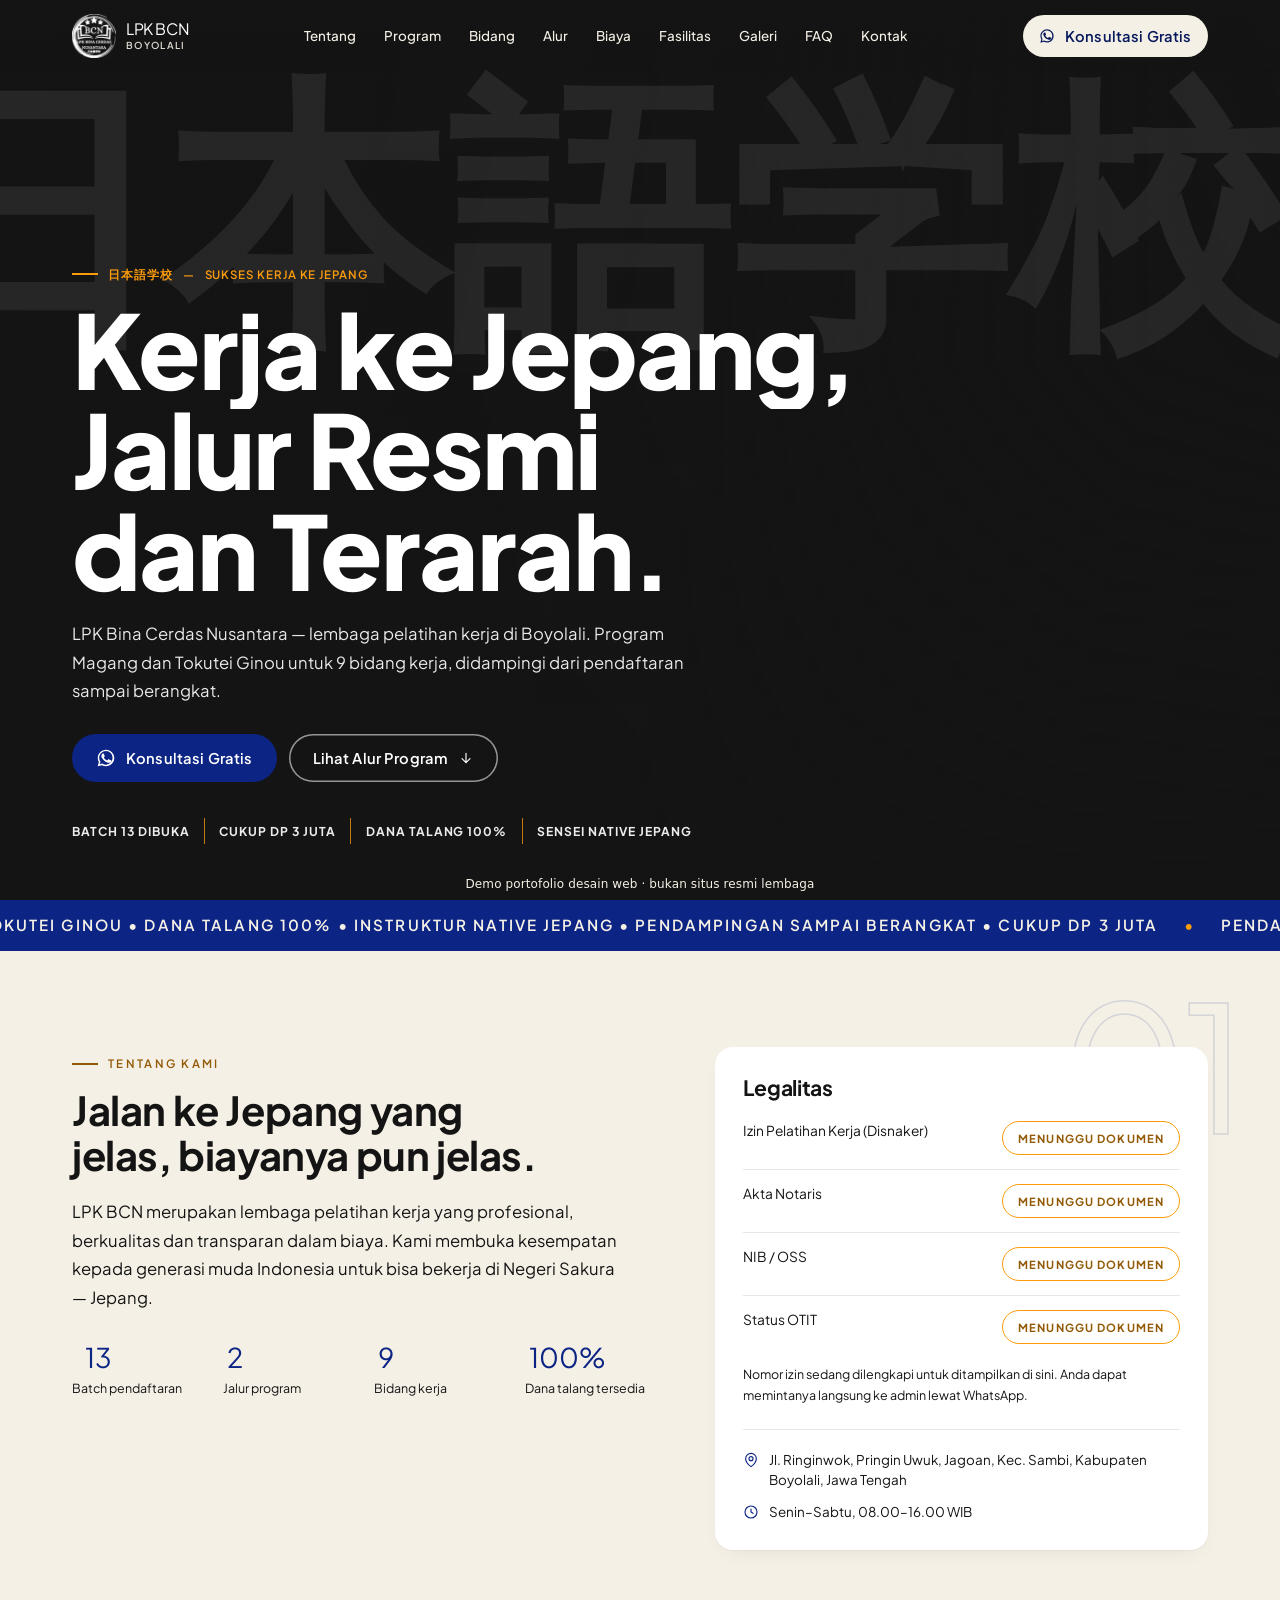
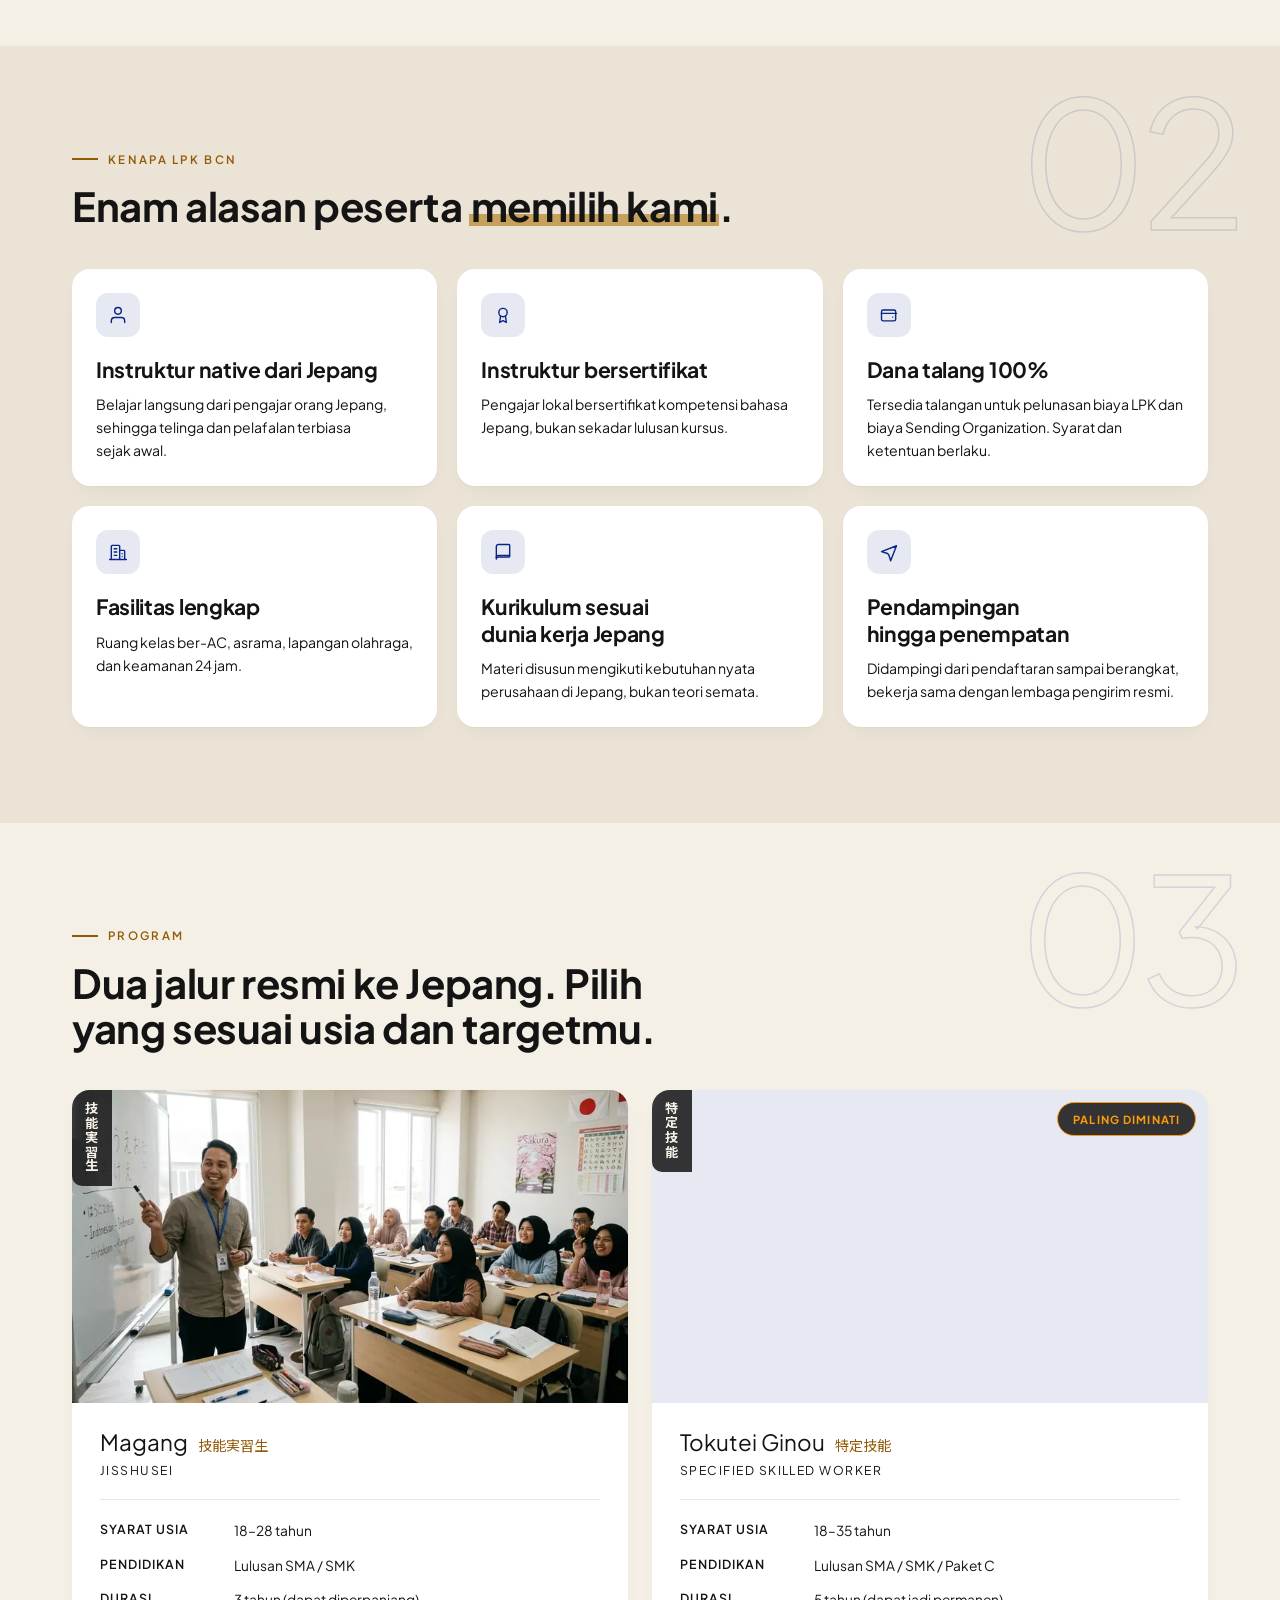
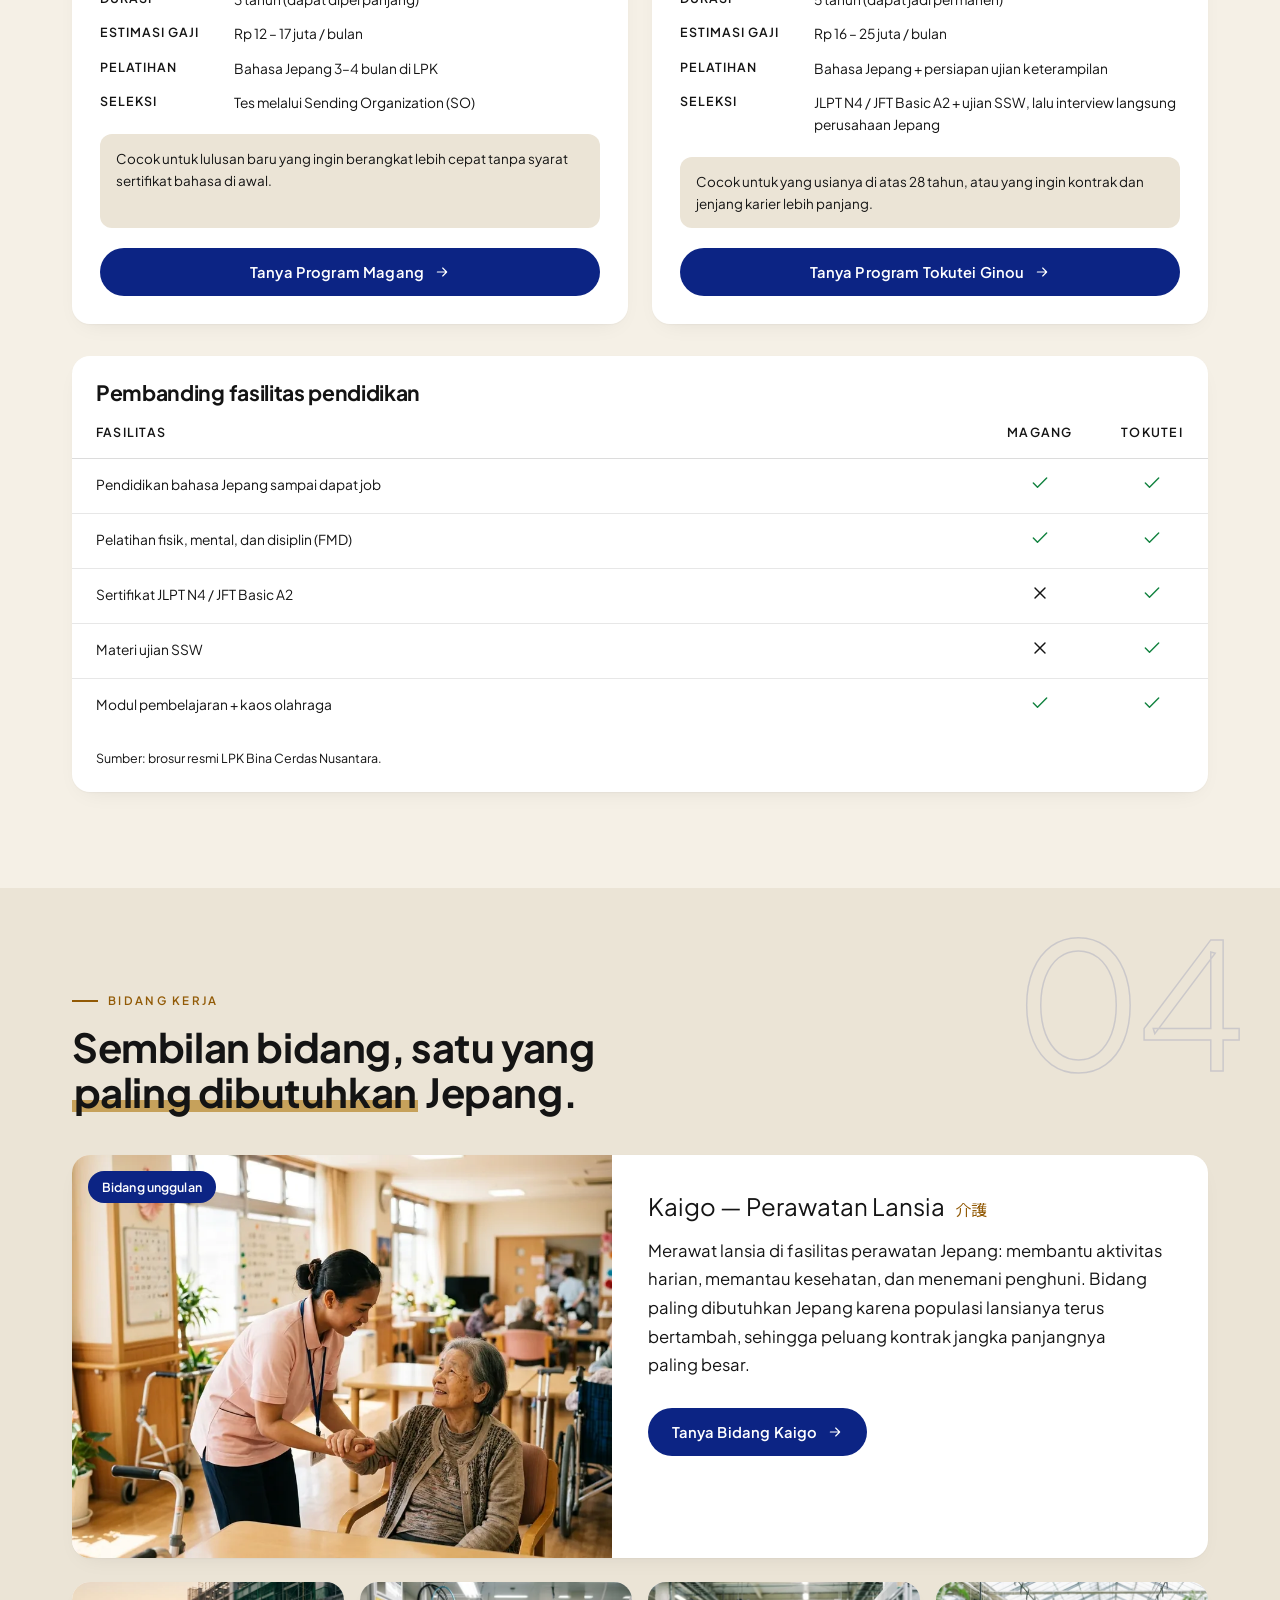
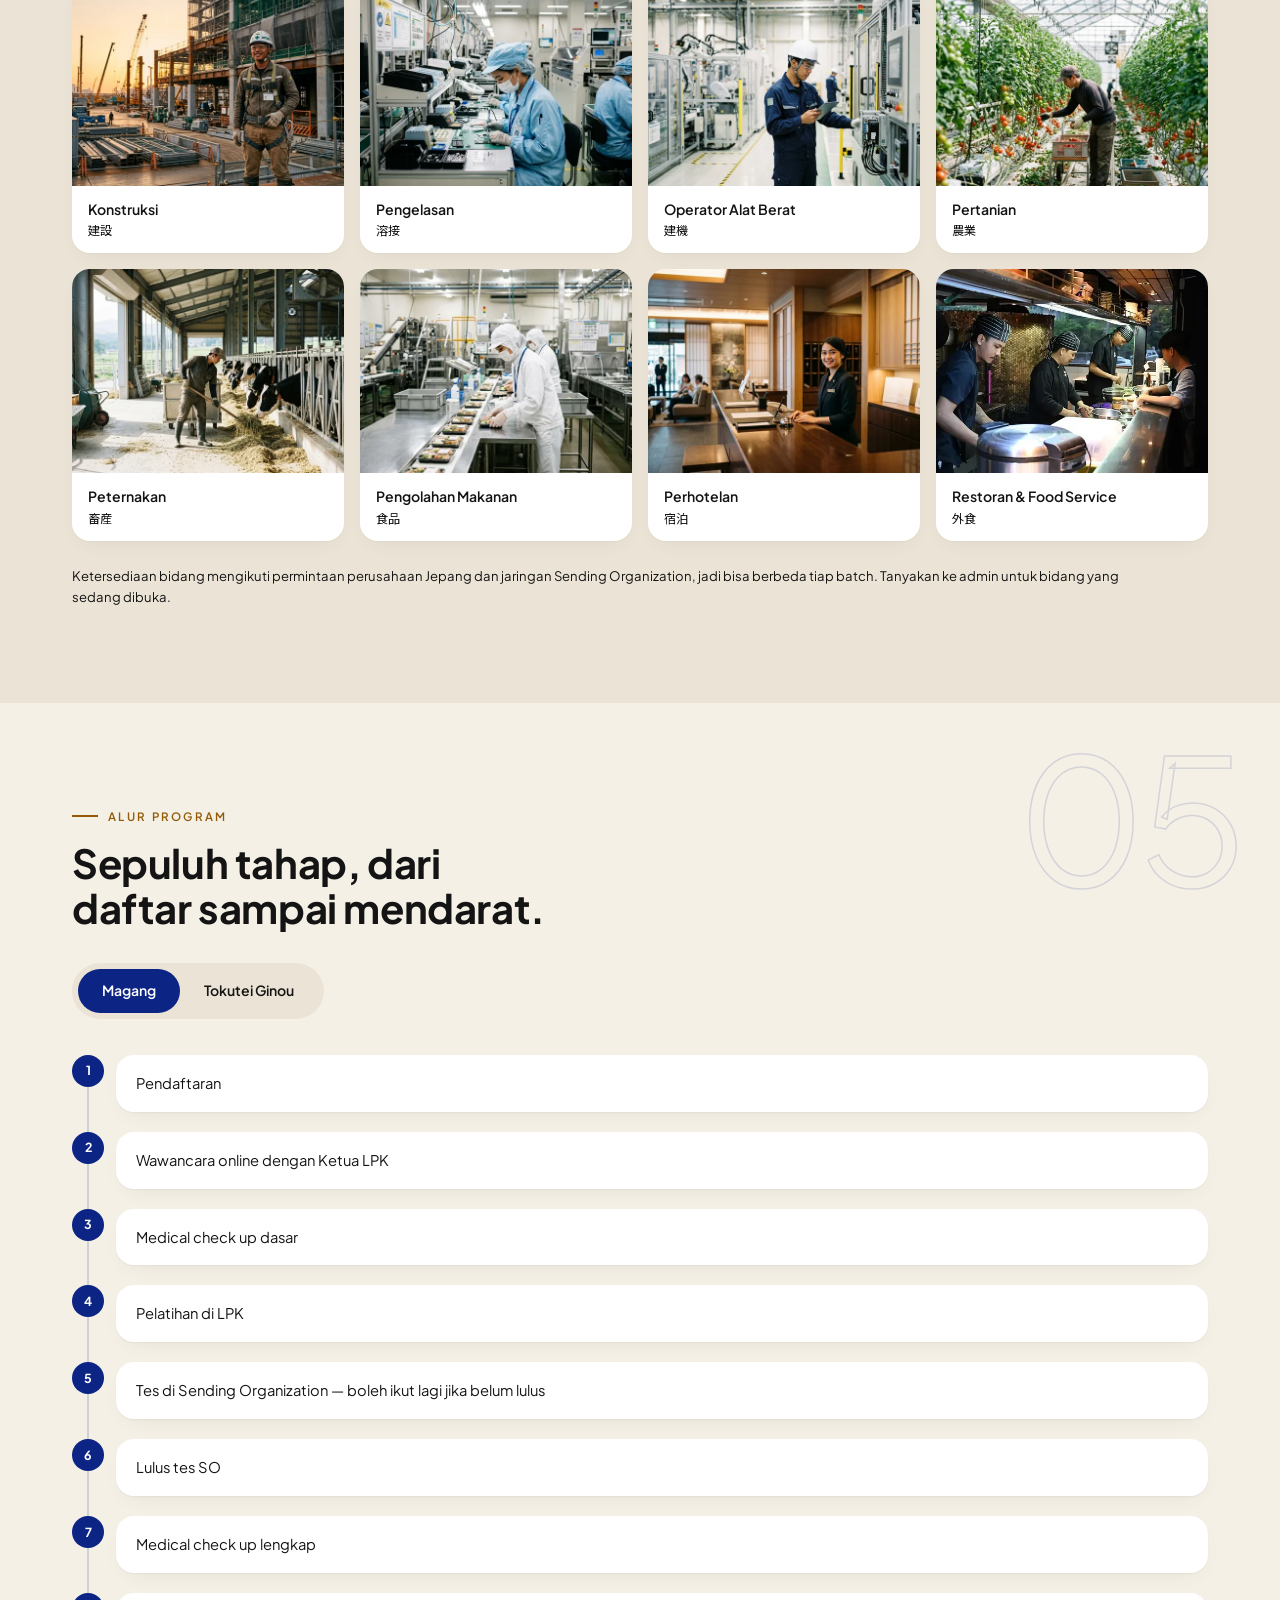
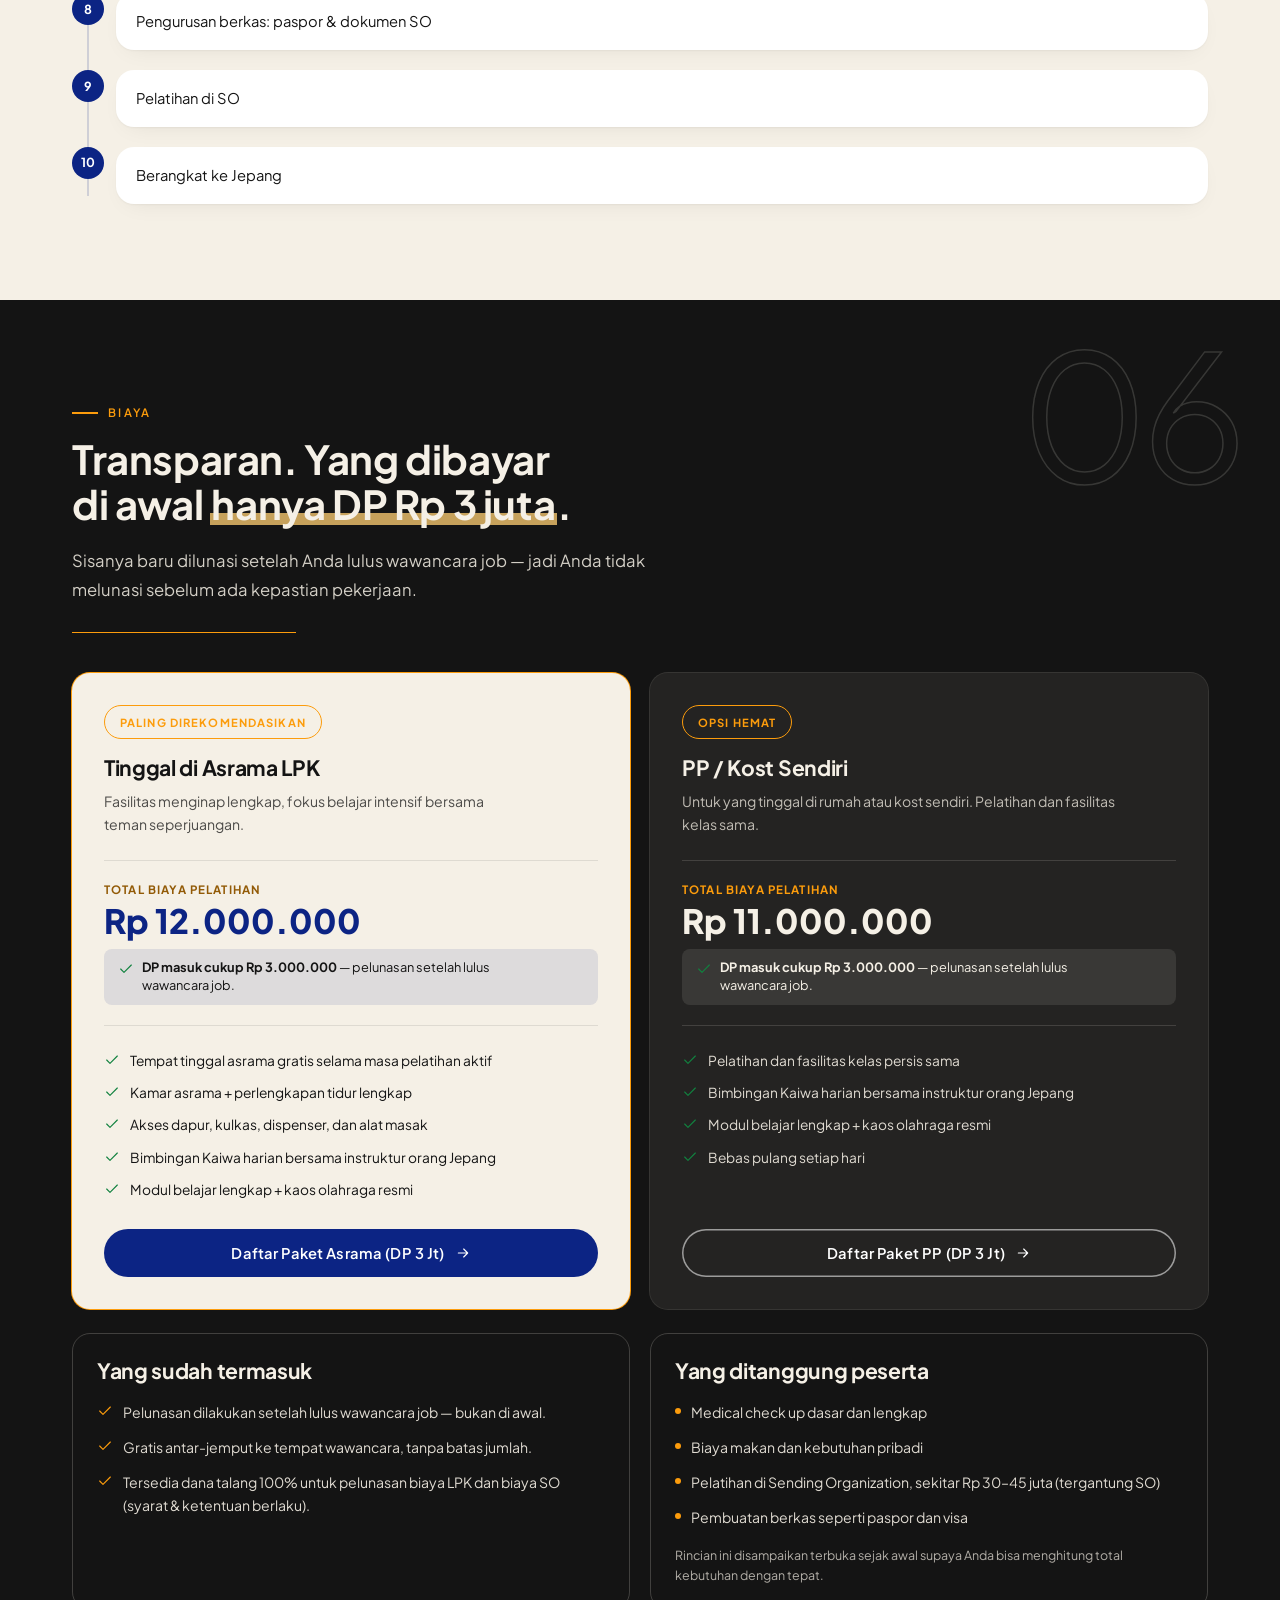
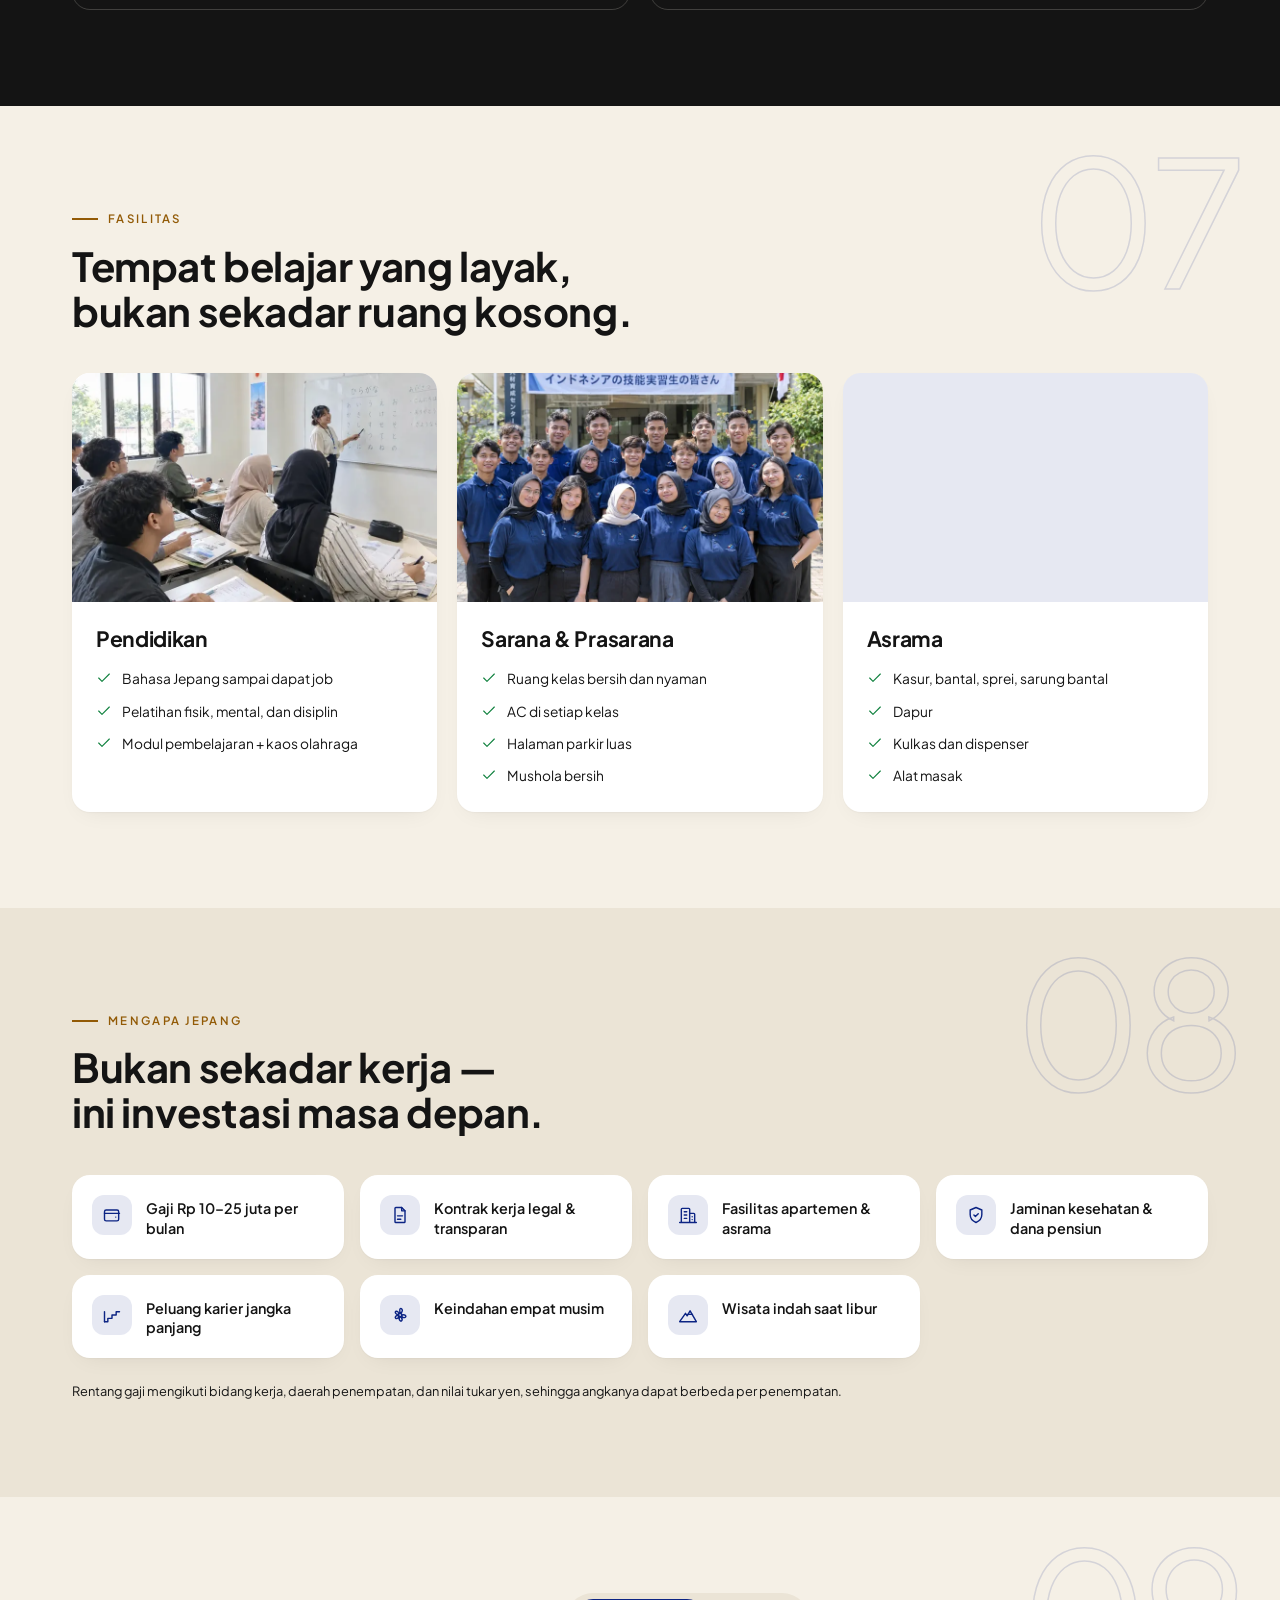
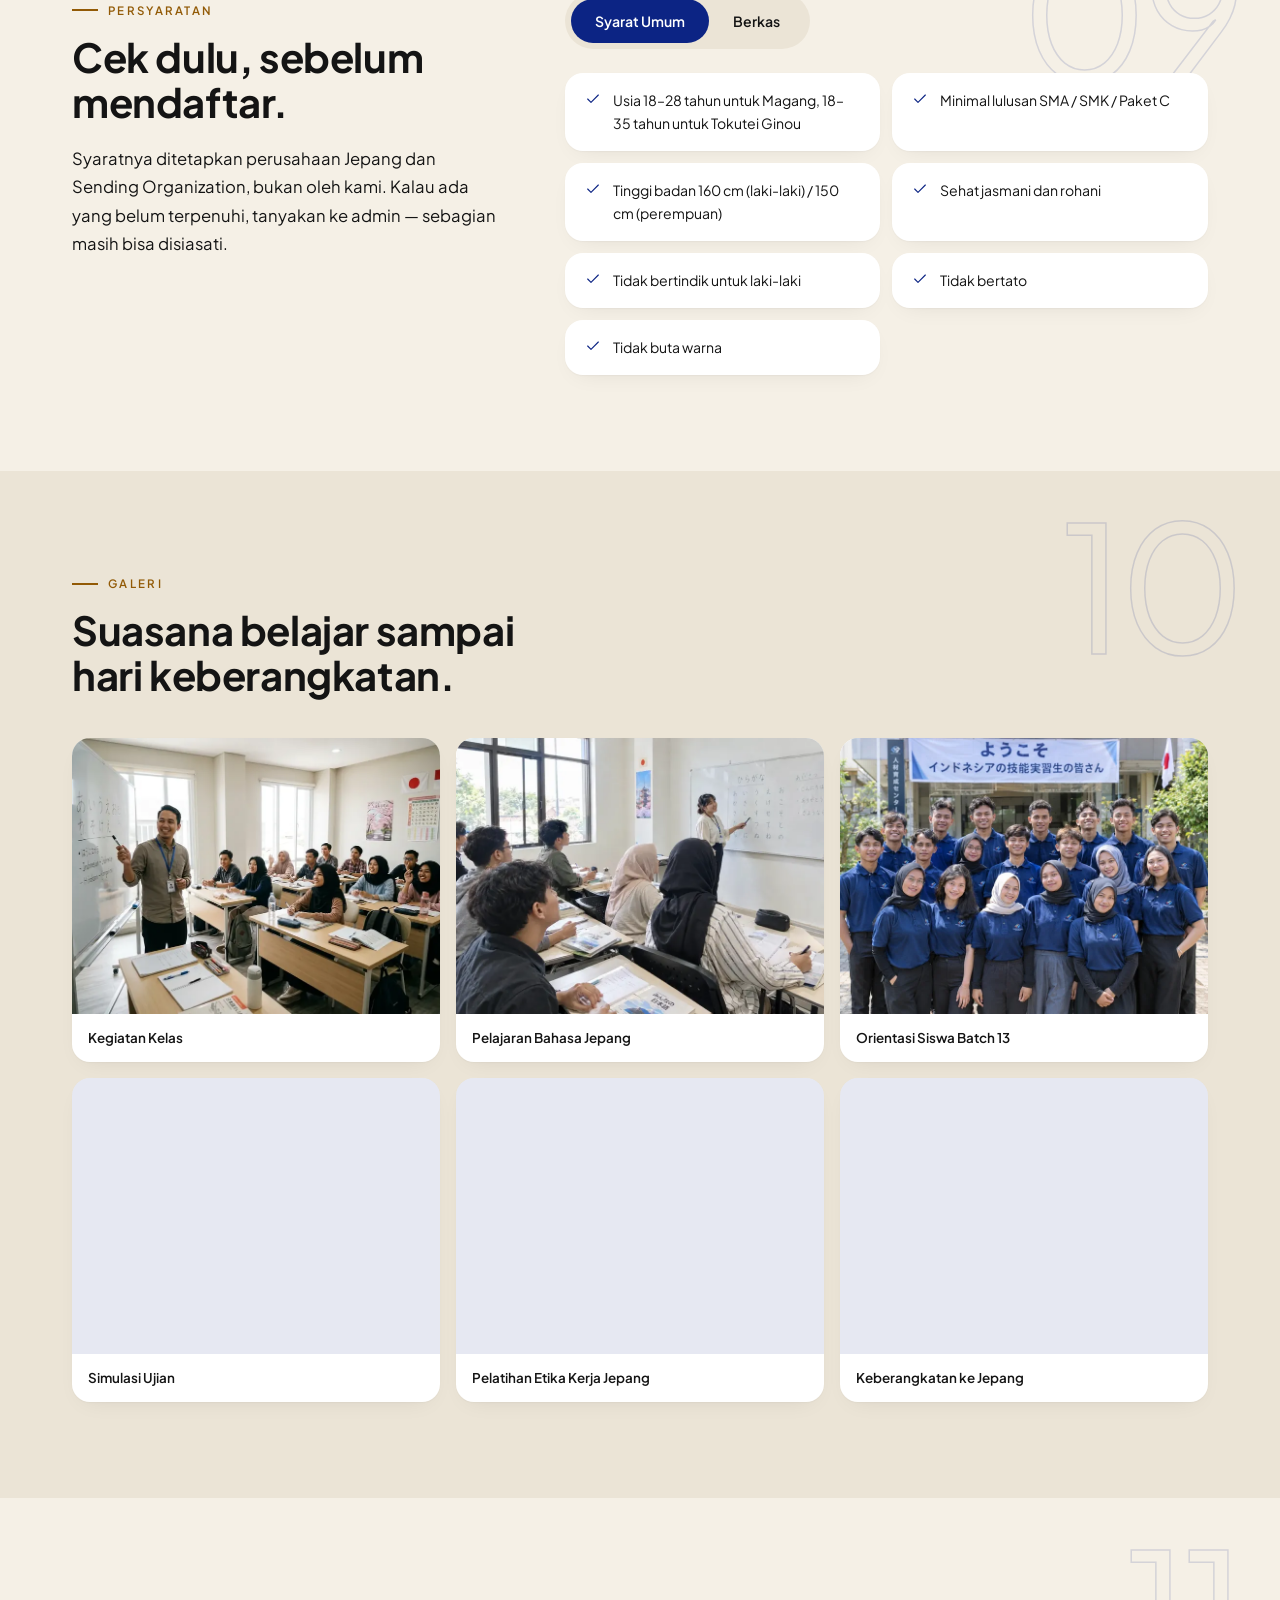
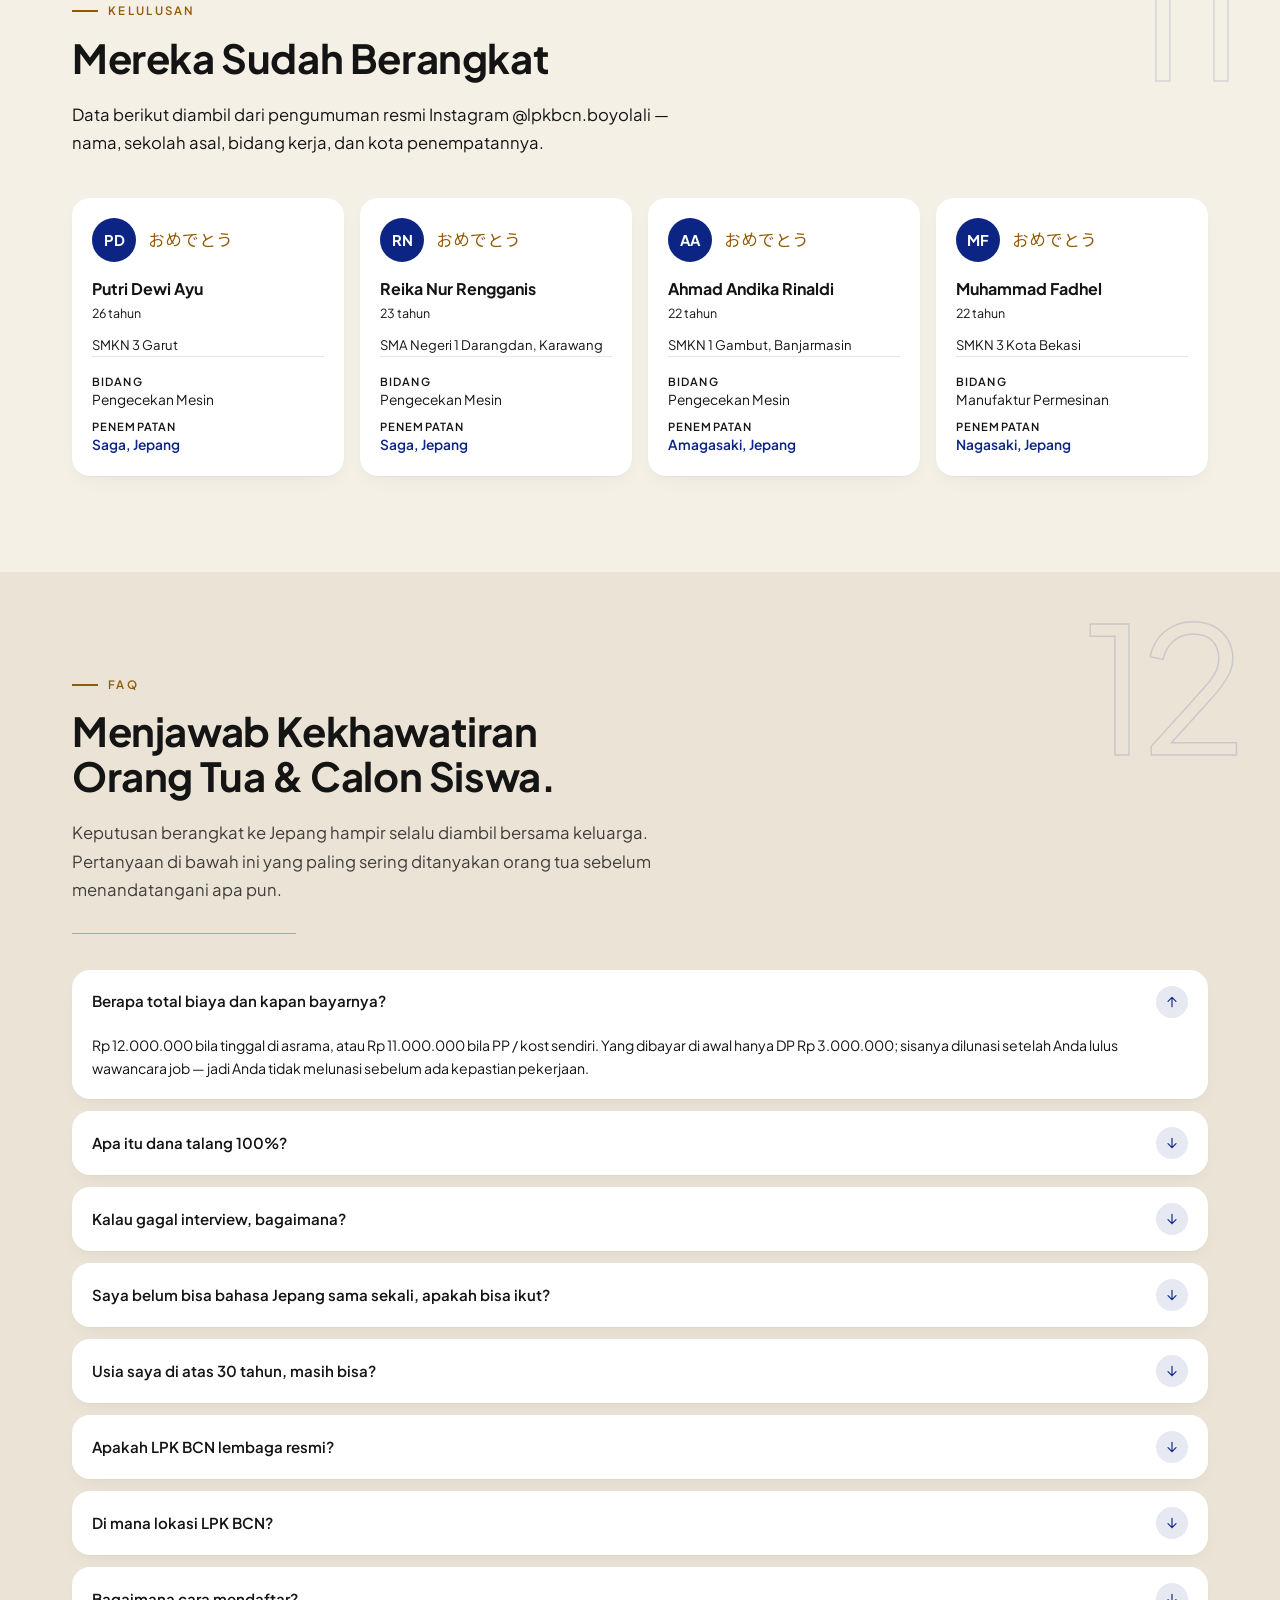
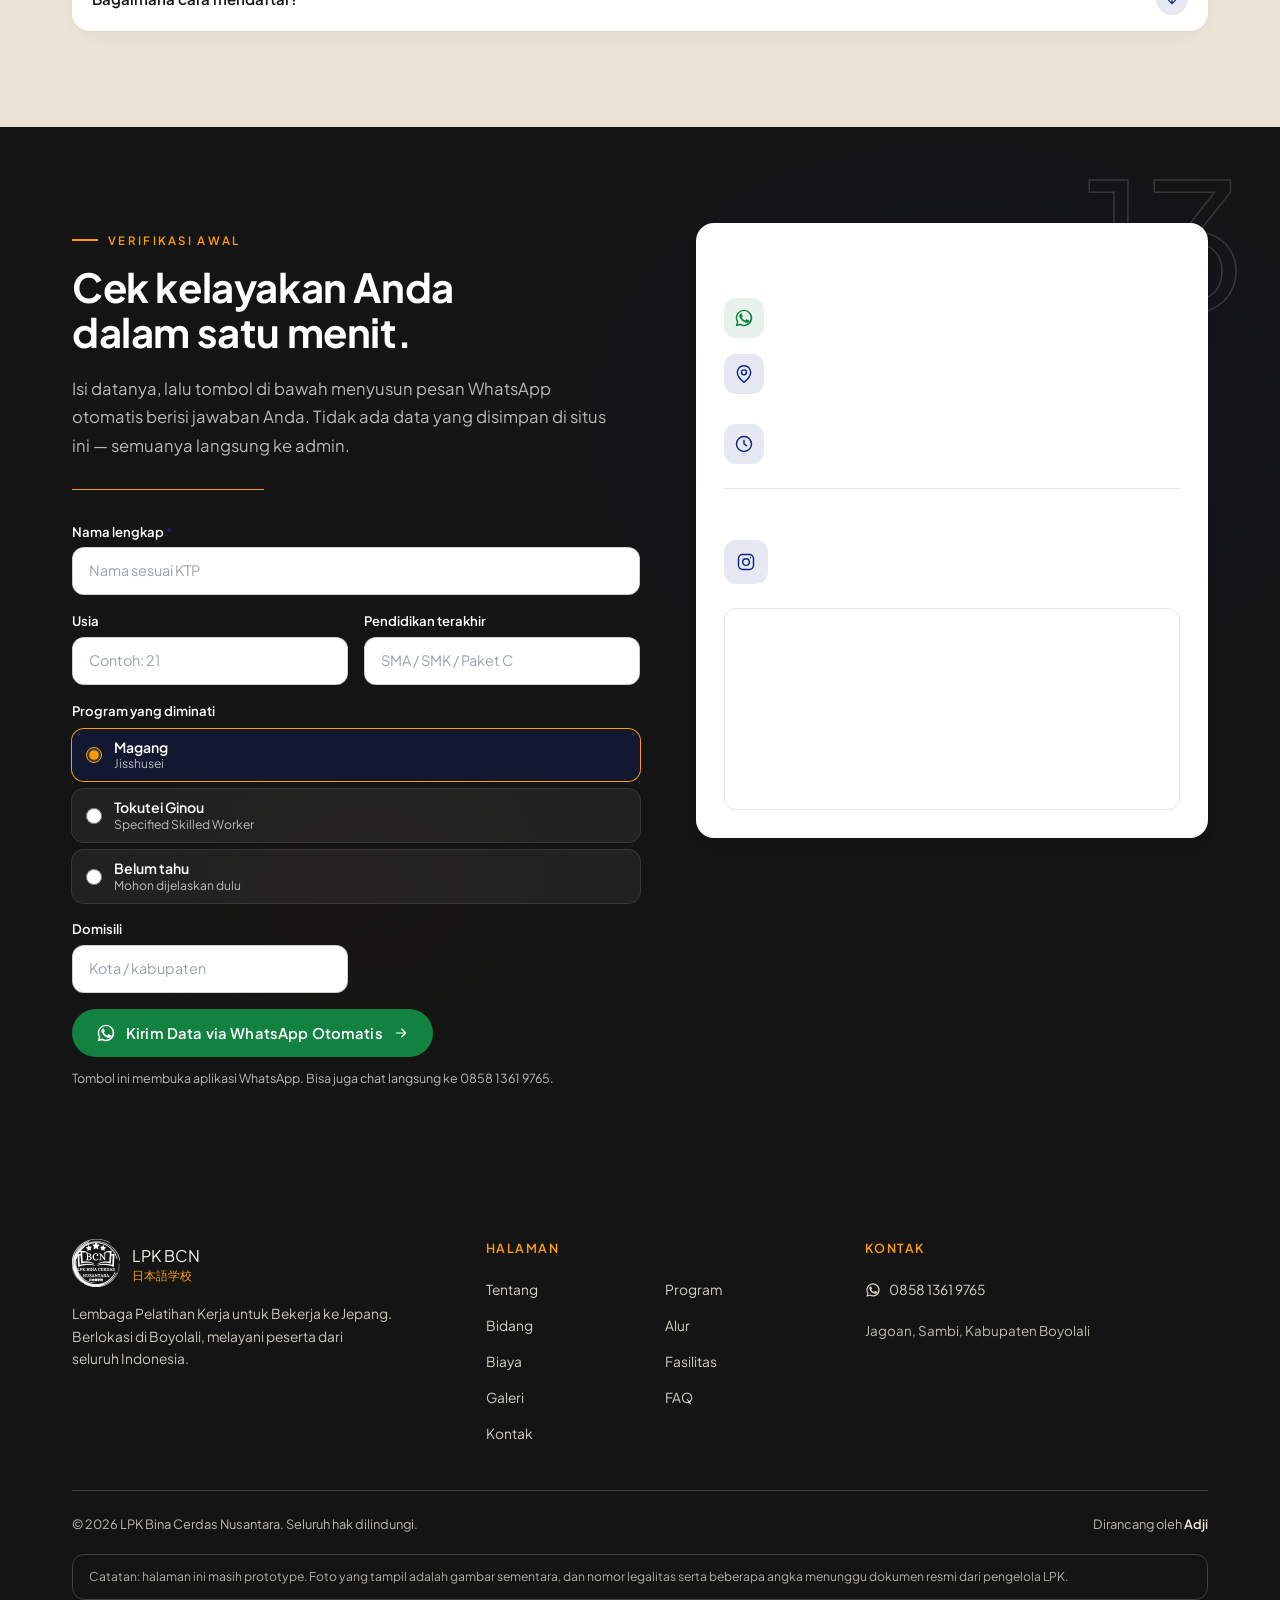
<file: index.html>
<!DOCTYPE html><html lang="id"><head><meta name="robots" content="noindex, nofollow"><meta charSet="utf-8"/><meta name="viewport" content="width=device-width, initial-scale=1"/><link rel="preload" as="image" href="/logo-nav.webp"/><link rel="stylesheet" href="/_next/static/css/77ab6aea907c85db.css" data-precedence="next"/><link rel="preload" as="script" fetchPriority="low" href="/_next/static/chunks/webpack-4eefbf6beb9f5a03.js"/><script src="/_next/static/chunks/fd9d1056-87da80e0c187477b.js" async=""></script><script src="/_next/static/chunks/117-7165dde08273ece6.js" async=""></script><script src="/_next/static/chunks/main-app-1c5ac6a471c3cc9b.js" async=""></script><script src="/_next/static/chunks/app/page-bc90a13f1006b54f.js" async=""></script><script src="/_next/static/chunks/app/layout-2546875656432e6a.js" async=""></script><link rel="preload" href="/fonts/pjs-var.woff2" as="font" type="font/woff2" crossorigin="anonymous"/><link rel="preload" href="/fonts/noto-jp-700-sub.woff2" as="font" type="font/woff2" crossorigin="anonymous"/><link rel="preload" as="image" href="/img/hero-hp.webp" media="(max-width: 767px)"/><link rel="preload" as="image" href="/img/hero-dk.webp" media="(min-width: 768px)"/><meta name="theme-color" content="#7C2D2D"/><title>LPK BCN — Kerja ke Jepang Jalur Resmi | Magang &amp; Tokutei Ginou Boyolali</title><meta name="description" content="LPK BCN Boyolali: lembaga pelatihan kerja untuk bekerja ke Jepang. Program Magang (Jisshusei) dan Tokutei Ginou, 9 bidang kerja, instruktur native Jepang. Cukup DP Rp 3 juta, dana talang 100%, didampingi sampai berangkat."/><meta name="author" content="LPK Bina Cerdas Nusantara"/><meta name="keywords" content="LPK BCN,LPK Boyolali,kerja ke Jepang,magang Jepang,Tokutei Ginou,Jisshusei,Kaigo,pelatihan bahasa Jepang Boyolali"/><meta name="robots" content="index, follow"/><meta property="og:title" content="LPK BCN — Kerja ke Jepang Jalur Resmi | Magang &amp; Tokutei Ginou Boyolali"/><meta property="og:description" content="LPK BCN Boyolali: lembaga pelatihan kerja untuk bekerja ke Jepang. Program Magang (Jisshusei) dan Tokutei Ginou, 9 bidang kerja, instruktur native Jepang. Cukup DP Rp 3 juta, dana talang 100%, didampingi sampai berangkat."/><meta property="og:site_name" content="LPK BCN"/><meta property="og:locale" content="id_ID"/><meta property="og:image" content="https://lpk-bcn.vercel.app/logo.webp"/><meta property="og:image:width" content="360"/><meta property="og:image:height" content="360"/><meta property="og:image:alt" content="Logo LPK Bina Cerdas Nusantara — 日本語学校, Lembaga Pelatihan Kerja untuk Bekerja ke Jepang"/><meta property="og:type" content="website"/><meta name="twitter:card" content="summary"/><meta name="twitter:title" content="LPK BCN — Kerja ke Jepang Jalur Resmi | Magang &amp; Tokutei Ginou Boyolali"/><meta name="twitter:description" content="LPK BCN Boyolali: lembaga pelatihan kerja untuk bekerja ke Jepang. Program Magang (Jisshusei) dan Tokutei Ginou, 9 bidang kerja, instruktur native Jepang. Cukup DP Rp 3 juta, dana talang 100%, didampingi sampai berangkat."/><meta name="twitter:image" content="https://lpk-bcn.vercel.app/logo.webp"/><meta name="twitter:image:width" content="360"/><meta name="twitter:image:height" content="360"/><meta name="twitter:image:alt" content="Logo LPK Bina Cerdas Nusantara — 日本語学校, Lembaga Pelatihan Kerja untuk Bekerja ke Jepang"/><link rel="icon" href="/icon.png"/><link rel="apple-touch-icon" href="/icon.png"/><script>(function(){try{
  if(!window.matchMedia('(prefers-reduced-motion: reduce)').matches){
    document.documentElement.classList.add('motion-ok');
  }
}catch(e){}})();</script><script type="application/ld+json">{"@context":"https://schema.org","@type":"EducationalOrganization","name":"LPK Bina Cerdas Nusantara","alternateName":"LPK BCN","description":"LPK BCN Boyolali: lembaga pelatihan kerja untuk bekerja ke Jepang. Program Magang (Jisshusei) dan Tokutei Ginou, 9 bidang kerja, instruktur native Jepang. Cukup DP Rp 3 juta, dana talang 100%, didampingi sampai berangkat.","address":{"@type":"PostalAddress","streetAddress":"Jl. Ringinwok, Pringin Uwuk, Jagoan, Kec. Sambi","addressLocality":"Kabupaten Boyolali","addressRegion":"Jawa Tengah","addressCountry":"ID"},"telephone":"+6285813619765","sameAs":["https://instagram.com/lpkbcn.boyolali"]}</script><script src="/_next/static/chunks/polyfills-42372ed130431b0a.js" noModule=""></script></head><body><a href="#isi" class="lompat">Lompat ke isi halaman</a><div class="bb " aria-hidden="true"><div class="bb-panel" style="--i:0;--sisi:1"></div><div class="bb-panel" style="--i:1;--sisi:-1"></div><div class="bb-panel" style="--i:2;--sisi:1"></div><div class="bb-panel" style="--i:3;--sisi:-1"></div><div class="bb-panel" style="--i:4;--sisi:1"></div><div class="bb-isi"><span class="jp bb-hanko">日本語学校</span><span class="bb-garis"></span><span class="bb-counter" aria-hidden="true">0</span></div></div><div class="progres-gulir" aria-hidden="true"></div><header class="fixed inset-x-0 top-0 z-40 transition-all duration-300 ease-halus bg-transparent"><div class="pointer-events-none absolute inset-0 bg-gradient-to-b from-sumi/85 via-sumi/45 to-transparent" aria-hidden="true"></div><div class="wadah relative flex h-[72px] items-center justify-between gap-4"><a href="#beranda" class="flex shrink-0 items-center gap-2.5"><img src="/logo-nav.webp" alt="" width="48" height="48" class="h-11 w-11 shrink-0" style="filter:brightness(0) invert(1)"/><span class="flex flex-col leading-none"><span class="font-display text-[0.98rem] tracking-tight transition-colors duration-300 text-white">LPK BCN</span><span class="mt-1 hidden text-[0.6rem] font-semibold uppercase tracking-[0.14em] transition-colors duration-300 sm:block text-kinari/90">Boyolali</span></span></a><nav aria-label="Navigasi utama" class="hidden lg:block"><ul class="flex items-center gap-1"><li><a href="#tentang" class="inline-flex min-h-[40px] items-center rounded-full px-3 text-[0.84rem] font-medium transition-colors duration-200 text-kinari hover:bg-white/15 hover:text-white">Tentang</a></li><li><a href="#program" class="inline-flex min-h-[40px] items-center rounded-full px-3 text-[0.84rem] font-medium transition-colors duration-200 text-kinari hover:bg-white/15 hover:text-white">Program</a></li><li><a href="#bidang" class="inline-flex min-h-[40px] items-center rounded-full px-3 text-[0.84rem] font-medium transition-colors duration-200 text-kinari hover:bg-white/15 hover:text-white">Bidang</a></li><li><a href="#alur" class="inline-flex min-h-[40px] items-center rounded-full px-3 text-[0.84rem] font-medium transition-colors duration-200 text-kinari hover:bg-white/15 hover:text-white">Alur</a></li><li><a href="#biaya" class="inline-flex min-h-[40px] items-center rounded-full px-3 text-[0.84rem] font-medium transition-colors duration-200 text-kinari hover:bg-white/15 hover:text-white">Biaya</a></li><li><a href="#fasilitas" class="inline-flex min-h-[40px] items-center rounded-full px-3 text-[0.84rem] font-medium transition-colors duration-200 text-kinari hover:bg-white/15 hover:text-white">Fasilitas</a></li><li><a href="#galeri" class="inline-flex min-h-[40px] items-center rounded-full px-3 text-[0.84rem] font-medium transition-colors duration-200 text-kinari hover:bg-white/15 hover:text-white">Galeri</a></li><li><a href="#faq" class="inline-flex min-h-[40px] items-center rounded-full px-3 text-[0.84rem] font-medium transition-colors duration-200 text-kinari hover:bg-white/15 hover:text-white">FAQ</a></li><li><a href="#kontak" class="inline-flex min-h-[40px] items-center rounded-full px-3 text-[0.84rem] font-medium transition-colors duration-200 text-kinari hover:bg-white/15 hover:text-white">Kontak</a></li></ul></nav><div class="flex shrink-0 items-center gap-2"><span class="magnet-wadah max-md:!hidden"><span class="magnet-inti"><a href="https://wa.me/6285813619765?text=Halo%20LPK%20BCN%2C%20saya%20ingin%20konsultasi%20gratis%20soal%20program%20kerja%20ke%20Jepang." target="_blank" rel="noopener noreferrer" class="btn !min-h-[42px] !px-4 text-[0.84rem] btn-terang"><svg viewBox="0 0 24 24" fill="currentColor" aria-hidden="true" class="h-4 w-4"><path d="M17.47 14.38c-.3-.15-1.75-.86-2.02-.96-.27-.1-.47-.15-.67.15-.2.3-.77.96-.95 1.16-.17.2-.35.21-.65.07-.3-.15-1.13-.42-2.15-1.33-.8-.71-1.33-1.59-1.48-1.89-.15-.3-.02-.46.13-.61.13-.13.3-.35.45-.52.15-.18.2-.3.3-.5.1-.2.05-.38-.02-.53-.08-.15-.68-1.6-.93-2.19-.24-.58-.49-.5-.67-.51h-.57c-.2 0-.52.07-.79.37-.27.3-1.03 1.01-1.03 2.46s1.06 2.86 1.21 3.06c.15.2 2.08 3.17 5.04 4.44.7.3 1.25.48 1.68.62.7.22 1.35.19 1.86.12.56-.08 1.72-.7 1.97-1.38.24-.68.24-1.26.17-1.38-.07-.12-.27-.2-.57-.35z"></path><path d="M12.04 2C6.58 2 2.13 6.45 2.13 11.91c0 1.75.46 3.46 1.32 4.96L2 22l5.25-1.38a9.86 9.86 0 0 0 4.79 1.22h.01c5.46 0 9.9-4.44 9.9-9.9C21.95 6.45 17.5 2 12.04 2zm0 18.02a8.2 8.2 0 0 1-4.17-1.14l-.3-.18-3.1.81.83-3.03-.2-.31a8.16 8.16 0 0 1-1.25-4.36c0-4.54 3.7-8.23 8.24-8.23a8.23 8.23 0 0 1 .01 16.44z"></path></svg>Konsultasi Gratis</a></span></span><button type="button" aria-label="Buka menu navigasi" aria-expanded="false" class="inline-flex h-11 w-11 items-center justify-center rounded-full transition-colors lg:hidden text-white hover:bg-white/15"><svg viewBox="0 0 24 24" fill="none" stroke="currentColor" stroke-width="1.7" stroke-linecap="round" stroke-linejoin="round" aria-hidden="true" class="h-6 w-6"><path d="M4 7h16M4 12h16M4 17h16"></path></svg></button></div></div></header><div class="fixed inset-0 z-50 bg-sumi transition-opacity duration-300 lg:hidden pointer-events-none opacity-0" aria-hidden="true" inert=""><div class="gelap wadah flex h-[72px] items-center justify-between"><span class="font-display text-[0.98rem] text-kinari">LPK BCN</span><button type="button" aria-label="Tutup menu navigasi" class="inline-flex h-11 w-11 items-center justify-center rounded-full text-kinari hover:bg-white/10"><svg viewBox="0 0 24 24" fill="none" stroke="currentColor" stroke-width="1.7" stroke-linecap="round" stroke-linejoin="round" aria-hidden="true" class="h-6 w-6"><path d="M18 6 6 18M6 6l12 12"></path></svg></button></div><nav aria-label="Navigasi ponsel" class="gelap wadah mt-4"><ul class="flex flex-col"><li class="border-b border-kinari/15"><a href="#tentang" class="flex min-h-[56px] items-center font-display text-xl text-kinari">Tentang</a></li><li class="border-b border-kinari/15"><a href="#program" class="flex min-h-[56px] items-center font-display text-xl text-kinari">Program</a></li><li class="border-b border-kinari/15"><a href="#bidang" class="flex min-h-[56px] items-center font-display text-xl text-kinari">Bidang</a></li><li class="border-b border-kinari/15"><a href="#alur" class="flex min-h-[56px] items-center font-display text-xl text-kinari">Alur</a></li><li class="border-b border-kinari/15"><a href="#biaya" class="flex min-h-[56px] items-center font-display text-xl text-kinari">Biaya</a></li><li class="border-b border-kinari/15"><a href="#fasilitas" class="flex min-h-[56px] items-center font-display text-xl text-kinari">Fasilitas</a></li><li class="border-b border-kinari/15"><a href="#galeri" class="flex min-h-[56px] items-center font-display text-xl text-kinari">Galeri</a></li><li class="border-b border-kinari/15"><a href="#faq" class="flex min-h-[56px] items-center font-display text-xl text-kinari">FAQ</a></li><li class="border-b border-kinari/15"><a href="#kontak" class="flex min-h-[56px] items-center font-display text-xl text-kinari">Kontak</a></li></ul><a href="https://wa.me/6285813619765?text=Halo%20LPK%20BCN%2C%20saya%20ingin%20konsultasi%20gratis%20soal%20program%20kerja%20ke%20Jepang." target="_blank" rel="noopener noreferrer" class="btn btn-wa mt-7 w-full"><svg viewBox="0 0 24 24" fill="currentColor" aria-hidden="true" class="h-5 w-5"><path d="M17.47 14.38c-.3-.15-1.75-.86-2.02-.96-.27-.1-.47-.15-.67.15-.2.3-.77.96-.95 1.16-.17.2-.35.21-.65.07-.3-.15-1.13-.42-2.15-1.33-.8-.71-1.33-1.59-1.48-1.89-.15-.3-.02-.46.13-.61.13-.13.3-.35.45-.52.15-.18.2-.3.3-.5.1-.2.05-.38-.02-.53-.08-.15-.68-1.6-.93-2.19-.24-.58-.49-.5-.67-.51h-.57c-.2 0-.52.07-.79.37-.27.3-1.03 1.01-1.03 2.46s1.06 2.86 1.21 3.06c.15.2 2.08 3.17 5.04 4.44.7.3 1.25.48 1.68.62.7.22 1.35.19 1.86.12.56-.08 1.72-.7 1.97-1.38.24-.68.24-1.26.17-1.38-.07-.12-.27-.2-.57-.35z"></path><path d="M12.04 2C6.58 2 2.13 6.45 2.13 11.91c0 1.75.46 3.46 1.32 4.96L2 22l5.25-1.38a9.86 9.86 0 0 0 4.79 1.22h.01c5.46 0 9.9-4.44 9.9-9.9C21.95 6.45 17.5 2 12.04 2zm0 18.02a8.2 8.2 0 0 1-4.17-1.14l-.3-.18-3.1.81.83-3.03-.2-.31a8.16 8.16 0 0 1-1.25-4.36c0-4.54 3.7-8.23 8.24-8.23a8.23 8.23 0 0 1 .01 16.44z"></path></svg>Konsultasi Gratis</a></nav></div><main id="isi"><section id="beranda" class="relative isolate overflow-hidden bg-sumi "><div class="relative overflow-hidden md:absolute md:inset-0"><div class="parallax h-full"><picture><source media="(min-width: 768px)" srcSet="/img/hero-dk.webp"/><img src="/img/hero-hp.webp" alt="Peserta LPK BCN dan keluarga saat keberangkatan ke Jepang di bandara" width="780" height="439" fetchPriority="high" decoding="async" class="hero-img aspect-[16/9] w-full object-cover md:aspect-auto md:h-full"/></picture></div></div><div class="hero-tirai3" aria-hidden="true"></div><div class="pointer-events-none absolute inset-0 z-[2] hidden md:block" aria-hidden="true"><div class="parallax absolute inset-0"><span class="jp jp-nowrap hero-watermark absolute right-[-1%] top-[6%] select-none text-[22vw] font-bold leading-none text-white/[0.08]">日本語学校</span></div></div><div class="relative z-10 flex min-h-0 flex-col justify-end bg-sumi px-5 pb-10 pt-8 md:min-h-[100svh] md:bg-transparent md:px-0 md:pb-14 md:pt-[22vh]"><div class="wadah w-full"><div class="max-w-[54rem]"><p class="jp text-gold opacity-0" style="--rv-delay:0ms"><span class="eyebrow"><span class="jp-nowrap">日本語学校</span><span class="jp-nowrap">—</span> Sukses Kerja ke Jepang</span></p><h1 class="sampul mt-4 text-white " style="--stag:90ms"><span class="mask"><span class="w" style="--i:0">Kerja</span></span> <span class="mask"><span class="w" style="--i:1">ke</span></span> <span class="mask"><span class="w" style="--i:2">Jepang,</span></span> <span class="mask"><span class="w" style="--i:3">Jalur</span></span> <span class="mask"><span class="w" style="--i:4">Resmi</span></span> <span class="mask"><span class="w" style="--i:5">dan</span></span> <span class="mask"><span class="w" style="--i:6">Terarah.</span></span></h1><p class="lead mt-5 max-w-[42rem] text-white/90 opacity-0" style="--rv-delay:640ms">LPK Bina Cerdas Nusantara<!-- --> — lembaga pelatihan kerja di <!-- -->Boyolali<!-- -->. Program Magang dan Tokutei Ginou untuk 9 bidang kerja, didampingi dari pendaftaran sampai berangkat.</p><div class="mt-7 flex flex-col gap-3 sm:flex-row sm:items-center opacity-0" style="--rv-delay:760ms"><span class="magnet-wadah "><span class="magnet-inti"><a href="https://wa.me/6285813619765?text=Halo%20LPK%20BCN%2C%20saya%20ingin%20konsultasi%20gratis%20soal%20program%20kerja%20ke%20Jepang." target="_blank" rel="noopener noreferrer" class="btn btn-ai"><svg viewBox="0 0 24 24" fill="currentColor" aria-hidden="true" class="h-5 w-5"><path d="M17.47 14.38c-.3-.15-1.75-.86-2.02-.96-.27-.1-.47-.15-.67.15-.2.3-.77.96-.95 1.16-.17.2-.35.21-.65.07-.3-.15-1.13-.42-2.15-1.33-.8-.71-1.33-1.59-1.48-1.89-.15-.3-.02-.46.13-.61.13-.13.3-.35.45-.52.15-.18.2-.3.3-.5.1-.2.05-.38-.02-.53-.08-.15-.68-1.6-.93-2.19-.24-.58-.49-.5-.67-.51h-.57c-.2 0-.52.07-.79.37-.27.3-1.03 1.01-1.03 2.46s1.06 2.86 1.21 3.06c.15.2 2.08 3.17 5.04 4.44.7.3 1.25.48 1.68.62.7.22 1.35.19 1.86.12.56-.08 1.72-.7 1.97-1.38.24-.68.24-1.26.17-1.38-.07-.12-.27-.2-.57-.35z"></path><path d="M12.04 2C6.58 2 2.13 6.45 2.13 11.91c0 1.75.46 3.46 1.32 4.96L2 22l5.25-1.38a9.86 9.86 0 0 0 4.79 1.22h.01c5.46 0 9.9-4.44 9.9-9.9C21.95 6.45 17.5 2 12.04 2zm0 18.02a8.2 8.2 0 0 1-4.17-1.14l-.3-.18-3.1.81.83-3.03-.2-.31a8.16 8.16 0 0 1-1.25-4.36c0-4.54 3.7-8.23 8.24-8.23a8.23 8.23 0 0 1 .01 16.44z"></path></svg>Konsultasi Gratis</a></span></span><a href="#alur" class="btn btn-outline-putih">Lihat Alur Program<svg viewBox="0 0 24 24" fill="none" stroke="currentColor" stroke-width="1.7" stroke-linecap="round" stroke-linejoin="round" aria-hidden="true" class="h-4 w-4"><path d="M12 5v14M6 13l6 6 6-6"></path></svg></a></div></div><ul class="baris-meta mt-9 opacity-0" style="--rv-delay:880ms"><li>Batch 13 Dibuka</li><li>Cukup DP 3 Juta</li><li>Dana Talang 100%</li><li>Sensei Native Jepang</li></ul></div></div></section><div class="sv-bingkai "><div class="sv-trek"><span class="sv-satu" aria-hidden="false">PENDAFTARAN DIBUKA — BATCH 13  •  MAGANG &amp; TOKUTEI GINOU  •  DANA TALANG 100%  •  INSTRUKTUR NATIVE JEPANG  •  PENDAMPINGAN SAMPAI BERANGKAT  •  CUKUP DP 3 JUTA<span class="sv-pemisah" aria-hidden="true">•</span></span><span class="sv-satu" aria-hidden="true">PENDAFTARAN DIBUKA — BATCH 13  •  MAGANG &amp; TOKUTEI GINOU  •  DANA TALANG 100%  •  INSTRUKTUR NATIVE JEPANG  •  PENDAMPINGAN SAMPAI BERANGKAT  •  CUKUP DP 3 JUTA<span class="sv-pemisah">•</span></span><span class="sv-satu" aria-hidden="true">PENDAFTARAN DIBUKA — BATCH 13  •  MAGANG &amp; TOKUTEI GINOU  •  DANA TALANG 100%  •  INSTRUKTUR NATIVE JEPANG  •  PENDAMPINGAN SAMPAI BERANGKAT  •  CUKUP DP 3 JUTA<span class="sv-pemisah">•</span></span><span class="sv-satu" aria-hidden="true">PENDAFTARAN DIBUKA — BATCH 13  •  MAGANG &amp; TOKUTEI GINOU  •  DANA TALANG 100%  •  INSTRUKTUR NATIVE JEPANG  •  PENDAMPINGAN SAMPAI BERANGKAT  •  CUKUP DP 3 JUTA<span class="sv-pemisah">•</span></span></div></div><section id="tentang" class="relative overflow-hidden bg-kinari py-16 lg:py-24"><div class="wadah relative grid gap-10 lg:grid-cols-[1fr_0.85fr] lg:gap-16"><span class="nomor-bab" aria-hidden="true">01</span><div class="rv-kiri " style="--rv-delay:0ms"><p class="eyebrow text-gold-teks">Tentang Kami</p><h2 class="h2 mt-4 text-sumi">Jalan ke Jepang yang jelas, biayanya pun jelas.</h2><p class="lead mt-5 text-sumi-lembut">LPK BCN merupakan lembaga pelatihan kerja yang profesional, berkualitas dan transparan dalam biaya. Kami membuka kesempatan kepada generasi muda Indonesia untuk bisa bekerja di Negeri Sakura — Jepang.</p><dl class="mt-8 grid grid-cols-2 gap-x-6 gap-y-7 sm:grid-cols-4"><div><dt class="font-display text-[1.7rem] leading-none text-ai"><span data-angka="13" data-selesai="0" class="inline-block text-right [font-variant-numeric:tabular-nums]" style="min-width:2ch">0</span></dt><dd class="mt-2 text-[0.78rem] leading-snug text-sumi-lembut">Batch pendaftaran</dd></div><div><dt class="font-display text-[1.7rem] leading-none text-ai"><span data-angka="2" data-selesai="0" class="inline-block text-right [font-variant-numeric:tabular-nums]" style="min-width:1ch">0</span></dt><dd class="mt-2 text-[0.78rem] leading-snug text-sumi-lembut">Jalur program</dd></div><div><dt class="font-display text-[1.7rem] leading-none text-ai"><span data-angka="9" data-selesai="0" class="inline-block text-right [font-variant-numeric:tabular-nums]" style="min-width:1ch">0</span></dt><dd class="mt-2 text-[0.78rem] leading-snug text-sumi-lembut">Bidang kerja</dd></div><div><dt class="font-display text-[1.7rem] leading-none text-ai"><span data-angka="100" data-selesai="0" class="inline-block text-right [font-variant-numeric:tabular-nums]" style="min-width:4ch">0<!-- -->%</span></dt><dd class="mt-2 text-[0.78rem] leading-snug text-sumi-lembut">Dana talang tersedia</dd></div></dl></div><div class="rv-kanan " style="--rv-delay:110ms"><div class="kartu p-6 lg:p-7"><h3 class="h3 text-sumi">Legalitas</h3><ul class="mt-5 space-y-3.5"><li class="flex items-start justify-between gap-4 border-b border-sumi/10 pb-3.5 last:border-0 last:pb-0"><span class="text-[0.86rem] text-sumi">Izin Pelatihan Kerja (Disnaker)</span><span class="hanko shrink-0">Menunggu dokumen</span></li><li class="flex items-start justify-between gap-4 border-b border-sumi/10 pb-3.5 last:border-0 last:pb-0"><span class="text-[0.86rem] text-sumi">Akta Notaris</span><span class="hanko shrink-0">Menunggu dokumen</span></li><li class="flex items-start justify-between gap-4 border-b border-sumi/10 pb-3.5 last:border-0 last:pb-0"><span class="text-[0.86rem] text-sumi">NIB / OSS</span><span class="hanko shrink-0">Menunggu dokumen</span></li><li class="flex items-start justify-between gap-4 border-b border-sumi/10 pb-3.5 last:border-0 last:pb-0"><span class="text-[0.86rem] text-sumi">Status OTIT</span><span class="hanko shrink-0">Menunggu dokumen</span></li></ul><p class="mt-5 text-[0.78rem] leading-relaxed text-sumi-lembut">Nomor izin sedang dilengkapi untuk ditampilkan di sini. Anda dapat memintanya langsung ke admin lewat WhatsApp.</p><div class="mt-6 space-y-3 border-t border-sumi/10 pt-5"><p class="flex items-start gap-2.5 text-[0.84rem] text-sumi"><svg viewBox="0 0 24 24" fill="none" stroke="currentColor" stroke-width="1.7" stroke-linecap="round" stroke-linejoin="round" aria-hidden="true" class="mt-0.5 h-4 w-4 shrink-0 text-ai"><path d="M20 10c0 6-8 12-8 12s-8-6-8-12a8 8 0 0 1 16 0Z"></path><circle cx="12" cy="10" r="3"></circle></svg>Jl. Ringinwok, Pringin Uwuk, Jagoan, Kec. Sambi, Kabupaten Boyolali, Jawa Tengah</p><p class="flex items-center gap-2.5 text-[0.84rem] text-sumi"><svg viewBox="0 0 24 24" fill="none" stroke="currentColor" stroke-width="1.7" stroke-linecap="round" stroke-linejoin="round" aria-hidden="true" class="h-4 w-4 shrink-0 text-ai"><circle cx="12" cy="12" r="9"></circle><path d="M12 7.5V12l3 2"></path></svg>Senin–Sabtu, 08.00–16.00 WIB</p></div></div></div></div></section><section class="relative overflow-hidden bg-kinari-tua py-16 lg:py-24"><div class="wadah relative"><span class="nomor-bab" aria-hidden="true">02</span><div class="rv "><p class="eyebrow text-gold-teks">Kenapa <!-- -->LPK BCN</p><h2 class="h2 mt-4 max-w-[30ch] text-sumi">Enam alasan peserta <span class="sapu">memilih kami</span>.</h2></div><ul class="mt-10 grid gap-5 sm:grid-cols-2 lg:grid-cols-3"><li class="rv "><div class="spotlight kartu kartu-lift kilau h-full p-6"><div class="flex h-11 w-11 items-center justify-center rounded-xl bg-ai/10 text-ai"><svg viewBox="0 0 24 24" fill="none" stroke="currentColor" stroke-width="1.7" stroke-linecap="round" stroke-linejoin="round" aria-hidden="true" class="h-5 w-5"><path d="M20 21v-2a4 4 0 0 0-4-4H8a4 4 0 0 0-4 4v2"></path><circle cx="12" cy="7" r="4"></circle></svg></div><h3 class="h3 mt-5 text-sumi">Instruktur native dari Jepang</h3><p class="mt-2.5 text-[0.88rem] leading-relaxed text-sumi-lembut">Belajar langsung dari pengajar orang Jepang, sehingga telinga dan pelafalan terbiasa sejak awal.</p></div></li><li class="rv "><div class="spotlight kartu kartu-lift kilau h-full p-6"><div class="flex h-11 w-11 items-center justify-center rounded-xl bg-ai/10 text-ai"><svg viewBox="0 0 24 24" fill="none" stroke="currentColor" stroke-width="1.7" stroke-linecap="round" stroke-linejoin="round" aria-hidden="true" class="h-5 w-5"><circle cx="12" cy="9" r="5"></circle><path d="M9 13.5 8 21l4-2.2L16 21l-1-7.5"></path></svg></div><h3 class="h3 mt-5 text-sumi">Instruktur bersertifikat</h3><p class="mt-2.5 text-[0.88rem] leading-relaxed text-sumi-lembut">Pengajar lokal bersertifikat kompetensi bahasa Jepang, bukan sekadar lulusan kursus.</p></div></li><li class="rv "><div class="spotlight kartu kartu-lift kilau h-full p-6"><div class="flex h-11 w-11 items-center justify-center rounded-xl bg-ai/10 text-ai"><svg viewBox="0 0 24 24" fill="none" stroke="currentColor" stroke-width="1.7" stroke-linecap="round" stroke-linejoin="round" aria-hidden="true" class="h-5 w-5"><path d="M3 8a2 2 0 0 1 2-2h13a2 2 0 0 1 2 2v9a2 2 0 0 1-2 2H5a2 2 0 0 1-2-2V8Z"></path><path d="M3 10h18M16.5 14.5h.01"></path></svg></div><h3 class="h3 mt-5 text-sumi">Dana talang 100%</h3><p class="mt-2.5 text-[0.88rem] leading-relaxed text-sumi-lembut">Tersedia talangan untuk pelunasan biaya LPK dan biaya Sending Organization. Syarat dan ketentuan berlaku.</p></div></li><li class="rv "><div class="spotlight kartu kartu-lift kilau h-full p-6"><div class="flex h-11 w-11 items-center justify-center rounded-xl bg-ai/10 text-ai"><svg viewBox="0 0 24 24" fill="none" stroke="currentColor" stroke-width="1.7" stroke-linecap="round" stroke-linejoin="round" aria-hidden="true" class="h-5 w-5"><path d="M4 21V5a1 1 0 0 1 1-1h8a1 1 0 0 1 1 1v16M14 21V10h5a1 1 0 0 1 1 1v10M2 21h20"></path><path d="M7.5 8h3M7.5 12h3M7.5 16h3M17 14h.01M17 17.5h.01"></path></svg></div><h3 class="h3 mt-5 text-sumi">Fasilitas lengkap</h3><p class="mt-2.5 text-[0.88rem] leading-relaxed text-sumi-lembut">Ruang kelas ber-AC, asrama, lapangan olahraga, dan keamanan 24 jam.</p></div></li><li class="rv "><div class="spotlight kartu kartu-lift kilau h-full p-6"><div class="flex h-11 w-11 items-center justify-center rounded-xl bg-ai/10 text-ai"><svg viewBox="0 0 24 24" fill="none" stroke="currentColor" stroke-width="1.7" stroke-linecap="round" stroke-linejoin="round" aria-hidden="true" class="h-5 w-5"><path d="M4 5.5A2.5 2.5 0 0 1 6.5 3H19a1 1 0 0 1 1 1v13a1 1 0 0 1-1 1H6.5A2.5 2.5 0 0 0 4 20.5V5.5Z"></path><path d="M4 18.5A2.5 2.5 0 0 1 6.5 16H20"></path></svg></div><h3 class="h3 mt-5 text-sumi">Kurikulum sesuai dunia kerja Jepang</h3><p class="mt-2.5 text-[0.88rem] leading-relaxed text-sumi-lembut">Materi disusun mengikuti kebutuhan nyata perusahaan di Jepang, bukan teori semata.</p></div></li><li class="rv "><div class="spotlight kartu kartu-lift kilau h-full p-6"><div class="flex h-11 w-11 items-center justify-center rounded-xl bg-ai/10 text-ai"><svg viewBox="0 0 24 24" fill="none" stroke="currentColor" stroke-width="1.7" stroke-linecap="round" stroke-linejoin="round" aria-hidden="true" class="h-5 w-5"><path d="M10.2 13.8 3 11.5l18-7-7 18-2.3-7.2-1.5-1.5Z"></path></svg></div><h3 class="h3 mt-5 text-sumi">Pendampingan hingga penempatan</h3><p class="mt-2.5 text-[0.88rem] leading-relaxed text-sumi-lembut">Didampingi dari pendaftaran sampai berangkat, bekerja sama dengan lembaga pengirim resmi.</p></div></li></ul></div></section><section id="program" class="relative overflow-hidden bg-kinari py-16 lg:py-24"><div class="wadah relative"><span class="nomor-bab" aria-hidden="true">03</span><div class="rv "><p class="eyebrow text-gold-teks">Program</p><h2 class="h2 mt-4 max-w-[34ch] text-sumi">Dua jalur resmi ke Jepang. Pilih yang sesuai usia dan targetmu.</h2></div><div class="mt-10 grid gap-6 lg:grid-cols-2"><div class="rv "><article class="spotlight kartu kartu-lift zoom-foto kilau flex h-full flex-col overflow-hidden"><div class="wipe relative aspect-[16/9] overflow-hidden bg-ai/10"><img src="/img/kelas-belajar.webp" alt="Suasana pelatihan program Magang di LPK BCN" width="760" height="428" loading="lazy" decoding="async" class="h-full w-full object-cover"/><span class="jp label-tegak absolute left-0 top-0 z-[4] bg-sumi/85 px-2.5 py-3 text-[0.82rem] font-bold tracking-[0.1em] text-kinari" aria-hidden="true">技能実習生</span></div><div class="flex flex-1 flex-col p-6 lg:p-7"><div class="flex items-baseline gap-2.5"><h3 class="font-display text-[1.4rem] leading-none text-sumi">Magang</h3><span class="jp jp-nowrap text-sm text-gold-teks">技能実習生</span></div><p class="mt-1.5 text-[0.76rem] uppercase tracking-[0.12em] text-sumi-lembut">Jisshusei</p><dl class="mt-5 space-y-3 border-t border-sumi/10 pt-5"><div class="grid grid-cols-[7.6rem_1fr] gap-3"><dt class="text-[0.78rem] font-semibold uppercase tracking-[0.08em] text-sumi-lembut">Syarat Usia</dt><dd class="text-[0.86rem] leading-relaxed text-sumi">18–28 tahun</dd></div><div class="grid grid-cols-[7.6rem_1fr] gap-3"><dt class="text-[0.78rem] font-semibold uppercase tracking-[0.08em] text-sumi-lembut">Pendidikan</dt><dd class="text-[0.86rem] leading-relaxed text-sumi">Lulusan SMA / SMK</dd></div><div class="grid grid-cols-[7.6rem_1fr] gap-3"><dt class="text-[0.78rem] font-semibold uppercase tracking-[0.08em] text-sumi-lembut">Durasi</dt><dd class="text-[0.86rem] leading-relaxed text-sumi">3 tahun (dapat diperpanjang)</dd></div><div class="grid grid-cols-[7.6rem_1fr] gap-3"><dt class="text-[0.78rem] font-semibold uppercase tracking-[0.08em] text-sumi-lembut">Estimasi Gaji</dt><dd class="text-[0.86rem] leading-relaxed text-sumi">Rp 12 – 17 juta / bulan</dd></div><div class="grid grid-cols-[7.6rem_1fr] gap-3"><dt class="text-[0.78rem] font-semibold uppercase tracking-[0.08em] text-sumi-lembut">Pelatihan</dt><dd class="text-[0.86rem] leading-relaxed text-sumi">Bahasa Jepang 3–4 bulan di LPK</dd></div><div class="grid grid-cols-[7.6rem_1fr] gap-3"><dt class="text-[0.78rem] font-semibold uppercase tracking-[0.08em] text-sumi-lembut">Seleksi</dt><dd class="text-[0.86rem] leading-relaxed text-sumi">Tes melalui Sending Organization (SO)</dd></div></dl><p class="mt-5 flex-1 rounded-xl bg-kinari-tua px-4 py-3.5 text-[0.84rem] leading-relaxed text-sumi">Cocok untuk lulusan baru yang ingin berangkat lebih cepat tanpa syarat sertifikat bahasa di awal.</p><a href="https://wa.me/6285813619765?text=Halo%20LPK%20BCN%2C%20saya%20ingin%20tanya%20program%20Magang%20(Jisshusei)." target="_blank" rel="noopener noreferrer" class="btn btn-ai mt-5 w-full">Tanya Program <!-- -->Magang<svg viewBox="0 0 24 24" fill="none" stroke="currentColor" stroke-width="1.7" stroke-linecap="round" stroke-linejoin="round" aria-hidden="true" class="h-4 w-4"><path d="M5 12h14M13 6l6 6-6 6"></path></svg></a></div></article></div><div class="rv "><article class="spotlight kartu kartu-lift zoom-foto kilau flex h-full flex-col overflow-hidden"><div class="wipe relative aspect-[16/9] overflow-hidden bg-ai/10"><img src="/img/ujian.webp" alt="Suasana pelatihan program Tokutei Ginou di LPK BCN" width="760" height="428" loading="lazy" decoding="async" class="h-full w-full object-cover"/><span class="jp label-tegak absolute left-0 top-0 z-[4] bg-sumi/85 px-2.5 py-3 text-[0.82rem] font-bold tracking-[0.1em] text-kinari" aria-hidden="true">特定技能</span><span class="hanko absolute right-3 top-3 z-[4] border-gold bg-sumi/85 text-gold">Paling Diminati</span></div><div class="flex flex-1 flex-col p-6 lg:p-7"><div class="flex items-baseline gap-2.5"><h3 class="font-display text-[1.4rem] leading-none text-sumi">Tokutei Ginou</h3><span class="jp jp-nowrap text-sm text-gold-teks">特定技能</span></div><p class="mt-1.5 text-[0.76rem] uppercase tracking-[0.12em] text-sumi-lembut">Specified Skilled Worker</p><dl class="mt-5 space-y-3 border-t border-sumi/10 pt-5"><div class="grid grid-cols-[7.6rem_1fr] gap-3"><dt class="text-[0.78rem] font-semibold uppercase tracking-[0.08em] text-sumi-lembut">Syarat Usia</dt><dd class="text-[0.86rem] leading-relaxed text-sumi">18–35 tahun</dd></div><div class="grid grid-cols-[7.6rem_1fr] gap-3"><dt class="text-[0.78rem] font-semibold uppercase tracking-[0.08em] text-sumi-lembut">Pendidikan</dt><dd class="text-[0.86rem] leading-relaxed text-sumi">Lulusan SMA / SMK / Paket C</dd></div><div class="grid grid-cols-[7.6rem_1fr] gap-3"><dt class="text-[0.78rem] font-semibold uppercase tracking-[0.08em] text-sumi-lembut">Durasi</dt><dd class="text-[0.86rem] leading-relaxed text-sumi">5 tahun (dapat jadi permanen)</dd></div><div class="grid grid-cols-[7.6rem_1fr] gap-3"><dt class="text-[0.78rem] font-semibold uppercase tracking-[0.08em] text-sumi-lembut">Estimasi Gaji</dt><dd class="text-[0.86rem] leading-relaxed text-sumi">Rp 16 – 25 juta / bulan</dd></div><div class="grid grid-cols-[7.6rem_1fr] gap-3"><dt class="text-[0.78rem] font-semibold uppercase tracking-[0.08em] text-sumi-lembut">Pelatihan</dt><dd class="text-[0.86rem] leading-relaxed text-sumi">Bahasa Jepang + persiapan ujian keterampilan</dd></div><div class="grid grid-cols-[7.6rem_1fr] gap-3"><dt class="text-[0.78rem] font-semibold uppercase tracking-[0.08em] text-sumi-lembut">Seleksi</dt><dd class="text-[0.86rem] leading-relaxed text-sumi">JLPT N4 / JFT Basic A2 + ujian SSW, lalu interview langsung perusahaan Jepang</dd></div></dl><p class="mt-5 flex-1 rounded-xl bg-kinari-tua px-4 py-3.5 text-[0.84rem] leading-relaxed text-sumi">Cocok untuk yang usianya di atas 28 tahun, atau yang ingin kontrak dan jenjang karier lebih panjang.</p><a href="https://wa.me/6285813619765?text=Halo%20LPK%20BCN%2C%20saya%20ingin%20tanya%20program%20Tokutei%20Ginou%20(Specified%20Skilled%20Worker)." target="_blank" rel="noopener noreferrer" class="btn btn-ai mt-5 w-full">Tanya Program <!-- -->Tokutei Ginou<svg viewBox="0 0 24 24" fill="none" stroke="currentColor" stroke-width="1.7" stroke-linecap="round" stroke-linejoin="round" aria-hidden="true" class="h-4 w-4"><path d="M5 12h14M13 6l6 6-6 6"></path></svg></a></div></article></div></div><div class="rv "><div class="kartu mt-8 min-w-0 max-w-full overflow-hidden"><h3 class="h3 px-6 pt-6 text-sumi" id="judul-banding">Pembanding fasilitas pendidikan</h3><div class="min-w-0 max-w-full overflow-x-auto"><table class="w-full border-collapse text-left sm:min-w-[34rem]" aria-labelledby="judul-banding"><thead><tr class="border-b border-sumi/15"><th scope="col" class="px-4 py-4 text-[0.78rem] sm:px-6 font-semibold uppercase tracking-[0.1em] text-sumi-lembut">Fasilitas</th><th scope="col" class="w-[4.5rem] px-2 py-4 text-center sm:w-28 sm:px-4 text-[0.78rem] font-semibold uppercase tracking-[0.1em] text-sumi-lembut">Magang</th><th scope="col" class="w-[4.5rem] px-2 py-4 text-center sm:w-28 sm:px-4 text-[0.78rem] font-semibold uppercase tracking-[0.1em] text-sumi-lembut">Tokutei</th></tr></thead><tbody><tr class="border-b border-sumi/10 last:border-0"><th scope="row" class="px-4 py-3.5 text-[0.86rem] font-normal text-sumi sm:px-6">Pendidikan bahasa Jepang sampai dapat job</th><td class="px-2 py-3.5 text-center sm:px-4"><span class="inline-flex items-center justify-center"><svg viewBox="0 0 24 24" fill="none" stroke="currentColor" stroke-width="1.7" stroke-linecap="round" stroke-linejoin="round" aria-hidden="true" class="h-5 w-5 text-wa"><path d="M20 6 9 17l-5-5"></path></svg><span class="sr-only">Tersedia</span></span></td><td class="px-2 py-3.5 text-center sm:px-4"><span class="inline-flex items-center justify-center"><svg viewBox="0 0 24 24" fill="none" stroke="currentColor" stroke-width="1.7" stroke-linecap="round" stroke-linejoin="round" aria-hidden="true" class="h-5 w-5 text-wa"><path d="M20 6 9 17l-5-5"></path></svg><span class="sr-only">Tersedia</span></span></td></tr><tr class="border-b border-sumi/10 last:border-0"><th scope="row" class="px-4 py-3.5 text-[0.86rem] font-normal text-sumi sm:px-6">Pelatihan fisik, mental, dan disiplin (FMD)</th><td class="px-2 py-3.5 text-center sm:px-4"><span class="inline-flex items-center justify-center"><svg viewBox="0 0 24 24" fill="none" stroke="currentColor" stroke-width="1.7" stroke-linecap="round" stroke-linejoin="round" aria-hidden="true" class="h-5 w-5 text-wa"><path d="M20 6 9 17l-5-5"></path></svg><span class="sr-only">Tersedia</span></span></td><td class="px-2 py-3.5 text-center sm:px-4"><span class="inline-flex items-center justify-center"><svg viewBox="0 0 24 24" fill="none" stroke="currentColor" stroke-width="1.7" stroke-linecap="round" stroke-linejoin="round" aria-hidden="true" class="h-5 w-5 text-wa"><path d="M20 6 9 17l-5-5"></path></svg><span class="sr-only">Tersedia</span></span></td></tr><tr class="border-b border-sumi/10 last:border-0"><th scope="row" class="px-4 py-3.5 text-[0.86rem] font-normal text-sumi sm:px-6">Sertifikat JLPT N4 / JFT Basic A2</th><td class="px-2 py-3.5 text-center sm:px-4"><span class="inline-flex items-center justify-center"><svg viewBox="0 0 24 24" fill="none" stroke="currentColor" stroke-width="1.7" stroke-linecap="round" stroke-linejoin="round" aria-hidden="true" class="h-5 w-5 text-sumi-lembut/60"><path d="M18 6 6 18M6 6l12 12"></path></svg><span class="sr-only">Tidak tersedia</span></span></td><td class="px-2 py-3.5 text-center sm:px-4"><span class="inline-flex items-center justify-center"><svg viewBox="0 0 24 24" fill="none" stroke="currentColor" stroke-width="1.7" stroke-linecap="round" stroke-linejoin="round" aria-hidden="true" class="h-5 w-5 text-wa"><path d="M20 6 9 17l-5-5"></path></svg><span class="sr-only">Tersedia</span></span></td></tr><tr class="border-b border-sumi/10 last:border-0"><th scope="row" class="px-4 py-3.5 text-[0.86rem] font-normal text-sumi sm:px-6">Materi ujian SSW</th><td class="px-2 py-3.5 text-center sm:px-4"><span class="inline-flex items-center justify-center"><svg viewBox="0 0 24 24" fill="none" stroke="currentColor" stroke-width="1.7" stroke-linecap="round" stroke-linejoin="round" aria-hidden="true" class="h-5 w-5 text-sumi-lembut/60"><path d="M18 6 6 18M6 6l12 12"></path></svg><span class="sr-only">Tidak tersedia</span></span></td><td class="px-2 py-3.5 text-center sm:px-4"><span class="inline-flex items-center justify-center"><svg viewBox="0 0 24 24" fill="none" stroke="currentColor" stroke-width="1.7" stroke-linecap="round" stroke-linejoin="round" aria-hidden="true" class="h-5 w-5 text-wa"><path d="M20 6 9 17l-5-5"></path></svg><span class="sr-only">Tersedia</span></span></td></tr><tr class="border-b border-sumi/10 last:border-0"><th scope="row" class="px-4 py-3.5 text-[0.86rem] font-normal text-sumi sm:px-6">Modul pembelajaran + kaos olahraga</th><td class="px-2 py-3.5 text-center sm:px-4"><span class="inline-flex items-center justify-center"><svg viewBox="0 0 24 24" fill="none" stroke="currentColor" stroke-width="1.7" stroke-linecap="round" stroke-linejoin="round" aria-hidden="true" class="h-5 w-5 text-wa"><path d="M20 6 9 17l-5-5"></path></svg><span class="sr-only">Tersedia</span></span></td><td class="px-2 py-3.5 text-center sm:px-4"><span class="inline-flex items-center justify-center"><svg viewBox="0 0 24 24" fill="none" stroke="currentColor" stroke-width="1.7" stroke-linecap="round" stroke-linejoin="round" aria-hidden="true" class="h-5 w-5 text-wa"><path d="M20 6 9 17l-5-5"></path></svg><span class="sr-only">Tersedia</span></span></td></tr></tbody></table></div><p class="px-6 pb-6 pt-4 text-[0.78rem] text-sumi-lembut">Sumber: brosur resmi <!-- -->LPK Bina Cerdas Nusantara<!-- -->.</p></div></div></div></section><section id="bidang" class="relative overflow-hidden bg-kinari-tua py-16 lg:py-24"><div class="wadah relative"><span class="nomor-bab" aria-hidden="true">04</span><div class="rv "><p class="eyebrow text-gold-teks">Bidang Kerja</p><h2 class="h2 mt-4 max-w-[32ch] text-sumi">Sembilan bidang, satu yang <span class="sapu">paling dibutuhkan</span> Jepang.</h2></div><div class="rv "><article class="kartu zoom-foto mt-10 grid overflow-hidden lg:grid-cols-[0.95fr_1.05fr]"><div class="relative aspect-[4/3] overflow-hidden bg-ai/10 lg:aspect-auto lg:min-h-[21rem]"><img src="/img/prog-kaigo.webp" alt="Peserta berlatih merawat lansia untuk bidang Kaigo" width="900" height="672" loading="lazy" decoding="async" class="h-full w-full object-cover"/><span class="chip absolute left-4 top-4 bg-ai text-white">Bidang unggulan</span></div><div class="p-6 lg:p-9"><div class="flex items-baseline gap-2.5"><h3 class="font-display text-[1.5rem] leading-tight text-sumi">Kaigo — Perawatan Lansia</h3><span class="jp jp-nowrap text-base text-gold-teks">介護</span></div><p class="lead mt-4 text-sumi-lembut">Merawat lansia di fasilitas perawatan Jepang: membantu aktivitas harian, memantau kesehatan, dan menemani penghuni. Bidang paling dibutuhkan Jepang karena populasi lansianya terus bertambah, sehingga peluang kontrak jangka panjangnya paling besar.</p><a href="https://wa.me/6285813619765?text=Halo%20LPK%20BCN%2C%20saya%20tertarik%20dengan%20bidang%20Kaigo%20(perawatan%20lansia)." target="_blank" rel="noopener noreferrer" class="btn btn-ai mt-7">Tanya Bidang Kaigo<svg viewBox="0 0 24 24" fill="none" stroke="currentColor" stroke-width="1.7" stroke-linecap="round" stroke-linejoin="round" aria-hidden="true" class="h-4 w-4"><path d="M5 12h14M13 6l6 6-6 6"></path></svg></a></div></article></div><ul class="mt-6 grid grid-cols-2 gap-4 sm:grid-cols-4"><li class="rv "><figure class="kartu kartu-lift zoom-foto kilau h-full overflow-hidden"><div class="relative aspect-[4/3] overflow-hidden bg-ai/10"><img src="/img/prog-konstruksi.webp" alt="Pekerjaan bidang Konstruksi di Jepang" width="560" height="418" loading="lazy" decoding="async" class="h-full w-full object-cover"/></div><figcaption class="px-4 py-3.5"><span class="block text-[0.88rem] font-semibold leading-snug text-sumi">Konstruksi</span><span class="jp jp-nowrap mt-0.5 block text-[0.76rem] text-sumi-lembut">建設</span></figcaption></figure></li><li class="rv "><figure class="kartu kartu-lift zoom-foto kilau h-full overflow-hidden"><div class="relative aspect-[4/3] overflow-hidden bg-ai/10"><img src="/img/prog-pengelasan.webp" alt="Pekerjaan bidang Pengelasan di Jepang" width="560" height="418" loading="lazy" decoding="async" class="h-full w-full object-cover"/></div><figcaption class="px-4 py-3.5"><span class="block text-[0.88rem] font-semibold leading-snug text-sumi">Pengelasan</span><span class="jp jp-nowrap mt-0.5 block text-[0.76rem] text-sumi-lembut">溶接</span></figcaption></figure></li><li class="rv "><figure class="kartu kartu-lift zoom-foto kilau h-full overflow-hidden"><div class="relative aspect-[4/3] overflow-hidden bg-ai/10"><img src="/img/prog-alat-berat.webp" alt="Pekerjaan bidang Operator Alat Berat di Jepang" width="560" height="418" loading="lazy" decoding="async" class="h-full w-full object-cover"/></div><figcaption class="px-4 py-3.5"><span class="block text-[0.88rem] font-semibold leading-snug text-sumi">Operator Alat Berat</span><span class="jp jp-nowrap mt-0.5 block text-[0.76rem] text-sumi-lembut">建機</span></figcaption></figure></li><li class="rv "><figure class="kartu kartu-lift zoom-foto kilau h-full overflow-hidden"><div class="relative aspect-[4/3] overflow-hidden bg-ai/10"><img src="/img/tg-pertanian.webp" alt="Pekerjaan bidang Pertanian di Jepang" width="560" height="418" loading="lazy" decoding="async" class="h-full w-full object-cover"/></div><figcaption class="px-4 py-3.5"><span class="block text-[0.88rem] font-semibold leading-snug text-sumi">Pertanian</span><span class="jp jp-nowrap mt-0.5 block text-[0.76rem] text-sumi-lembut">農業</span></figcaption></figure></li><li class="rv "><figure class="kartu kartu-lift zoom-foto kilau h-full overflow-hidden"><div class="relative aspect-[4/3] overflow-hidden bg-ai/10"><img src="/img/tg-peternakan.webp" alt="Pekerjaan bidang Peternakan di Jepang" width="560" height="418" loading="lazy" decoding="async" class="h-full w-full object-cover"/></div><figcaption class="px-4 py-3.5"><span class="block text-[0.88rem] font-semibold leading-snug text-sumi">Peternakan</span><span class="jp jp-nowrap mt-0.5 block text-[0.76rem] text-sumi-lembut">畜産</span></figcaption></figure></li><li class="rv "><figure class="kartu kartu-lift zoom-foto kilau h-full overflow-hidden"><div class="relative aspect-[4/3] overflow-hidden bg-ai/10"><img src="/img/tg-makanan.webp" alt="Pekerjaan bidang Pengolahan Makanan di Jepang" width="560" height="418" loading="lazy" decoding="async" class="h-full w-full object-cover"/></div><figcaption class="px-4 py-3.5"><span class="block text-[0.88rem] font-semibold leading-snug text-sumi">Pengolahan Makanan</span><span class="jp jp-nowrap mt-0.5 block text-[0.76rem] text-sumi-lembut">食品</span></figcaption></figure></li><li class="rv "><figure class="kartu kartu-lift zoom-foto kilau h-full overflow-hidden"><div class="relative aspect-[4/3] overflow-hidden bg-ai/10"><img src="/img/tg-hotel.webp" alt="Pekerjaan bidang Perhotelan di Jepang" width="560" height="418" loading="lazy" decoding="async" class="h-full w-full object-cover"/></div><figcaption class="px-4 py-3.5"><span class="block text-[0.88rem] font-semibold leading-snug text-sumi">Perhotelan</span><span class="jp jp-nowrap mt-0.5 block text-[0.76rem] text-sumi-lembut">宿泊</span></figcaption></figure></li><li class="rv "><figure class="kartu kartu-lift zoom-foto kilau h-full overflow-hidden"><div class="relative aspect-[4/3] overflow-hidden bg-ai/10"><img src="/img/tg-restoran.webp" alt="Pekerjaan bidang Restoran &amp; Food Service di Jepang" width="560" height="418" loading="lazy" decoding="async" class="h-full w-full object-cover"/></div><figcaption class="px-4 py-3.5"><span class="block text-[0.88rem] font-semibold leading-snug text-sumi">Restoran &amp; Food Service</span><span class="jp jp-nowrap mt-0.5 block text-[0.76rem] text-sumi-lembut">外食</span></figcaption></figure></li></ul><div class="rv "><p class="mt-6 text-[0.82rem] leading-relaxed text-sumi-lembut">Ketersediaan bidang mengikuti permintaan perusahaan Jepang dan jaringan Sending Organization, jadi bisa berbeda tiap batch. Tanyakan ke admin untuk bidang yang sedang dibuka.</p></div></div></section><section id="alur" class="relative overflow-hidden bg-kinari py-16 lg:py-24"><div class="wadah relative"><span class="nomor-bab" aria-hidden="true">05</span><div class="rv "><p class="eyebrow text-gold-teks">Alur Program</p><h2 class="h2 mt-4 max-w-[30ch] text-sumi">Sepuluh tahap, dari daftar sampai mendarat.</h2></div><div class="rv "><div role="tablist" aria-label="Pilih jalur program" class="mt-8 inline-flex rounded-full bg-kinari-tua p-1.5"><button role="tab" type="button" aria-selected="true" aria-controls="panel-magang" id="tab-magang" class="min-h-[44px] rounded-full px-6 text-[0.88rem] font-semibold transition-colors duration-200 bg-ai text-white">Magang</button><button role="tab" type="button" aria-selected="false" aria-controls="panel-tg" id="tab-tg" class="min-h-[44px] rounded-full px-6 text-[0.88rem] font-semibold transition-colors duration-200 text-sumi hover:bg-ai/10">Tokutei Ginou</button></div></div><div id="panel-magang" role="tabpanel" aria-labelledby="tab-magang" tabindex="0" class="relative mt-9"><div class="relative pl-11"><div class="garis-alur" aria-hidden="true"><div class="garis-alur-isi" style="--isi:0%"></div></div><ol class="space-y-5"><li class="relative"><span class="titik-alur hidup absolute -left-11 top-0 flex h-8 w-8 items-center justify-center rounded-full bg-ai text-[0.78rem] font-bold text-white" aria-hidden="true">1</span><div class="kartu px-5 py-4"><span class="sr-only">Tahap <!-- -->1<!-- -->: </span><span class="text-[0.92rem] leading-relaxed text-sumi">Pendaftaran</span></div></li><li class="relative"><span class="titik-alur hidup absolute -left-11 top-0 flex h-8 w-8 items-center justify-center rounded-full bg-ai text-[0.78rem] font-bold text-white" aria-hidden="true">2</span><div class="kartu px-5 py-4"><span class="sr-only">Tahap <!-- -->2<!-- -->: </span><span class="text-[0.92rem] leading-relaxed text-sumi">Wawancara online dengan Ketua LPK</span></div></li><li class="relative"><span class="titik-alur hidup absolute -left-11 top-0 flex h-8 w-8 items-center justify-center rounded-full bg-ai text-[0.78rem] font-bold text-white" aria-hidden="true">3</span><div class="kartu px-5 py-4"><span class="sr-only">Tahap <!-- -->3<!-- -->: </span><span class="text-[0.92rem] leading-relaxed text-sumi">Medical check up dasar</span></div></li><li class="relative"><span class="titik-alur hidup absolute -left-11 top-0 flex h-8 w-8 items-center justify-center rounded-full bg-ai text-[0.78rem] font-bold text-white" aria-hidden="true">4</span><div class="kartu px-5 py-4"><span class="sr-only">Tahap <!-- -->4<!-- -->: </span><span class="text-[0.92rem] leading-relaxed text-sumi">Pelatihan di LPK</span></div></li><li class="relative"><span class="titik-alur hidup absolute -left-11 top-0 flex h-8 w-8 items-center justify-center rounded-full bg-ai text-[0.78rem] font-bold text-white" aria-hidden="true">5</span><div class="kartu px-5 py-4"><span class="sr-only">Tahap <!-- -->5<!-- -->: </span><span class="text-[0.92rem] leading-relaxed text-sumi">Tes di Sending Organization — boleh ikut lagi jika belum lulus</span></div></li><li class="relative"><span class="titik-alur hidup absolute -left-11 top-0 flex h-8 w-8 items-center justify-center rounded-full bg-ai text-[0.78rem] font-bold text-white" aria-hidden="true">6</span><div class="kartu px-5 py-4"><span class="sr-only">Tahap <!-- -->6<!-- -->: </span><span class="text-[0.92rem] leading-relaxed text-sumi">Lulus tes SO</span></div></li><li class="relative"><span class="titik-alur hidup absolute -left-11 top-0 flex h-8 w-8 items-center justify-center rounded-full bg-ai text-[0.78rem] font-bold text-white" aria-hidden="true">7</span><div class="kartu px-5 py-4"><span class="sr-only">Tahap <!-- -->7<!-- -->: </span><span class="text-[0.92rem] leading-relaxed text-sumi">Medical check up lengkap</span></div></li><li class="relative"><span class="titik-alur hidup absolute -left-11 top-0 flex h-8 w-8 items-center justify-center rounded-full bg-ai text-[0.78rem] font-bold text-white" aria-hidden="true">8</span><div class="kartu px-5 py-4"><span class="sr-only">Tahap <!-- -->8<!-- -->: </span><span class="text-[0.92rem] leading-relaxed text-sumi">Pengurusan berkas: paspor &amp; dokumen SO</span></div></li><li class="relative"><span class="titik-alur hidup absolute -left-11 top-0 flex h-8 w-8 items-center justify-center rounded-full bg-ai text-[0.78rem] font-bold text-white" aria-hidden="true">9</span><div class="kartu px-5 py-4"><span class="sr-only">Tahap <!-- -->9<!-- -->: </span><span class="text-[0.92rem] leading-relaxed text-sumi">Pelatihan di SO</span></div></li><li class="relative"><span class="titik-alur hidup absolute -left-11 top-0 flex h-8 w-8 items-center justify-center rounded-full bg-ai text-[0.78rem] font-bold text-white" aria-hidden="true">10</span><div class="kartu px-5 py-4"><span class="sr-only">Tahap <!-- -->10<!-- -->: </span><span class="text-[0.92rem] leading-relaxed text-sumi">Berangkat ke Jepang</span></div></li></ol></div></div></div></section><section id="biaya" class="relative overflow-hidden bg-sumi py-16 lg:py-24"><div class="gelap wadah relative"><span class="nomor-bab" aria-hidden="true">06</span><div class="rv "><p class="eyebrow text-gold">Biaya</p><h2 class="h2 mt-4 max-w-[32ch] text-kinari">Transparan. Yang dibayar di awal <span class="sapu">hanya DP Rp 3 juta</span>.</h2><p class="lead mt-5 max-w-[52ch] text-kinari/85">Sisanya baru dilunasi setelah Anda lulus wawancara job — jadi Anda tidak melunasi sebelum ada kepastian pekerjaan.</p><div class="divider-gold mt-7 max-w-[14rem]" aria-hidden="true"></div></div><div class="mt-10 grid gap-5 lg:grid-cols-2"><div class="rv "><article class="spotlight kilau flex h-full flex-col rounded-[18px] p-6 lg:p-8 bg-kinari ring-1 ring-gold"><div class="flex-1"><p class="hanko ">Paling Direkomendasikan</p><h3 class="h3 mt-4 text-sumi">Tinggal di Asrama LPK</h3><p class="mt-2 text-[0.88rem] leading-relaxed text-sumi/75">Fasilitas menginap lengkap, fokus belajar intensif bersama teman seperjuangan.</p><div class="my-6 border-y py-5 border-sumi/10"><p class="text-[0.72rem] font-bold uppercase tracking-[0.1em] text-gold-teks">Total biaya pelatihan</p><p class="mt-1.5 font-display text-[2.1rem] font-extrabold leading-none text-ai">Rp 12.000.000</p><p class="mt-3 flex items-start gap-2 rounded-lg px-3.5 py-2.5 text-[0.8rem] leading-snug bg-ai/10 text-sumi"><svg viewBox="0 0 24 24" fill="none" stroke="currentColor" stroke-width="1.7" stroke-linecap="round" stroke-linejoin="round" aria-hidden="true" class="mt-0.5 h-4 w-4 shrink-0 text-wa"><path d="M20 6 9 17l-5-5"></path></svg><span><strong>DP masuk cukup <!-- -->Rp 3.000.000</strong> — pelunasan setelah lulus wawancara job.</span></p></div><ul class="space-y-2.5"><li class="flex gap-2.5 text-[0.86rem] leading-relaxed text-sumi"><svg viewBox="0 0 24 24" fill="none" stroke="currentColor" stroke-width="1.7" stroke-linecap="round" stroke-linejoin="round" aria-hidden="true" class="mt-0.5 h-4 w-4 shrink-0 text-wa"><path d="M20 6 9 17l-5-5"></path></svg>Tempat tinggal asrama gratis selama masa pelatihan aktif</li><li class="flex gap-2.5 text-[0.86rem] leading-relaxed text-sumi"><svg viewBox="0 0 24 24" fill="none" stroke="currentColor" stroke-width="1.7" stroke-linecap="round" stroke-linejoin="round" aria-hidden="true" class="mt-0.5 h-4 w-4 shrink-0 text-wa"><path d="M20 6 9 17l-5-5"></path></svg>Kamar asrama + perlengkapan tidur lengkap</li><li class="flex gap-2.5 text-[0.86rem] leading-relaxed text-sumi"><svg viewBox="0 0 24 24" fill="none" stroke="currentColor" stroke-width="1.7" stroke-linecap="round" stroke-linejoin="round" aria-hidden="true" class="mt-0.5 h-4 w-4 shrink-0 text-wa"><path d="M20 6 9 17l-5-5"></path></svg>Akses dapur, kulkas, dispenser, dan alat masak</li><li class="flex gap-2.5 text-[0.86rem] leading-relaxed text-sumi"><svg viewBox="0 0 24 24" fill="none" stroke="currentColor" stroke-width="1.7" stroke-linecap="round" stroke-linejoin="round" aria-hidden="true" class="mt-0.5 h-4 w-4 shrink-0 text-wa"><path d="M20 6 9 17l-5-5"></path></svg>Bimbingan Kaiwa harian bersama instruktur orang Jepang</li><li class="flex gap-2.5 text-[0.86rem] leading-relaxed text-sumi"><svg viewBox="0 0 24 24" fill="none" stroke="currentColor" stroke-width="1.7" stroke-linecap="round" stroke-linejoin="round" aria-hidden="true" class="mt-0.5 h-4 w-4 shrink-0 text-wa"><path d="M20 6 9 17l-5-5"></path></svg>Modul belajar lengkap + kaos olahraga resmi</li></ul></div><a href="https://wa.me/6285813619765?text=Halo%20LPK%20BCN%2C%20saya%20ingin%20daftar%20Paket%20Asrama%20dengan%20DP%20Rp%203%20juta." target="_blank" rel="noopener noreferrer" class="btn mt-7 w-full btn-ai">Daftar Paket Asrama (DP 3 Jt)<svg viewBox="0 0 24 24" fill="none" stroke="currentColor" stroke-width="1.7" stroke-linecap="round" stroke-linejoin="round" aria-hidden="true" class="h-4 w-4"><path d="M5 12h14M13 6l6 6-6 6"></path></svg></a></article></div><div class="rv "><article class="spotlight kilau flex h-full flex-col rounded-[18px] p-6 lg:p-8 bg-kinari/[0.07] ring-1 ring-kinari/15"><div class="flex-1"><p class="hanko hanko-gelap">Opsi Hemat</p><h3 class="h3 mt-4 text-kinari">PP / Kost Sendiri</h3><p class="mt-2 text-[0.88rem] leading-relaxed text-kinari/75">Untuk yang tinggal di rumah atau kost sendiri. Pelatihan dan fasilitas kelas sama.</p><div class="my-6 border-y py-5 border-kinari/15"><p class="text-[0.72rem] font-bold uppercase tracking-[0.1em] text-gold">Total biaya pelatihan</p><p class="mt-1.5 font-display text-[2.1rem] font-extrabold leading-none text-kinari">Rp 11.000.000</p><p class="mt-3 flex items-start gap-2 rounded-lg px-3.5 py-2.5 text-[0.8rem] leading-snug bg-kinari/10 text-kinari"><svg viewBox="0 0 24 24" fill="none" stroke="currentColor" stroke-width="1.7" stroke-linecap="round" stroke-linejoin="round" aria-hidden="true" class="mt-0.5 h-4 w-4 shrink-0 text-wa"><path d="M20 6 9 17l-5-5"></path></svg><span><strong>DP masuk cukup <!-- -->Rp 3.000.000</strong> — pelunasan setelah lulus wawancara job.</span></p></div><ul class="space-y-2.5"><li class="flex gap-2.5 text-[0.86rem] leading-relaxed text-kinari/90"><svg viewBox="0 0 24 24" fill="none" stroke="currentColor" stroke-width="1.7" stroke-linecap="round" stroke-linejoin="round" aria-hidden="true" class="mt-0.5 h-4 w-4 shrink-0 text-wa"><path d="M20 6 9 17l-5-5"></path></svg>Pelatihan dan fasilitas kelas persis sama</li><li class="flex gap-2.5 text-[0.86rem] leading-relaxed text-kinari/90"><svg viewBox="0 0 24 24" fill="none" stroke="currentColor" stroke-width="1.7" stroke-linecap="round" stroke-linejoin="round" aria-hidden="true" class="mt-0.5 h-4 w-4 shrink-0 text-wa"><path d="M20 6 9 17l-5-5"></path></svg>Bimbingan Kaiwa harian bersama instruktur orang Jepang</li><li class="flex gap-2.5 text-[0.86rem] leading-relaxed text-kinari/90"><svg viewBox="0 0 24 24" fill="none" stroke="currentColor" stroke-width="1.7" stroke-linecap="round" stroke-linejoin="round" aria-hidden="true" class="mt-0.5 h-4 w-4 shrink-0 text-wa"><path d="M20 6 9 17l-5-5"></path></svg>Modul belajar lengkap + kaos olahraga resmi</li><li class="flex gap-2.5 text-[0.86rem] leading-relaxed text-kinari/90"><svg viewBox="0 0 24 24" fill="none" stroke="currentColor" stroke-width="1.7" stroke-linecap="round" stroke-linejoin="round" aria-hidden="true" class="mt-0.5 h-4 w-4 shrink-0 text-wa"><path d="M20 6 9 17l-5-5"></path></svg>Bebas pulang setiap hari</li></ul></div><a href="https://wa.me/6285813619765?text=Halo%20LPK%20BCN%2C%20saya%20ingin%20daftar%20Paket%20PP%20%2F%20Kost%20Sendiri%20dengan%20DP%20Rp%203%20juta." target="_blank" rel="noopener noreferrer" class="btn mt-7 w-full btn-outline-putih">Daftar Paket PP (DP 3 Jt)<svg viewBox="0 0 24 24" fill="none" stroke="currentColor" stroke-width="1.7" stroke-linecap="round" stroke-linejoin="round" aria-hidden="true" class="h-4 w-4"><path d="M5 12h14M13 6l6 6-6 6"></path></svg></a></article></div></div><div class="mt-6 grid gap-5 lg:grid-cols-2"><div class="rv "><div class="h-full rounded-[18px] border border-kinari/20 p-6"><h3 class="h3 text-kinari">Yang sudah termasuk</h3><ul class="mt-4 space-y-3"><li class="flex gap-2.5 text-[0.88rem] leading-relaxed text-kinari/90"><svg viewBox="0 0 24 24" fill="none" stroke="currentColor" stroke-width="1.7" stroke-linecap="round" stroke-linejoin="round" aria-hidden="true" class="mt-0.5 h-4 w-4 shrink-0 text-gold"><path d="M20 6 9 17l-5-5"></path></svg>Pelunasan dilakukan setelah lulus wawancara job — bukan di awal.</li><li class="flex gap-2.5 text-[0.88rem] leading-relaxed text-kinari/90"><svg viewBox="0 0 24 24" fill="none" stroke="currentColor" stroke-width="1.7" stroke-linecap="round" stroke-linejoin="round" aria-hidden="true" class="mt-0.5 h-4 w-4 shrink-0 text-gold"><path d="M20 6 9 17l-5-5"></path></svg>Gratis antar-jemput ke tempat wawancara, tanpa batas jumlah.</li><li class="flex gap-2.5 text-[0.88rem] leading-relaxed text-kinari/90"><svg viewBox="0 0 24 24" fill="none" stroke="currentColor" stroke-width="1.7" stroke-linecap="round" stroke-linejoin="round" aria-hidden="true" class="mt-0.5 h-4 w-4 shrink-0 text-gold"><path d="M20 6 9 17l-5-5"></path></svg>Tersedia dana talang 100% untuk pelunasan biaya LPK dan biaya SO (syarat &amp; ketentuan berlaku).</li></ul></div></div><div class="rv "><div class="h-full rounded-[18px] border border-kinari/20 p-6"><h3 class="h3 text-kinari">Yang ditanggung peserta</h3><ul class="mt-4 space-y-3"><li class="flex gap-2.5 text-[0.88rem] leading-relaxed text-kinari/90"><span class="mt-[0.45rem] h-1.5 w-1.5 shrink-0 rounded-full bg-gold" aria-hidden="true"></span>Medical check up dasar dan lengkap</li><li class="flex gap-2.5 text-[0.88rem] leading-relaxed text-kinari/90"><span class="mt-[0.45rem] h-1.5 w-1.5 shrink-0 rounded-full bg-gold" aria-hidden="true"></span>Biaya makan dan kebutuhan pribadi</li><li class="flex gap-2.5 text-[0.88rem] leading-relaxed text-kinari/90"><span class="mt-[0.45rem] h-1.5 w-1.5 shrink-0 rounded-full bg-gold" aria-hidden="true"></span>Pelatihan di Sending Organization, sekitar Rp 30–45 juta (tergantung SO)</li><li class="flex gap-2.5 text-[0.88rem] leading-relaxed text-kinari/90"><span class="mt-[0.45rem] h-1.5 w-1.5 shrink-0 rounded-full bg-gold" aria-hidden="true"></span>Pembuatan berkas seperti paspor dan visa</li></ul><p class="mt-4 text-[0.78rem] leading-relaxed text-kinari/70">Rincian ini disampaikan terbuka sejak awal supaya Anda bisa menghitung total kebutuhan dengan tepat.</p></div></div></div></div></section><section id="fasilitas" class="relative overflow-hidden bg-kinari py-16 lg:py-24"><div class="wadah relative"><span class="nomor-bab" aria-hidden="true">07</span><div class="rv "><p class="eyebrow text-gold-teks">Fasilitas</p><h2 class="h2 mt-4 max-w-[30ch] text-sumi">Tempat belajar yang layak, bukan sekadar ruang kosong.</h2></div><div class="mt-10 grid gap-5 lg:grid-cols-3"><div class="rv "><article class="kartu kartu-lift zoom-foto flex h-full flex-col overflow-hidden"><div class="relative aspect-[16/10] overflow-hidden bg-ai/10"><img src="/img/kelas-bahasa.webp" alt="Fasilitas Pendidikan di LPK BCN" width="760" height="475" loading="lazy" decoding="async" class="h-full w-full object-cover"/></div><div class="flex flex-1 flex-col p-6"><h3 class="h3 text-sumi">Pendidikan</h3><ul class="mt-4 space-y-2.5"><li class="flex gap-2.5 text-[0.86rem] leading-relaxed text-sumi"><svg viewBox="0 0 24 24" fill="none" stroke="currentColor" stroke-width="1.7" stroke-linecap="round" stroke-linejoin="round" aria-hidden="true" class="mt-0.5 h-4 w-4 shrink-0 text-wa"><path d="M20 6 9 17l-5-5"></path></svg>Bahasa Jepang sampai dapat job</li><li class="flex gap-2.5 text-[0.86rem] leading-relaxed text-sumi"><svg viewBox="0 0 24 24" fill="none" stroke="currentColor" stroke-width="1.7" stroke-linecap="round" stroke-linejoin="round" aria-hidden="true" class="mt-0.5 h-4 w-4 shrink-0 text-wa"><path d="M20 6 9 17l-5-5"></path></svg>Pelatihan fisik, mental, dan disiplin</li><li class="flex gap-2.5 text-[0.86rem] leading-relaxed text-sumi"><svg viewBox="0 0 24 24" fill="none" stroke="currentColor" stroke-width="1.7" stroke-linecap="round" stroke-linejoin="round" aria-hidden="true" class="mt-0.5 h-4 w-4 shrink-0 text-wa"><path d="M20 6 9 17l-5-5"></path></svg>Modul pembelajaran + kaos olahraga</li></ul></div></article></div><div class="rv "><article class="kartu kartu-lift zoom-foto flex h-full flex-col overflow-hidden"><div class="relative aspect-[16/10] overflow-hidden bg-ai/10"><img src="/img/seragam.webp" alt="Fasilitas Sarana &amp; Prasarana di LPK BCN" width="760" height="475" loading="lazy" decoding="async" class="h-full w-full object-cover"/></div><div class="flex flex-1 flex-col p-6"><h3 class="h3 text-sumi">Sarana &amp; Prasarana</h3><ul class="mt-4 space-y-2.5"><li class="flex gap-2.5 text-[0.86rem] leading-relaxed text-sumi"><svg viewBox="0 0 24 24" fill="none" stroke="currentColor" stroke-width="1.7" stroke-linecap="round" stroke-linejoin="round" aria-hidden="true" class="mt-0.5 h-4 w-4 shrink-0 text-wa"><path d="M20 6 9 17l-5-5"></path></svg>Ruang kelas bersih dan nyaman</li><li class="flex gap-2.5 text-[0.86rem] leading-relaxed text-sumi"><svg viewBox="0 0 24 24" fill="none" stroke="currentColor" stroke-width="1.7" stroke-linecap="round" stroke-linejoin="round" aria-hidden="true" class="mt-0.5 h-4 w-4 shrink-0 text-wa"><path d="M20 6 9 17l-5-5"></path></svg>AC di setiap kelas</li><li class="flex gap-2.5 text-[0.86rem] leading-relaxed text-sumi"><svg viewBox="0 0 24 24" fill="none" stroke="currentColor" stroke-width="1.7" stroke-linecap="round" stroke-linejoin="round" aria-hidden="true" class="mt-0.5 h-4 w-4 shrink-0 text-wa"><path d="M20 6 9 17l-5-5"></path></svg>Halaman parkir luas</li><li class="flex gap-2.5 text-[0.86rem] leading-relaxed text-sumi"><svg viewBox="0 0 24 24" fill="none" stroke="currentColor" stroke-width="1.7" stroke-linecap="round" stroke-linejoin="round" aria-hidden="true" class="mt-0.5 h-4 w-4 shrink-0 text-wa"><path d="M20 6 9 17l-5-5"></path></svg>Mushola bersih</li></ul></div></article></div><div class="rv "><article class="kartu kartu-lift zoom-foto flex h-full flex-col overflow-hidden"><div class="relative aspect-[16/10] overflow-hidden bg-ai/10"><img src="/img/hero-konseling.webp" alt="Fasilitas Asrama di LPK BCN" width="760" height="475" loading="lazy" decoding="async" class="h-full w-full object-cover"/></div><div class="flex flex-1 flex-col p-6"><h3 class="h3 text-sumi">Asrama</h3><ul class="mt-4 space-y-2.5"><li class="flex gap-2.5 text-[0.86rem] leading-relaxed text-sumi"><svg viewBox="0 0 24 24" fill="none" stroke="currentColor" stroke-width="1.7" stroke-linecap="round" stroke-linejoin="round" aria-hidden="true" class="mt-0.5 h-4 w-4 shrink-0 text-wa"><path d="M20 6 9 17l-5-5"></path></svg>Kasur, bantal, sprei, sarung bantal</li><li class="flex gap-2.5 text-[0.86rem] leading-relaxed text-sumi"><svg viewBox="0 0 24 24" fill="none" stroke="currentColor" stroke-width="1.7" stroke-linecap="round" stroke-linejoin="round" aria-hidden="true" class="mt-0.5 h-4 w-4 shrink-0 text-wa"><path d="M20 6 9 17l-5-5"></path></svg>Dapur</li><li class="flex gap-2.5 text-[0.86rem] leading-relaxed text-sumi"><svg viewBox="0 0 24 24" fill="none" stroke="currentColor" stroke-width="1.7" stroke-linecap="round" stroke-linejoin="round" aria-hidden="true" class="mt-0.5 h-4 w-4 shrink-0 text-wa"><path d="M20 6 9 17l-5-5"></path></svg>Kulkas dan dispenser</li><li class="flex gap-2.5 text-[0.86rem] leading-relaxed text-sumi"><svg viewBox="0 0 24 24" fill="none" stroke="currentColor" stroke-width="1.7" stroke-linecap="round" stroke-linejoin="round" aria-hidden="true" class="mt-0.5 h-4 w-4 shrink-0 text-wa"><path d="M20 6 9 17l-5-5"></path></svg>Alat masak</li></ul></div></article></div></div></div></section><section class="relative overflow-hidden bg-kinari-tua py-16 lg:py-24"><div class="wadah relative"><span class="nomor-bab" aria-hidden="true">08</span><div class="rv "><p class="eyebrow text-gold-teks">Mengapa Jepang</p><h2 class="h2 mt-4 max-w-[26ch] text-sumi">Bukan sekadar kerja — ini investasi masa depan.</h2></div><ul class="mt-10 grid gap-4 sm:grid-cols-2 lg:grid-cols-4"><li class="rv "><div class="kartu kartu-lift kilau flex h-full items-start gap-3.5 p-5"><span class="flex h-10 w-10 shrink-0 items-center justify-center rounded-xl bg-ai/10 text-ai"><svg viewBox="0 0 24 24" fill="none" stroke="currentColor" stroke-width="1.7" stroke-linecap="round" stroke-linejoin="round" aria-hidden="true" class="h-5 w-5"><path d="M3 8a2 2 0 0 1 2-2h13a2 2 0 0 1 2 2v9a2 2 0 0 1-2 2H5a2 2 0 0 1-2-2V8Z"></path><path d="M3 10h18M16.5 14.5h.01"></path></svg></span><span class="pt-1 text-[0.9rem] font-semibold leading-snug text-sumi">Gaji Rp 10–25 juta per bulan</span></div></li><li class="rv "><div class="kartu kartu-lift kilau flex h-full items-start gap-3.5 p-5"><span class="flex h-10 w-10 shrink-0 items-center justify-center rounded-xl bg-ai/10 text-ai"><svg viewBox="0 0 24 24" fill="none" stroke="currentColor" stroke-width="1.7" stroke-linecap="round" stroke-linejoin="round" aria-hidden="true" class="h-5 w-5"><path d="M14 3H7a1 1 0 0 0-1 1v16a1 1 0 0 0 1 1h10a1 1 0 0 0 1-1V7l-4-4Z"></path><path d="M14 3v4h4M9 13h6M9 17h4"></path></svg></span><span class="pt-1 text-[0.9rem] font-semibold leading-snug text-sumi">Kontrak kerja legal &amp; transparan</span></div></li><li class="rv "><div class="kartu kartu-lift kilau flex h-full items-start gap-3.5 p-5"><span class="flex h-10 w-10 shrink-0 items-center justify-center rounded-xl bg-ai/10 text-ai"><svg viewBox="0 0 24 24" fill="none" stroke="currentColor" stroke-width="1.7" stroke-linecap="round" stroke-linejoin="round" aria-hidden="true" class="h-5 w-5"><path d="M4 21V5a1 1 0 0 1 1-1h8a1 1 0 0 1 1 1v16M14 21V10h5a1 1 0 0 1 1 1v10M2 21h20"></path><path d="M7.5 8h3M7.5 12h3M7.5 16h3M17 14h.01M17 17.5h.01"></path></svg></span><span class="pt-1 text-[0.9rem] font-semibold leading-snug text-sumi">Fasilitas apartemen &amp; asrama</span></div></li><li class="rv "><div class="kartu kartu-lift kilau flex h-full items-start gap-3.5 p-5"><span class="flex h-10 w-10 shrink-0 items-center justify-center rounded-xl bg-ai/10 text-ai"><svg viewBox="0 0 24 24" fill="none" stroke="currentColor" stroke-width="1.7" stroke-linecap="round" stroke-linejoin="round" aria-hidden="true" class="h-5 w-5"><path d="M12 3 5 6v5.5c0 4.2 2.9 7.9 7 9.5 4.1-1.6 7-5.3 7-9.5V6l-7-3Z"></path><path d="M9.5 12l1.8 1.8 3.4-3.4"></path></svg></span><span class="pt-1 text-[0.9rem] font-semibold leading-snug text-sumi">Jaminan kesehatan &amp; dana pensiun</span></div></li><li class="rv "><div class="kartu kartu-lift kilau flex h-full items-start gap-3.5 p-5"><span class="flex h-10 w-10 shrink-0 items-center justify-center rounded-xl bg-ai/10 text-ai"><svg viewBox="0 0 24 24" fill="none" stroke="currentColor" stroke-width="1.7" stroke-linecap="round" stroke-linejoin="round" aria-hidden="true" class="h-5 w-5"><path d="M3 20h4v-4h5v-4h5V8h4"></path><path d="M3 20V8"></path></svg></span><span class="pt-1 text-[0.9rem] font-semibold leading-snug text-sumi">Peluang karier jangka panjang</span></div></li><li class="rv "><div class="kartu kartu-lift kilau flex h-full items-start gap-3.5 p-5"><span class="flex h-10 w-10 shrink-0 items-center justify-center rounded-xl bg-ai/10 text-ai"><svg viewBox="0 0 24 24" fill="none" stroke="currentColor" stroke-width="1.7" stroke-linecap="round" stroke-linejoin="round" aria-hidden="true" class="h-5 w-5"><circle cx="12" cy="12" r="2.2"></circle><path d="M12 9.8c0-2.4-.9-4.3.2-5.4 1-1 2.6.6 2.6 2.6 0 1.4-1.1 2.4-2.8 2.8M14.2 12c2.3-.7 4.2-.3 4.8 1.2.5 1.3-1.5 2.4-3.4 1.8-1.3-.4-2-1.6-1.9-3.3M13 14.1c1.5 1.9 2.2 3.7 1 4.8-1.1 1-2.8-.3-3-2.3-.1-1.4.7-2.6 2.3-3M11 14.1c-1.5 1.9-3.2 2.7-4.3 1.7-1-1 .1-2.8 2-3.2 1.4-.3 2.6.4 3.2 1.9M9.8 12C7.6 11.1 6 9.9 6.4 8.4c.4-1.3 2.6-1.2 3.7.4.8 1.1.6 2.5-.6 3.4"></path></svg></span><span class="pt-1 text-[0.9rem] font-semibold leading-snug text-sumi">Keindahan empat musim</span></div></li><li class="rv "><div class="kartu kartu-lift kilau flex h-full items-start gap-3.5 p-5"><span class="flex h-10 w-10 shrink-0 items-center justify-center rounded-xl bg-ai/10 text-ai"><svg viewBox="0 0 24 24" fill="none" stroke="currentColor" stroke-width="1.7" stroke-linecap="round" stroke-linejoin="round" aria-hidden="true" class="h-5 w-5"><path d="M2 20h20L14.5 7 11 13l-2-3L2 20Z"></path><path d="M11.6 11.2h5.8"></path></svg></span><span class="pt-1 text-[0.9rem] font-semibold leading-snug text-sumi">Wisata indah saat libur</span></div></li></ul><div class="rv "><p class="mt-6 text-[0.8rem] text-sumi-lembut">Rentang gaji mengikuti bidang kerja, daerah penempatan, dan nilai tukar yen, sehingga angkanya dapat berbeda per penempatan.</p></div></div></section><section id="syarat" class="relative overflow-hidden bg-kinari py-16 lg:py-24"><div class="wadah relative grid gap-10 lg:grid-cols-[0.8fr_1.2fr] lg:gap-16"><span class="nomor-bab" aria-hidden="true">09</span><div class="rv-kiri " style="--rv-delay:0ms"><p class="eyebrow text-gold-teks">Persyaratan</p><h2 class="h2 mt-4 text-sumi">Cek dulu, sebelum mendaftar.</h2><p class="lead mt-5 text-sumi-lembut">Syaratnya ditetapkan perusahaan Jepang dan Sending Organization, bukan oleh kami. Kalau ada yang belum terpenuhi, tanyakan ke admin — sebagian masih bisa disiasati.</p></div><div class="rv-kanan " style="--rv-delay:110ms"><div role="tablist" aria-label="Jenis persyaratan" class="inline-flex rounded-full bg-kinari-tua p-1.5"><button role="tab" type="button" id="tabs-umum" aria-selected="true" aria-controls="panels-umum" class="min-h-[44px] rounded-full px-6 text-[0.88rem] font-semibold transition-colors duration-200 bg-ai text-white">Syarat Umum</button><button role="tab" type="button" id="tabs-berkas" aria-selected="false" aria-controls="panels-berkas" class="min-h-[44px] rounded-full px-6 text-[0.88rem] font-semibold transition-colors duration-200 text-sumi hover:bg-ai/10">Berkas</button></div><div id="panels-umum" role="tabpanel" aria-labelledby="tabs-umum" tabindex="0" class="mt-6"><ul class="grid gap-3 sm:grid-cols-2"><li class="kartu flex gap-3 px-5 py-4"><svg viewBox="0 0 24 24" fill="none" stroke="currentColor" stroke-width="1.7" stroke-linecap="round" stroke-linejoin="round" aria-hidden="true" class="mt-0.5 h-4 w-4 shrink-0 text-ai"><path d="M20 6 9 17l-5-5"></path></svg><span class="text-[0.88rem] leading-relaxed text-sumi">Usia 18–28 tahun untuk Magang, 18–35 tahun untuk Tokutei Ginou</span></li><li class="kartu flex gap-3 px-5 py-4"><svg viewBox="0 0 24 24" fill="none" stroke="currentColor" stroke-width="1.7" stroke-linecap="round" stroke-linejoin="round" aria-hidden="true" class="mt-0.5 h-4 w-4 shrink-0 text-ai"><path d="M20 6 9 17l-5-5"></path></svg><span class="text-[0.88rem] leading-relaxed text-sumi">Minimal lulusan SMA / SMK / Paket C</span></li><li class="kartu flex gap-3 px-5 py-4"><svg viewBox="0 0 24 24" fill="none" stroke="currentColor" stroke-width="1.7" stroke-linecap="round" stroke-linejoin="round" aria-hidden="true" class="mt-0.5 h-4 w-4 shrink-0 text-ai"><path d="M20 6 9 17l-5-5"></path></svg><span class="text-[0.88rem] leading-relaxed text-sumi">Tinggi badan 160 cm (laki-laki) / 150 cm (perempuan)</span></li><li class="kartu flex gap-3 px-5 py-4"><svg viewBox="0 0 24 24" fill="none" stroke="currentColor" stroke-width="1.7" stroke-linecap="round" stroke-linejoin="round" aria-hidden="true" class="mt-0.5 h-4 w-4 shrink-0 text-ai"><path d="M20 6 9 17l-5-5"></path></svg><span class="text-[0.88rem] leading-relaxed text-sumi">Sehat jasmani dan rohani</span></li><li class="kartu flex gap-3 px-5 py-4"><svg viewBox="0 0 24 24" fill="none" stroke="currentColor" stroke-width="1.7" stroke-linecap="round" stroke-linejoin="round" aria-hidden="true" class="mt-0.5 h-4 w-4 shrink-0 text-ai"><path d="M20 6 9 17l-5-5"></path></svg><span class="text-[0.88rem] leading-relaxed text-sumi">Tidak bertindik untuk laki-laki</span></li><li class="kartu flex gap-3 px-5 py-4"><svg viewBox="0 0 24 24" fill="none" stroke="currentColor" stroke-width="1.7" stroke-linecap="round" stroke-linejoin="round" aria-hidden="true" class="mt-0.5 h-4 w-4 shrink-0 text-ai"><path d="M20 6 9 17l-5-5"></path></svg><span class="text-[0.88rem] leading-relaxed text-sumi">Tidak bertato</span></li><li class="kartu flex gap-3 px-5 py-4"><svg viewBox="0 0 24 24" fill="none" stroke="currentColor" stroke-width="1.7" stroke-linecap="round" stroke-linejoin="round" aria-hidden="true" class="mt-0.5 h-4 w-4 shrink-0 text-ai"><path d="M20 6 9 17l-5-5"></path></svg><span class="text-[0.88rem] leading-relaxed text-sumi">Tidak buta warna</span></li></ul></div></div></div></section><section id="galeri" class="relative overflow-hidden bg-kinari-tua py-16 lg:py-24"><div class="wadah relative"><span class="nomor-bab" aria-hidden="true">10</span><div class="rv "><p class="eyebrow text-gold-teks">Galeri</p><h2 class="h2 mt-4 max-w-[28ch] text-sumi">Suasana belajar sampai hari keberangkatan.</h2></div><ul class="mt-10 grid grid-cols-2 gap-4 lg:grid-cols-3"><li class="rv "><button type="button" class="kartu kartu-lift zoom-foto group block w-full overflow-hidden text-left" aria-label="Perbesar foto: Kegiatan Kelas"><div class="relative aspect-[4/3] bg-ai/10"><img src="/img/kelas-belajar.webp" alt="" width="640" height="480" loading="lazy" decoding="async" class="h-full w-full object-cover transition-transform duration-500 ease-halus group-hover:scale-[1.04]"/></div><span class="block px-4 py-3.5 text-[0.84rem] font-semibold text-sumi">Kegiatan Kelas</span></button></li><li class="rv "><button type="button" class="kartu kartu-lift zoom-foto group block w-full overflow-hidden text-left" aria-label="Perbesar foto: Pelajaran Bahasa Jepang"><div class="relative aspect-[4/3] bg-ai/10"><img src="/img/kelas-bahasa.webp" alt="" width="640" height="480" loading="lazy" decoding="async" class="h-full w-full object-cover transition-transform duration-500 ease-halus group-hover:scale-[1.04]"/></div><span class="block px-4 py-3.5 text-[0.84rem] font-semibold text-sumi">Pelajaran Bahasa Jepang</span></button></li><li class="rv "><button type="button" class="kartu kartu-lift zoom-foto group block w-full overflow-hidden text-left" aria-label="Perbesar foto: Orientasi Siswa Batch 13"><div class="relative aspect-[4/3] bg-ai/10"><img src="/img/seragam.webp" alt="" width="640" height="480" loading="lazy" decoding="async" class="h-full w-full object-cover transition-transform duration-500 ease-halus group-hover:scale-[1.04]"/></div><span class="block px-4 py-3.5 text-[0.84rem] font-semibold text-sumi">Orientasi Siswa Batch 13</span></button></li><li class="rv "><button type="button" class="kartu kartu-lift zoom-foto group block w-full overflow-hidden text-left" aria-label="Perbesar foto: Simulasi Ujian"><div class="relative aspect-[4/3] bg-ai/10"><img src="/img/ujian.webp" alt="" width="640" height="480" loading="lazy" decoding="async" class="h-full w-full object-cover transition-transform duration-500 ease-halus group-hover:scale-[1.04]"/></div><span class="block px-4 py-3.5 text-[0.84rem] font-semibold text-sumi">Simulasi Ujian</span></button></li><li class="rv "><button type="button" class="kartu kartu-lift zoom-foto group block w-full overflow-hidden text-left" aria-label="Perbesar foto: Pelatihan Etika Kerja Jepang"><div class="relative aspect-[4/3] bg-ai/10"><img src="/img/hero-ojigi.webp" alt="" width="640" height="480" loading="lazy" decoding="async" class="h-full w-full object-cover transition-transform duration-500 ease-halus group-hover:scale-[1.04]"/></div><span class="block px-4 py-3.5 text-[0.84rem] font-semibold text-sumi">Pelatihan Etika Kerja Jepang</span></button></li><li class="rv "><button type="button" class="kartu kartu-lift zoom-foto group block w-full overflow-hidden text-left" aria-label="Perbesar foto: Keberangkatan ke Jepang"><div class="relative aspect-[4/3] bg-ai/10"><img src="/img/bandara.webp" alt="" width="640" height="480" loading="lazy" decoding="async" class="h-full w-full object-cover transition-transform duration-500 ease-halus group-hover:scale-[1.04]"/></div><span class="block px-4 py-3.5 text-[0.84rem] font-semibold text-sumi">Keberangkatan ke Jepang</span></button></li></ul></div></section><section id="alumni" class="relative overflow-hidden bg-kinari py-16 lg:py-24"><div class="wadah relative"><span class="nomor-bab" aria-hidden="true">11</span><div class="rv "><p class="eyebrow text-gold-teks">Kelulusan</p><h2 class="h2 mt-4 max-w-[26ch] text-sumi">Mereka Sudah Berangkat</h2><p class="lead mt-5 max-w-[50ch] text-sumi-lembut">Data berikut diambil dari pengumuman resmi Instagram @lpkbcn.boyolali — nama, sekolah asal, bidang kerja, dan kota penempatannya.</p></div><ul class="mt-10 grid gap-4 sm:grid-cols-2 lg:grid-cols-4"><li class="rv "><article class="kartu kartu-lift kilau flex h-full flex-col p-5"><div class="flex items-center gap-3"><span class="flex h-11 w-11 shrink-0 items-center justify-center rounded-full bg-ai text-[0.92rem] font-bold text-white" aria-hidden="true">PD</span><span class="jp jp-nowrap text-[1.05rem] text-gold-teks">おめでとう</span></div><h3 class="mt-4 text-[1rem] font-bold leading-snug text-sumi">Putri Dewi Ayu</h3><p class="mt-1 text-[0.78rem] text-sumi-lembut">26<!-- --> tahun</p><p class="mt-3 text-[0.82rem] leading-relaxed text-sumi">SMKN 3 Garut</p><dl class="mt-auto space-y-2 border-t border-sumi/10 pt-4"><div><dt class="text-[0.7rem] font-semibold uppercase tracking-[0.1em] text-sumi-lembut">Bidang</dt><dd class="text-[0.86rem] text-sumi">Pengecekan Mesin</dd></div><div><dt class="text-[0.7rem] font-semibold uppercase tracking-[0.1em] text-sumi-lembut">Penempatan</dt><dd class="text-[0.86rem] font-semibold text-ai">Saga<!-- -->, Jepang</dd></div></dl></article></li><li class="rv "><article class="kartu kartu-lift kilau flex h-full flex-col p-5"><div class="flex items-center gap-3"><span class="flex h-11 w-11 shrink-0 items-center justify-center rounded-full bg-ai text-[0.92rem] font-bold text-white" aria-hidden="true">RN</span><span class="jp jp-nowrap text-[1.05rem] text-gold-teks">おめでとう</span></div><h3 class="mt-4 text-[1rem] font-bold leading-snug text-sumi">Reika Nur Rengganis</h3><p class="mt-1 text-[0.78rem] text-sumi-lembut">23<!-- --> tahun</p><p class="mt-3 text-[0.82rem] leading-relaxed text-sumi">SMA Negeri 1 Darangdan, Karawang</p><dl class="mt-auto space-y-2 border-t border-sumi/10 pt-4"><div><dt class="text-[0.7rem] font-semibold uppercase tracking-[0.1em] text-sumi-lembut">Bidang</dt><dd class="text-[0.86rem] text-sumi">Pengecekan Mesin</dd></div><div><dt class="text-[0.7rem] font-semibold uppercase tracking-[0.1em] text-sumi-lembut">Penempatan</dt><dd class="text-[0.86rem] font-semibold text-ai">Saga<!-- -->, Jepang</dd></div></dl></article></li><li class="rv "><article class="kartu kartu-lift kilau flex h-full flex-col p-5"><div class="flex items-center gap-3"><span class="flex h-11 w-11 shrink-0 items-center justify-center rounded-full bg-ai text-[0.92rem] font-bold text-white" aria-hidden="true">AA</span><span class="jp jp-nowrap text-[1.05rem] text-gold-teks">おめでとう</span></div><h3 class="mt-4 text-[1rem] font-bold leading-snug text-sumi">Ahmad Andika Rinaldi</h3><p class="mt-1 text-[0.78rem] text-sumi-lembut">22<!-- --> tahun</p><p class="mt-3 text-[0.82rem] leading-relaxed text-sumi">SMKN 1 Gambut, Banjarmasin</p><dl class="mt-auto space-y-2 border-t border-sumi/10 pt-4"><div><dt class="text-[0.7rem] font-semibold uppercase tracking-[0.1em] text-sumi-lembut">Bidang</dt><dd class="text-[0.86rem] text-sumi">Pengecekan Mesin</dd></div><div><dt class="text-[0.7rem] font-semibold uppercase tracking-[0.1em] text-sumi-lembut">Penempatan</dt><dd class="text-[0.86rem] font-semibold text-ai">Amagasaki<!-- -->, Jepang</dd></div></dl></article></li><li class="rv "><article class="kartu kartu-lift kilau flex h-full flex-col p-5"><div class="flex items-center gap-3"><span class="flex h-11 w-11 shrink-0 items-center justify-center rounded-full bg-ai text-[0.92rem] font-bold text-white" aria-hidden="true">MF</span><span class="jp jp-nowrap text-[1.05rem] text-gold-teks">おめでとう</span></div><h3 class="mt-4 text-[1rem] font-bold leading-snug text-sumi">Muhammad Fadhel</h3><p class="mt-1 text-[0.78rem] text-sumi-lembut">22<!-- --> tahun</p><p class="mt-3 text-[0.82rem] leading-relaxed text-sumi">SMKN 3 Kota Bekasi</p><dl class="mt-auto space-y-2 border-t border-sumi/10 pt-4"><div><dt class="text-[0.7rem] font-semibold uppercase tracking-[0.1em] text-sumi-lembut">Bidang</dt><dd class="text-[0.86rem] text-sumi">Manufaktur Permesinan</dd></div><div><dt class="text-[0.7rem] font-semibold uppercase tracking-[0.1em] text-sumi-lembut">Penempatan</dt><dd class="text-[0.86rem] font-semibold text-ai">Nagasaki<!-- -->, Jepang</dd></div></dl></article></li></ul></div></section><section id="faq" class="relative overflow-hidden bg-kinari-tua py-16 lg:py-24"><div class="wadah relative max-w-[52rem]"><span class="nomor-bab" aria-hidden="true">12</span><div class="rv "><p class="eyebrow text-gold-teks">FAQ</p><h2 class="h2 mt-4 max-w-[30ch] text-sumi">Menjawab Kekhawatiran Orang Tua &amp; Calon Siswa.</h2><p class="lead mt-5 max-w-[54ch] text-sumi/80">Keputusan berangkat ke Jepang hampir selalu diambil bersama keluarga. Pertanyaan di bawah ini yang paling sering ditanyakan orang tua sebelum menandatangani apa pun.</p><div class="divider-gold mt-7 max-w-[14rem]" aria-hidden="true"></div></div><ul class="mt-9 space-y-3"><li class="rv "><div class="kartu overflow-hidden"><h3><button type="button" aria-expanded="true" aria-controls="faq-0" class="flex min-h-[60px] w-full items-center justify-between gap-4 px-5 py-4 text-left"><span class="text-[0.94rem] font-semibold leading-snug text-sumi">Berapa total biaya dan kapan bayarnya?</span><span class="flex h-8 w-8 shrink-0 items-center justify-center rounded-full bg-ai/10 text-ai transition-transform duration-300 ease-halus rotate-180" aria-hidden="true"><svg viewBox="0 0 24 24" fill="none" stroke="currentColor" stroke-width="1.7" stroke-linecap="round" stroke-linejoin="round" aria-hidden="true" class="h-4 w-4"><path d="M12 5v14M6 13l6 6 6-6"></path></svg></span></button></h3><div class="faq-isi" data-buka="1" id="faq-0" role="region"><div><p class="px-5 pb-5 text-[0.88rem] leading-relaxed text-sumi-lembut">Rp 12.000.000 bila tinggal di asrama, atau Rp 11.000.000 bila PP / kost sendiri. Yang dibayar di awal hanya DP Rp 3.000.000; sisanya dilunasi setelah Anda lulus wawancara job — jadi Anda tidak melunasi sebelum ada kepastian pekerjaan.</p></div></div></div></li><li class="rv "><div class="kartu overflow-hidden"><h3><button type="button" aria-expanded="false" aria-controls="faq-1" class="flex min-h-[60px] w-full items-center justify-between gap-4 px-5 py-4 text-left"><span class="text-[0.94rem] font-semibold leading-snug text-sumi">Apa itu dana talang 100%?</span><span class="flex h-8 w-8 shrink-0 items-center justify-center rounded-full bg-ai/10 text-ai transition-transform duration-300 ease-halus " aria-hidden="true"><svg viewBox="0 0 24 24" fill="none" stroke="currentColor" stroke-width="1.7" stroke-linecap="round" stroke-linejoin="round" aria-hidden="true" class="h-4 w-4"><path d="M12 5v14M6 13l6 6 6-6"></path></svg></span></button></h3><div class="faq-isi" data-buka="0" id="faq-1" role="region"><div><p class="px-5 pb-5 text-[0.88rem] leading-relaxed text-sumi-lembut">Talangan untuk pelunasan biaya LPK dan biaya Sending Organization, sehingga pelunasan tidak harus dari kantong sendiri di muka. Syarat dan ketentuan berlaku — silakan tanyakan rinciannya ke admin lewat WhatsApp.</p></div></div></div></li><li class="rv "><div class="kartu overflow-hidden"><h3><button type="button" aria-expanded="false" aria-controls="faq-2" class="flex min-h-[60px] w-full items-center justify-between gap-4 px-5 py-4 text-left"><span class="text-[0.94rem] font-semibold leading-snug text-sumi">Kalau gagal interview, bagaimana?</span><span class="flex h-8 w-8 shrink-0 items-center justify-center rounded-full bg-ai/10 text-ai transition-transform duration-300 ease-halus " aria-hidden="true"><svg viewBox="0 0 24 24" fill="none" stroke="currentColor" stroke-width="1.7" stroke-linecap="round" stroke-linejoin="round" aria-hidden="true" class="h-4 w-4"><path d="M12 5v14M6 13l6 6 6-6"></path></svg></span></button></h3><div class="faq-isi" data-buka="0" id="faq-2" role="region"><div><p class="px-5 pb-5 text-[0.88rem] leading-relaxed text-sumi-lembut">Anda boleh mengikuti interview berikutnya. Pelatihan di LPK tetap dilanjutkan sampai Anda siap, jadi kegagalan satu kali bukan akhir prosesnya.</p></div></div></div></li><li class="rv "><div class="kartu overflow-hidden"><h3><button type="button" aria-expanded="false" aria-controls="faq-3" class="flex min-h-[60px] w-full items-center justify-between gap-4 px-5 py-4 text-left"><span class="text-[0.94rem] font-semibold leading-snug text-sumi">Saya belum bisa bahasa Jepang sama sekali, apakah bisa ikut?</span><span class="flex h-8 w-8 shrink-0 items-center justify-center rounded-full bg-ai/10 text-ai transition-transform duration-300 ease-halus " aria-hidden="true"><svg viewBox="0 0 24 24" fill="none" stroke="currentColor" stroke-width="1.7" stroke-linecap="round" stroke-linejoin="round" aria-hidden="true" class="h-4 w-4"><path d="M12 5v14M6 13l6 6 6-6"></path></svg></span></button></h3><div class="faq-isi" data-buka="0" id="faq-3" role="region"><div><p class="px-5 pb-5 text-[0.88rem] leading-relaxed text-sumi-lembut">Bisa. Pembelajaran dimulai dari level N5 — nol sama sekali — dan dibimbing sampai Anda mendapat job. Mayoritas peserta memang mulai tanpa bekal bahasa Jepang.</p></div></div></div></li><li class="rv "><div class="kartu overflow-hidden"><h3><button type="button" aria-expanded="false" aria-controls="faq-4" class="flex min-h-[60px] w-full items-center justify-between gap-4 px-5 py-4 text-left"><span class="text-[0.94rem] font-semibold leading-snug text-sumi">Usia saya di atas 30 tahun, masih bisa?</span><span class="flex h-8 w-8 shrink-0 items-center justify-center rounded-full bg-ai/10 text-ai transition-transform duration-300 ease-halus " aria-hidden="true"><svg viewBox="0 0 24 24" fill="none" stroke="currentColor" stroke-width="1.7" stroke-linecap="round" stroke-linejoin="round" aria-hidden="true" class="h-4 w-4"><path d="M12 5v14M6 13l6 6 6-6"></path></svg></span></button></h3><div class="faq-isi" data-buka="0" id="faq-4" role="region"><div><p class="px-5 pb-5 text-[0.88rem] leading-relaxed text-sumi-lembut">Masih. Jalur Tokutei Ginou menerima sampai usia 35 tahun. Untuk jalur Magang batasnya 28 tahun.</p></div></div></div></li><li class="rv "><div class="kartu overflow-hidden"><h3><button type="button" aria-expanded="false" aria-controls="faq-5" class="flex min-h-[60px] w-full items-center justify-between gap-4 px-5 py-4 text-left"><span class="text-[0.94rem] font-semibold leading-snug text-sumi">Apakah LPK BCN lembaga resmi?</span><span class="flex h-8 w-8 shrink-0 items-center justify-center rounded-full bg-ai/10 text-ai transition-transform duration-300 ease-halus " aria-hidden="true"><svg viewBox="0 0 24 24" fill="none" stroke="currentColor" stroke-width="1.7" stroke-linecap="round" stroke-linejoin="round" aria-hidden="true" class="h-4 w-4"><path d="M12 5v14M6 13l6 6 6-6"></path></svg></span></button></h3><div class="faq-isi" data-buka="0" id="faq-5" role="region"><div><p class="px-5 pb-5 text-[0.88rem] leading-relaxed text-sumi-lembut">Ya. Nomor izin pelatihan kerja, akta notaris, dan NIB sedang kami lengkapi untuk ditampilkan di halaman ini. Sementara itu Anda dapat memintanya langsung ke admin lewat WhatsApp.</p></div></div></div></li><li class="rv "><div class="kartu overflow-hidden"><h3><button type="button" aria-expanded="false" aria-controls="faq-6" class="flex min-h-[60px] w-full items-center justify-between gap-4 px-5 py-4 text-left"><span class="text-[0.94rem] font-semibold leading-snug text-sumi">Di mana lokasi LPK BCN?</span><span class="flex h-8 w-8 shrink-0 items-center justify-center rounded-full bg-ai/10 text-ai transition-transform duration-300 ease-halus " aria-hidden="true"><svg viewBox="0 0 24 24" fill="none" stroke="currentColor" stroke-width="1.7" stroke-linecap="round" stroke-linejoin="round" aria-hidden="true" class="h-4 w-4"><path d="M12 5v14M6 13l6 6 6-6"></path></svg></span></button></h3><div class="faq-isi" data-buka="0" id="faq-6" role="region"><div><p class="px-5 pb-5 text-[0.88rem] leading-relaxed text-sumi-lembut">Jl. Ringinwok, Pringin Uwuk, Jagoan, Kec. Sambi, Kabupaten Boyolali, Jawa Tengah.</p></div></div></div></li><li class="rv "><div class="kartu overflow-hidden"><h3><button type="button" aria-expanded="false" aria-controls="faq-7" class="flex min-h-[60px] w-full items-center justify-between gap-4 px-5 py-4 text-left"><span class="text-[0.94rem] font-semibold leading-snug text-sumi">Bagaimana cara mendaftar?</span><span class="flex h-8 w-8 shrink-0 items-center justify-center rounded-full bg-ai/10 text-ai transition-transform duration-300 ease-halus " aria-hidden="true"><svg viewBox="0 0 24 24" fill="none" stroke="currentColor" stroke-width="1.7" stroke-linecap="round" stroke-linejoin="round" aria-hidden="true" class="h-4 w-4"><path d="M12 5v14M6 13l6 6 6-6"></path></svg></span></button></h3><div class="faq-isi" data-buka="0" id="faq-7" role="region"><div><p class="px-5 pb-5 text-[0.88rem] leading-relaxed text-sumi-lembut">Isi formulir di bagian Kontak di bawah, atau langsung chat admin lewat WhatsApp. Langkah berikutnya adalah wawancara online dengan Ketua LPK.</p></div></div></div></li></ul></div></section><section id="kontak" class="gelap relative overflow-hidden bg-sumi py-16 lg:py-24"><div class="metaballs-statis " aria-hidden="true"></div><div class="pointer-events-none absolute inset-0 z-[1] bg-gradient-to-r from-sumi via-sumi/90 to-sumi/70" aria-hidden="true"></div><div class="wadah relative z-10 grid gap-10 lg:grid-cols-[1fr_0.9fr] lg:gap-14"><span class="nomor-bab" aria-hidden="true">13</span><div class="rv-kiri " style="--rv-delay:0ms"><p class="eyebrow text-gold">Verifikasi Awal</p><h2 class="h2 mt-4 max-w-[26ch] text-white">Cek kelayakan Anda dalam satu menit.</h2><p class="lead mt-5 max-w-[46ch] text-white/70">Isi datanya, lalu tombol di bawah menyusun pesan WhatsApp otomatis berisi jawaban Anda. Tidak ada data yang disimpan di situs ini — semuanya langsung ke admin.</p><div class="divider-gold mt-7 max-w-[12rem]" aria-hidden="true"></div><form class="mt-8 grid gap-4 sm:grid-cols-2" noValidate=""><div class="sm:col-span-2"><label for="nama" class="mb-1.5 block text-[0.82rem] font-semibold text-white">Nama lengkap <span class="text-ai">*</span></label><input id="nama" type="text" required="" autoComplete="name" placeholder="Nama sesuai KTP" class="min-h-[48px] w-full rounded-xl border border-sumi/20 bg-white px-4 text-[0.9rem] text-sumi placeholder:text-sumi-lembut/70 focus:border-ai focus:outline-none focus:ring-2 focus:ring-ai/25" name="nama" value=""/></div><div><label for="usia" class="mb-1.5 block text-[0.82rem] font-semibold text-white">Usia</label><input id="usia" type="number" min="16" max="45" inputMode="numeric" placeholder="Contoh: 21" class="min-h-[48px] w-full rounded-xl border border-sumi/20 bg-white px-4 text-[0.9rem] text-sumi placeholder:text-sumi-lembut/70 focus:border-ai focus:outline-none focus:ring-2 focus:ring-ai/25" name="usia" value=""/></div><div><label for="pendidikan" class="mb-1.5 block text-[0.82rem] font-semibold text-white">Pendidikan terakhir</label><input id="pendidikan" type="text" placeholder="SMA / SMK / Paket C" class="min-h-[48px] w-full rounded-xl border border-sumi/20 bg-white px-4 text-[0.9rem] text-sumi placeholder:text-sumi-lembut/70 focus:border-ai focus:outline-none focus:ring-2 focus:ring-ai/25" name="pendidikan" value=""/></div><div class="sm:col-span-2"><fieldset><legend class="mb-2 block text-[0.82rem] font-semibold text-white">Program yang diminati</legend><div class="grid gap-2"><label class="flex min-h-[48px] cursor-pointer items-center gap-3 rounded-xl px-3.5 py-2.5 ring-1 transition-colors bg-ai/25 ring-gold"><input type="radio" class="h-4 w-4 shrink-0 accent-gold" name="program" checked="" value="Magang"/><span class="leading-tight"><span class="block text-[0.88rem] font-semibold text-white">Magang</span><span class="block text-[0.76rem] text-white/70">Jisshusei</span></span></label><label class="flex min-h-[48px] cursor-pointer items-center gap-3 rounded-xl px-3.5 py-2.5 ring-1 transition-colors bg-white/[0.06] ring-white/15 hover:bg-white/[0.1]"><input type="radio" class="h-4 w-4 shrink-0 accent-gold" name="program" value="Tokutei Ginou"/><span class="leading-tight"><span class="block text-[0.88rem] font-semibold text-white">Tokutei Ginou</span><span class="block text-[0.76rem] text-white/70">Specified Skilled Worker</span></span></label><label class="flex min-h-[48px] cursor-pointer items-center gap-3 rounded-xl px-3.5 py-2.5 ring-1 transition-colors bg-white/[0.06] ring-white/15 hover:bg-white/[0.1]"><input type="radio" class="h-4 w-4 shrink-0 accent-gold" name="program" value="Belum tahu, mohon dijelaskan"/><span class="leading-tight"><span class="block text-[0.88rem] font-semibold text-white">Belum tahu</span><span class="block text-[0.76rem] text-white/70">Mohon dijelaskan dulu</span></span></label></div></fieldset></div><div><label for="domisili" class="mb-1.5 block text-[0.82rem] font-semibold text-white">Domisili</label><input id="domisili" type="text" placeholder="Kota / kabupaten" class="min-h-[48px] w-full rounded-xl border border-sumi/20 bg-white px-4 text-[0.9rem] text-sumi placeholder:text-sumi-lembut/70 focus:border-ai focus:outline-none focus:ring-2 focus:ring-ai/25" name="domisili" value=""/></div><div class="sm:col-span-2"><span class="magnet-wadah w-full sm:w-auto"><span class="magnet-inti"><button type="submit" class="btn btn-wa w-full sm:w-auto"><svg viewBox="0 0 24 24" fill="currentColor" aria-hidden="true" class="h-5 w-5"><path d="M17.47 14.38c-.3-.15-1.75-.86-2.02-.96-.27-.1-.47-.15-.67.15-.2.3-.77.96-.95 1.16-.17.2-.35.21-.65.07-.3-.15-1.13-.42-2.15-1.33-.8-.71-1.33-1.59-1.48-1.89-.15-.3-.02-.46.13-.61.13-.13.3-.35.45-.52.15-.18.2-.3.3-.5.1-.2.05-.38-.02-.53-.08-.15-.68-1.6-.93-2.19-.24-.58-.49-.5-.67-.51h-.57c-.2 0-.52.07-.79.37-.27.3-1.03 1.01-1.03 2.46s1.06 2.86 1.21 3.06c.15.2 2.08 3.17 5.04 4.44.7.3 1.25.48 1.68.62.7.22 1.35.19 1.86.12.56-.08 1.72-.7 1.97-1.38.24-.68.24-1.26.17-1.38-.07-.12-.27-.2-.57-.35z"></path><path d="M12.04 2C6.58 2 2.13 6.45 2.13 11.91c0 1.75.46 3.46 1.32 4.96L2 22l5.25-1.38a9.86 9.86 0 0 0 4.79 1.22h.01c5.46 0 9.9-4.44 9.9-9.9C21.95 6.45 17.5 2 12.04 2zm0 18.02a8.2 8.2 0 0 1-4.17-1.14l-.3-.18-3.1.81.83-3.03-.2-.31a8.16 8.16 0 0 1-1.25-4.36c0-4.54 3.7-8.23 8.24-8.23a8.23 8.23 0 0 1 .01 16.44z"></path></svg>Kirim Data via WhatsApp Otomatis<svg viewBox="0 0 24 24" fill="none" stroke="currentColor" stroke-width="1.7" stroke-linecap="round" stroke-linejoin="round" aria-hidden="true" class="h-4 w-4"><path d="M5 12h14M13 6l6 6-6 6"></path></svg></button></span></span><p class="mt-3 text-[0.78rem] text-white/70">Tombol ini membuka aplikasi WhatsApp. Bisa juga chat langsung ke <!-- -->0858 1361 9765<!-- -->.</p></div></form></div><div class="rv-kanan " style="--rv-delay:110ms"><div class="kartu p-6 lg:p-7"><h3 class="h3 text-white">Hubungi langsung</h3><ul class="mt-5 space-y-4"><li><a href="https://wa.me/6285813619765?text=Halo%20LPK%20BCN%2C%20saya%20ingin%20konsultasi%20gratis%20soal%20program%20kerja%20ke%20Jepang." target="_blank" rel="noopener noreferrer" class="flex items-center gap-3 text-[0.9rem] font-semibold text-white hover:text-ai"><span class="flex h-10 w-10 shrink-0 items-center justify-center rounded-xl bg-wa/10 text-wa"><svg viewBox="0 0 24 24" fill="currentColor" aria-hidden="true" class="h-5 w-5"><path d="M17.47 14.38c-.3-.15-1.75-.86-2.02-.96-.27-.1-.47-.15-.67.15-.2.3-.77.96-.95 1.16-.17.2-.35.21-.65.07-.3-.15-1.13-.42-2.15-1.33-.8-.71-1.33-1.59-1.48-1.89-.15-.3-.02-.46.13-.61.13-.13.3-.35.45-.52.15-.18.2-.3.3-.5.1-.2.05-.38-.02-.53-.08-.15-.68-1.6-.93-2.19-.24-.58-.49-.5-.67-.51h-.57c-.2 0-.52.07-.79.37-.27.3-1.03 1.01-1.03 2.46s1.06 2.86 1.21 3.06c.15.2 2.08 3.17 5.04 4.44.7.3 1.25.48 1.68.62.7.22 1.35.19 1.86.12.56-.08 1.72-.7 1.97-1.38.24-.68.24-1.26.17-1.38-.07-.12-.27-.2-.57-.35z"></path><path d="M12.04 2C6.58 2 2.13 6.45 2.13 11.91c0 1.75.46 3.46 1.32 4.96L2 22l5.25-1.38a9.86 9.86 0 0 0 4.79 1.22h.01c5.46 0 9.9-4.44 9.9-9.9C21.95 6.45 17.5 2 12.04 2zm0 18.02a8.2 8.2 0 0 1-4.17-1.14l-.3-.18-3.1.81.83-3.03-.2-.31a8.16 8.16 0 0 1-1.25-4.36c0-4.54 3.7-8.23 8.24-8.23a8.23 8.23 0 0 1 .01 16.44z"></path></svg></span>0858 1361 9765</a></li><li class="flex items-start gap-3"><span class="flex h-10 w-10 shrink-0 items-center justify-center rounded-xl bg-ai/10 text-ai"><svg viewBox="0 0 24 24" fill="none" stroke="currentColor" stroke-width="1.7" stroke-linecap="round" stroke-linejoin="round" aria-hidden="true" class="h-5 w-5"><path d="M20 10c0 6-8 12-8 12s-8-6-8-12a8 8 0 0 1 16 0Z"></path><circle cx="12" cy="10" r="3"></circle></svg></span><span class="pt-2 text-[0.88rem] leading-relaxed text-white">Jl. Ringinwok, Pringin Uwuk, Jagoan, Kec. Sambi, Kabupaten Boyolali, Jawa Tengah</span></li><li class="flex items-center gap-3"><span class="flex h-10 w-10 shrink-0 items-center justify-center rounded-xl bg-ai/10 text-ai"><svg viewBox="0 0 24 24" fill="none" stroke="currentColor" stroke-width="1.7" stroke-linecap="round" stroke-linejoin="round" aria-hidden="true" class="h-5 w-5"><circle cx="12" cy="12" r="9"></circle><path d="M12 7.5V12l3 2"></path></svg></span><span class="text-[0.88rem] text-white">Senin–Sabtu, 08.00–16.00 WIB</span></li></ul><div class="mt-6 border-t border-sumi/10 pt-5"><p class="text-[0.78rem] font-semibold uppercase tracking-[0.12em] text-white/70">Media sosial</p><ul class="mt-3 flex gap-2.5"><li><a href="https://instagram.com/lpkbcn.boyolali" target="_blank" rel="noopener noreferrer" aria-label="Instagram @lpkbcn.boyolali" class="flex h-11 w-11 items-center justify-center rounded-xl bg-ai/10 text-ai transition-colors hover:bg-ai hover:text-white"><svg viewBox="0 0 24 24" fill="none" stroke="currentColor" stroke-width="1.7" stroke-linecap="round" stroke-linejoin="round" aria-hidden="true" class="h-5 w-5"><rect x="3" y="3" width="18" height="18" rx="5"></rect><circle cx="12" cy="12" r="4"></circle><path d="M17.5 6.5h.01"></path></svg></a></li></ul></div><div class="mt-6 overflow-hidden rounded-xl border border-sumi/10"><iframe title="Peta lokasi LPK Bina Cerdas Nusantara" src="https://www.google.com/maps?q=Jl.%20Ringinwok%2C%20Jagoan%2C%20Kec.%20Sambi%2C%20Kabupaten%20Boyolali%2C%20Jawa%20Tengah&amp;output=embed" width="100%" height="200" loading="lazy" referrerPolicy="no-referrer-when-downgrade" class="block border-0"></iframe></div></div></div></div></section><footer class="gelap bg-sumi pb-10 pt-14"><div class="wadah"><div class="grid gap-9 lg:grid-cols-[1.1fr_1fr_1fr]"><div><div class="flex items-center gap-3"><img src="/logo-nav.webp" alt="Logo LPK Bina Cerdas Nusantara — 日本語学校, Lembaga Pelatihan Kerja untuk Bekerja ke Jepang" width="48" height="48" loading="lazy" class="h-12 w-12" style="filter:brightness(0) invert(1)"/><span class="flex flex-col leading-tight"><span class="font-display text-base text-kinari">LPK BCN</span><span class="jp jp-nowrap text-[0.78rem] text-gold">日本語学校</span></span></div><p class="mt-4 max-w-[34ch] text-[0.86rem] leading-relaxed text-kinari/80">Lembaga Pelatihan Kerja untuk Bekerja ke Jepang<!-- -->. Berlokasi di <!-- -->Boyolali<!-- -->, melayani peserta dari seluruh Indonesia.</p></div><nav aria-label="Navigasi footer"><p class="text-[0.78rem] font-semibold uppercase tracking-[0.12em] text-gold">Halaman</p><ul class="mt-4 grid grid-cols-2 gap-x-4 gap-y-1"><li><a href="#tentang" class="garis-tumbuh inline-flex min-h-[32px] items-center text-[0.86rem] text-kinari/85 hover:text-kinari">Tentang</a></li><li><a href="#program" class="garis-tumbuh inline-flex min-h-[32px] items-center text-[0.86rem] text-kinari/85 hover:text-kinari">Program</a></li><li><a href="#bidang" class="garis-tumbuh inline-flex min-h-[32px] items-center text-[0.86rem] text-kinari/85 hover:text-kinari">Bidang</a></li><li><a href="#alur" class="garis-tumbuh inline-flex min-h-[32px] items-center text-[0.86rem] text-kinari/85 hover:text-kinari">Alur</a></li><li><a href="#biaya" class="garis-tumbuh inline-flex min-h-[32px] items-center text-[0.86rem] text-kinari/85 hover:text-kinari">Biaya</a></li><li><a href="#fasilitas" class="garis-tumbuh inline-flex min-h-[32px] items-center text-[0.86rem] text-kinari/85 hover:text-kinari">Fasilitas</a></li><li><a href="#galeri" class="garis-tumbuh inline-flex min-h-[32px] items-center text-[0.86rem] text-kinari/85 hover:text-kinari">Galeri</a></li><li><a href="#faq" class="garis-tumbuh inline-flex min-h-[32px] items-center text-[0.86rem] text-kinari/85 hover:text-kinari">FAQ</a></li><li><a href="#kontak" class="garis-tumbuh inline-flex min-h-[32px] items-center text-[0.86rem] text-kinari/85 hover:text-kinari">Kontak</a></li></ul></nav><div><p class="text-[0.78rem] font-semibold uppercase tracking-[0.12em] text-gold">Kontak</p><ul class="mt-4 space-y-2.5"><li><a href="https://wa.me/6285813619765?text=Halo%20LPK%20BCN%2C%20saya%20ingin%20konsultasi%20gratis%20soal%20program%20kerja%20ke%20Jepang." target="_blank" rel="noopener noreferrer" class="inline-flex min-h-[32px] items-center gap-2 text-[0.86rem] text-kinari/85 hover:text-kinari"><svg viewBox="0 0 24 24" fill="currentColor" aria-hidden="true" class="h-4 w-4"><path d="M17.47 14.38c-.3-.15-1.75-.86-2.02-.96-.27-.1-.47-.15-.67.15-.2.3-.77.96-.95 1.16-.17.2-.35.21-.65.07-.3-.15-1.13-.42-2.15-1.33-.8-.71-1.33-1.59-1.48-1.89-.15-.3-.02-.46.13-.61.13-.13.3-.35.45-.52.15-.18.2-.3.3-.5.1-.2.05-.38-.02-.53-.08-.15-.68-1.6-.93-2.19-.24-.58-.49-.5-.67-.51h-.57c-.2 0-.52.07-.79.37-.27.3-1.03 1.01-1.03 2.46s1.06 2.86 1.21 3.06c.15.2 2.08 3.17 5.04 4.44.7.3 1.25.48 1.68.62.7.22 1.35.19 1.86.12.56-.08 1.72-.7 1.97-1.38.24-.68.24-1.26.17-1.38-.07-.12-.27-.2-.57-.35z"></path><path d="M12.04 2C6.58 2 2.13 6.45 2.13 11.91c0 1.75.46 3.46 1.32 4.96L2 22l5.25-1.38a9.86 9.86 0 0 0 4.79 1.22h.01c5.46 0 9.9-4.44 9.9-9.9C21.95 6.45 17.5 2 12.04 2zm0 18.02a8.2 8.2 0 0 1-4.17-1.14l-.3-.18-3.1.81.83-3.03-.2-.31a8.16 8.16 0 0 1-1.25-4.36c0-4.54 3.7-8.23 8.24-8.23a8.23 8.23 0 0 1 .01 16.44z"></path></svg>0858 1361 9765</a></li><li class="pt-1 text-[0.84rem] leading-relaxed text-kinari/75">Jagoan, Sambi, Kabupaten Boyolali</li></ul></div></div><div class="mt-10 flex flex-col gap-3 border-t border-kinari/20 pt-6 sm:flex-row sm:items-center sm:justify-between"><p class="text-[0.8rem] text-kinari/75">© <!-- -->2026<!-- --> <!-- -->LPK Bina Cerdas Nusantara<!-- -->. Seluruh hak dilindungi.</p><p class="text-[0.8rem] text-kinari/75">Dirancang oleh<!-- --> <span class="font-semibold text-kinari">Adji</span></p></div><p class="mt-5 rounded-xl border border-kinari/20 px-4 py-3 text-[0.76rem] leading-relaxed text-kinari/70">Catatan: halaman ini masih prototype. Foto yang tampil adalah gambar sementara, dan nomor legalitas serta beberapa angka menunggu dokumen resmi dari pengelola LPK.</p></div></footer><a href="https://wa.me/6285813619765?text=Halo%20LPK%20BCN%2C%20saya%20ingin%20konsultasi%20gratis%20soal%20program%20kerja%20ke%20Jepang." target="_blank" rel="noopener noreferrer" aria-label="Chat WhatsApp 0858 1361 9765" class="fixed bottom-5 right-5 z-30 flex h-14 w-14 items-center justify-center rounded-full bg-wa text-white shadow-[0_10px_30px_-8px_rgba(0,0,0,0.5)] transition-all duration-300 ease-halus hover:bg-[#0E6B34] pointer-events-none translate-y-4 opacity-0" tabindex="-1" aria-hidden="true"><svg viewBox="0 0 24 24" fill="currentColor" aria-hidden="true" class="h-7 w-7"><path d="M17.47 14.38c-.3-.15-1.75-.86-2.02-.96-.27-.1-.47-.15-.67.15-.2.3-.77.96-.95 1.16-.17.2-.35.21-.65.07-.3-.15-1.13-.42-2.15-1.33-.8-.71-1.33-1.59-1.48-1.89-.15-.3-.02-.46.13-.61.13-.13.3-.35.45-.52.15-.18.2-.3.3-.5.1-.2.05-.38-.02-.53-.08-.15-.68-1.6-.93-2.19-.24-.58-.49-.5-.67-.51h-.57c-.2 0-.52.07-.79.37-.27.3-1.03 1.01-1.03 2.46s1.06 2.86 1.21 3.06c.15.2 2.08 3.17 5.04 4.44.7.3 1.25.48 1.68.62.7.22 1.35.19 1.86.12.56-.08 1.72-.7 1.97-1.38.24-.68.24-1.26.17-1.38-.07-.12-.27-.2-.57-.35z"></path><path d="M12.04 2C6.58 2 2.13 6.45 2.13 11.91c0 1.75.46 3.46 1.32 4.96L2 22l5.25-1.38a9.86 9.86 0 0 0 4.79 1.22h.01c5.46 0 9.9-4.44 9.9-9.9C21.95 6.45 17.5 2 12.04 2zm0 18.02a8.2 8.2 0 0 1-4.17-1.14l-.3-.18-3.1.81.83-3.03-.2-.31a8.16 8.16 0 0 1-1.25-4.36c0-4.54 3.7-8.23 8.24-8.23a8.23 8.23 0 0 1 .01 16.44z"></path></svg></a></main><script src="/_next/static/chunks/webpack-4eefbf6beb9f5a03.js" async=""></script><script>(self.__next_f=self.__next_f||[]).push([0]);self.__next_f.push([2,null])</script><script>self.__next_f.push([1,"1:HL[\"/_next/static/css/77ab6aea907c85db.css\",\"style\"]\n"])</script><script>self.__next_f.push([1,"2:I[2846,[],\"\"]\n4:I[9107,[],\"ClientPageRoot\"]\n5:I[2903,[\"931\",\"static/chunks/app/page-bc90a13f1006b54f.js\"],\"default\",1]\n6:I[3529,[\"185\",\"static/chunks/app/layout-2546875656432e6a.js\"],\"default\"]\n7:I[4707,[],\"\"]\n8:I[6423,[],\"\"]\na:I[1060,[],\"\"]\nb:[]\n"])</script><script>self.__next_f.push([1,"0:[\"$\",\"$L2\",null,{\"buildId\":\"U_SGSs44ABSysPq6FaUjZ\",\"assetPrefix\":\"\",\"urlParts\":[\"\",\"\"],\"initialTree\":[\"\",{\"children\":[\"__PAGE__\",{}]},\"$undefined\",\"$undefined\",true],\"initialSeedData\":[\"\",{\"children\":[\"__PAGE__\",{},[[\"$L3\",[\"$\",\"$L4\",null,{\"props\":{\"params\":{},\"searchParams\":{}},\"Component\":\"$5\"}],null],null],null]},[[[[\"$\",\"link\",\"0\",{\"rel\":\"stylesheet\",\"href\":\"/_next/static/css/77ab6aea907c85db.css\",\"precedence\":\"next\",\"crossOrigin\":\"$undefined\"}]],[\"$\",\"html\",null,{\"lang\":\"id\",\"children\":[[\"$\",\"head\",null,{\"children\":[[\"$\",\"link\",null,{\"rel\":\"preload\",\"href\":\"/fonts/pjs-var.woff2\",\"as\":\"font\",\"type\":\"font/woff2\",\"crossOrigin\":\"anonymous\"}],[\"$\",\"link\",null,{\"rel\":\"preload\",\"href\":\"/fonts/noto-jp-700-sub.woff2\",\"as\":\"font\",\"type\":\"font/woff2\",\"crossOrigin\":\"anonymous\"}],[\"$\",\"link\",null,{\"rel\":\"preload\",\"as\":\"image\",\"href\":\"/img/hero-hp.webp\",\"media\":\"(max-width: 767px)\"}],[\"$\",\"link\",null,{\"rel\":\"preload\",\"as\":\"image\",\"href\":\"/img/hero-dk.webp\",\"media\":\"(min-width: 768px)\"}],[\"$\",\"script\",null,{\"dangerouslySetInnerHTML\":{\"__html\":\"(function(){try{\\n  if(!window.matchMedia('(prefers-reduced-motion: reduce)').matches){\\n    document.documentElement.classList.add('motion-ok');\\n  }\\n}catch(e){}})();\"}}],[\"$\",\"script\",null,{\"type\":\"application/ld+json\",\"dangerouslySetInnerHTML\":{\"__html\":\"{\\\"@context\\\":\\\"https://schema.org\\\",\\\"@type\\\":\\\"EducationalOrganization\\\",\\\"name\\\":\\\"LPK Bina Cerdas Nusantara\\\",\\\"alternateName\\\":\\\"LPK BCN\\\",\\\"description\\\":\\\"LPK BCN Boyolali: lembaga pelatihan kerja untuk bekerja ke Jepang. Program Magang (Jisshusei) dan Tokutei Ginou, 9 bidang kerja, instruktur native Jepang. Cukup DP Rp 3 juta, dana talang 100%, didampingi sampai berangkat.\\\",\\\"address\\\":{\\\"@type\\\":\\\"PostalAddress\\\",\\\"streetAddress\\\":\\\"Jl. Ringinwok, Pringin Uwuk, Jagoan, Kec. Sambi\\\",\\\"addressLocality\\\":\\\"Kabupaten Boyolali\\\",\\\"addressRegion\\\":\\\"Jawa Tengah\\\",\\\"addressCountry\\\":\\\"ID\\\"},\\\"telephone\\\":\\\"+6285813619765\\\",\\\"sameAs\\\":[\\\"https://instagram.com/lpkbcn.boyolali\\\"]}\"}}]]}],[\"$\",\"body\",null,{\"children\":[[\"$\",\"$L6\",null,{}],[\"$\",\"a\",null,{\"href\":\"#isi\",\"className\":\"lompat\",\"children\":\"Lompat ke isi halaman\"}],[\"$\",\"$L7\",null,{\"parallelRouterKey\":\"children\",\"segmentPath\":[\"children\"],\"error\":\"$undefined\",\"errorStyles\":\"$undefined\",\"errorScripts\":\"$undefined\",\"template\":[\"$\",\"$L8\",null,{}],\"templateStyles\":\"$undefined\",\"templateScripts\":\"$undefined\",\"notFound\":[[\"$\",\"title\",null,{\"children\":\"404: This page could not be found.\"}],[\"$\",\"div\",null,{\"style\":{\"fontFamily\":\"system-ui,\\\"Segoe UI\\\",Roboto,Helvetica,Arial,sans-serif,\\\"Apple Color Emoji\\\",\\\"Segoe UI Emoji\\\"\",\"height\":\"100vh\",\"textAlign\":\"center\",\"display\":\"flex\",\"flexDirection\":\"column\",\"alignItems\":\"center\",\"justifyContent\":\"center\"},\"children\":[\"$\",\"div\",null,{\"children\":[[\"$\",\"style\",null,{\"dangerouslySetInnerHTML\":{\"__html\":\"body{color:#000;background:#fff;margin:0}.next-error-h1{border-right:1px solid rgba(0,0,0,.3)}@media (prefers-color-scheme:dark){body{color:#fff;background:#000}.next-error-h1{border-right:1px solid rgba(255,255,255,.3)}}\"}}],[\"$\",\"h1\",null,{\"className\":\"next-error-h1\",\"style\":{\"display\":\"inline-block\",\"margin\":\"0 20px 0 0\",\"padding\":\"0 23px 0 0\",\"fontSize\":24,\"fontWeight\":500,\"verticalAlign\":\"top\",\"lineHeight\":\"49px\"},\"children\":\"404\"}],[\"$\",\"div\",null,{\"style\":{\"display\":\"inline-block\"},\"children\":[\"$\",\"h2\",null,{\"style\":{\"fontSize\":14,\"fontWeight\":400,\"lineHeight\":\"49px\",\"margin\":0},\"children\":\"This page could not be found.\"}]}]]}]}]],\"notFoundStyles\":[]}]]}]]}]],null],null],\"couldBeIntercepted\":false,\"initialHead\":[null,\"$L9\"],\"globalErrorComponent\":\"$a\",\"missingSlots\":\"$Wb\"}]\n"])</script><script>self.__next_f.push([1,"9:[[\"$\",\"meta\",\"0\",{\"name\":\"viewport\",\"content\":\"width=device-width, initial-scale=1\"}],[\"$\",\"meta\",\"1\",{\"name\":\"theme-color\",\"content\":\"#7C2D2D\"}],[\"$\",\"meta\",\"2\",{\"charSet\":\"utf-8\"}],[\"$\",\"title\",\"3\",{\"children\":\"LPK BCN — Kerja ke Jepang Jalur Resmi | Magang \u0026 Tokutei Ginou Boyolali\"}],[\"$\",\"meta\",\"4\",{\"name\":\"description\",\"content\":\"LPK BCN Boyolali: lembaga pelatihan kerja untuk bekerja ke Jepang. Program Magang (Jisshusei) dan Tokutei Ginou, 9 bidang kerja, instruktur native Jepang. Cukup DP Rp 3 juta, dana talang 100%, didampingi sampai berangkat.\"}],[\"$\",\"meta\",\"5\",{\"name\":\"author\",\"content\":\"LPK Bina Cerdas Nusantara\"}],[\"$\",\"meta\",\"6\",{\"name\":\"keywords\",\"content\":\"LPK BCN,LPK Boyolali,kerja ke Jepang,magang Jepang,Tokutei Ginou,Jisshusei,Kaigo,pelatihan bahasa Jepang Boyolali\"}],[\"$\",\"meta\",\"7\",{\"name\":\"robots\",\"content\":\"index, follow\"}],[\"$\",\"meta\",\"8\",{\"property\":\"og:title\",\"content\":\"LPK BCN — Kerja ke Jepang Jalur Resmi | Magang \u0026 Tokutei Ginou Boyolali\"}],[\"$\",\"meta\",\"9\",{\"property\":\"og:description\",\"content\":\"LPK BCN Boyolali: lembaga pelatihan kerja untuk bekerja ke Jepang. Program Magang (Jisshusei) dan Tokutei Ginou, 9 bidang kerja, instruktur native Jepang. Cukup DP Rp 3 juta, dana talang 100%, didampingi sampai berangkat.\"}],[\"$\",\"meta\",\"10\",{\"property\":\"og:site_name\",\"content\":\"LPK BCN\"}],[\"$\",\"meta\",\"11\",{\"property\":\"og:locale\",\"content\":\"id_ID\"}],[\"$\",\"meta\",\"12\",{\"property\":\"og:image\",\"content\":\"https://lpk-bcn.vercel.app/logo.webp\"}],[\"$\",\"meta\",\"13\",{\"property\":\"og:image:width\",\"content\":\"360\"}],[\"$\",\"meta\",\"14\",{\"property\":\"og:image:height\",\"content\":\"360\"}],[\"$\",\"meta\",\"15\",{\"property\":\"og:image:alt\",\"content\":\"Logo LPK Bina Cerdas Nusantara — 日本語学校, Lembaga Pelatihan Kerja untuk Bekerja ke Jepang\"}],[\"$\",\"meta\",\"16\",{\"property\":\"og:type\",\"content\":\"website\"}],[\"$\",\"meta\",\"17\",{\"name\":\"twitter:card\",\"content\":\"summary\"}],[\"$\",\"meta\",\"18\",{\"name\":\"twitter:title\",\"content\":\"LPK BCN — Kerja ke Jepang Jalur Resmi | Magang \u0026 Tokutei Ginou Boyolali\"}],[\"$\",\"meta\",\"19\",{\"name\":\"twitter:description\",\"content\":\"LPK BCN Boyolali: lembaga pelatihan kerja untuk bekerja ke Jepang. Program Magang (Jisshusei) dan Tokutei Ginou, 9 bidang kerja, instruktur native Jepang. Cukup DP Rp 3 juta, dana talang 100%, didampingi sampai berangkat.\"}],[\"$\",\"meta\",\"20\",{\"name\":\"twitter:image\",\"content\":\"https://lpk-bcn.vercel.app/logo.webp\"}],[\"$\",\"meta\",\"21\",{\"name\":\"twitter:image:width\",\"content\":\"360\"}],[\"$\",\"meta\",\"22\",{\"name\":\"twitter:image:height\",\"content\":\"360\"}],[\"$\",\"meta\",\"23\",{\"name\":\"twitter:image:alt\",\"content\":\"Logo LPK Bina Cerdas Nusantara — 日本語学校, Lembaga Pelatihan Kerja untuk Bekerja ke Jepang\"}],[\"$\",\"link\",\"24\",{\"rel\":\"icon\",\"href\":\"/icon.png\"}],[\"$\",\"link\",\"25\",{\"rel\":\"apple-touch-icon\",\"href\":\"/icon.png\"}]]\n"])</script><script>self.__next_f.push([1,"3:null\n"])</script><div style="position:fixed;left:0;right:0;bottom:0;z-index:99999;background:#141414;color:#F5F0E6;font:500 12px/1.5 system-ui,sans-serif;text-align:center;padding:7px 12px;letter-spacing:.01em">Demo portofolio desain web &middot; bukan situs resmi lembaga</div></body></html>
</file>
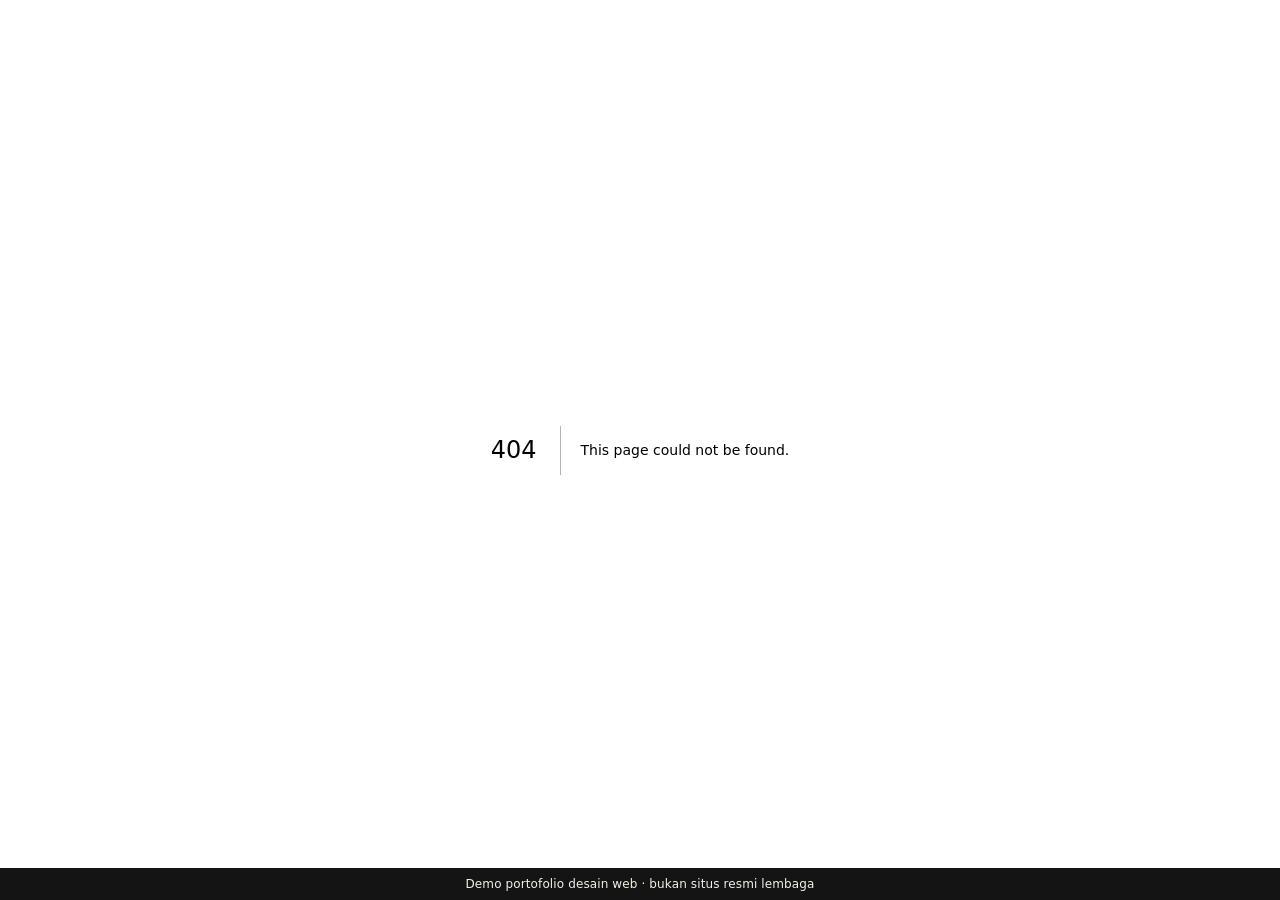
<file: 404/index.html>
<!DOCTYPE html><html lang="id"><head><meta charSet="utf-8"/><meta name="viewport" content="width=device-width, initial-scale=1"/><link rel="stylesheet" href="/_next/static/css/77ab6aea907c85db.css" data-precedence="next"/><link rel="preload" as="script" fetchPriority="low" href="/_next/static/chunks/webpack-4eefbf6beb9f5a03.js"/><script src="/_next/static/chunks/fd9d1056-87da80e0c187477b.js" async=""></script><script src="/_next/static/chunks/117-7165dde08273ece6.js" async=""></script><script src="/_next/static/chunks/main-app-1c5ac6a471c3cc9b.js" async=""></script><script src="/_next/static/chunks/app/layout-2546875656432e6a.js" async=""></script><meta name="robots" content="noindex"/><link rel="preload" href="/fonts/pjs-var.woff2" as="font" type="font/woff2" crossorigin="anonymous"/><link rel="preload" href="/fonts/noto-jp-700-sub.woff2" as="font" type="font/woff2" crossorigin="anonymous"/><link rel="preload" as="image" href="/img/hero-hp.webp" media="(max-width: 767px)"/><link rel="preload" as="image" href="/img/hero-dk.webp" media="(min-width: 768px)"/><title>404: This page could not be found.</title><meta name="theme-color" content="#7C2D2D"/><title>LPK BCN — Kerja ke Jepang Jalur Resmi | Magang &amp; Tokutei Ginou Boyolali</title><meta name="description" content="LPK BCN Boyolali: lembaga pelatihan kerja untuk bekerja ke Jepang. Program Magang (Jisshusei) dan Tokutei Ginou, 9 bidang kerja, instruktur native Jepang. Cukup DP Rp 3 juta, dana talang 100%, didampingi sampai berangkat."/><meta name="author" content="LPK Bina Cerdas Nusantara"/><meta name="keywords" content="LPK BCN,LPK Boyolali,kerja ke Jepang,magang Jepang,Tokutei Ginou,Jisshusei,Kaigo,pelatihan bahasa Jepang Boyolali"/><meta name="robots" content="index, follow"/><meta property="og:title" content="LPK BCN — Kerja ke Jepang Jalur Resmi | Magang &amp; Tokutei Ginou Boyolali"/><meta property="og:description" content="LPK BCN Boyolali: lembaga pelatihan kerja untuk bekerja ke Jepang. Program Magang (Jisshusei) dan Tokutei Ginou, 9 bidang kerja, instruktur native Jepang. Cukup DP Rp 3 juta, dana talang 100%, didampingi sampai berangkat."/><meta property="og:site_name" content="LPK BCN"/><meta property="og:locale" content="id_ID"/><meta property="og:image" content="https://lpk-bcn.vercel.app/logo.webp"/><meta property="og:image:width" content="360"/><meta property="og:image:height" content="360"/><meta property="og:image:alt" content="Logo LPK Bina Cerdas Nusantara — 日本語学校, Lembaga Pelatihan Kerja untuk Bekerja ke Jepang"/><meta property="og:type" content="website"/><meta name="twitter:card" content="summary"/><meta name="twitter:title" content="LPK BCN — Kerja ke Jepang Jalur Resmi | Magang &amp; Tokutei Ginou Boyolali"/><meta name="twitter:description" content="LPK BCN Boyolali: lembaga pelatihan kerja untuk bekerja ke Jepang. Program Magang (Jisshusei) dan Tokutei Ginou, 9 bidang kerja, instruktur native Jepang. Cukup DP Rp 3 juta, dana talang 100%, didampingi sampai berangkat."/><meta name="twitter:image" content="https://lpk-bcn.vercel.app/logo.webp"/><meta name="twitter:image:width" content="360"/><meta name="twitter:image:height" content="360"/><meta name="twitter:image:alt" content="Logo LPK Bina Cerdas Nusantara — 日本語学校, Lembaga Pelatihan Kerja untuk Bekerja ke Jepang"/><link rel="icon" href="/icon.png"/><link rel="apple-touch-icon" href="/icon.png"/><script>(function(){try{
  if(!window.matchMedia('(prefers-reduced-motion: reduce)').matches){
    document.documentElement.classList.add('motion-ok');
  }
}catch(e){}})();</script><script type="application/ld+json">{"@context":"https://schema.org","@type":"EducationalOrganization","name":"LPK Bina Cerdas Nusantara","alternateName":"LPK BCN","description":"LPK BCN Boyolali: lembaga pelatihan kerja untuk bekerja ke Jepang. Program Magang (Jisshusei) dan Tokutei Ginou, 9 bidang kerja, instruktur native Jepang. Cukup DP Rp 3 juta, dana talang 100%, didampingi sampai berangkat.","address":{"@type":"PostalAddress","streetAddress":"Jl. Ringinwok, Pringin Uwuk, Jagoan, Kec. Sambi","addressLocality":"Kabupaten Boyolali","addressRegion":"Jawa Tengah","addressCountry":"ID"},"telephone":"+6285813619765","sameAs":["https://instagram.com/lpkbcn.boyolali"]}</script><script src="/_next/static/chunks/polyfills-42372ed130431b0a.js" noModule=""></script></head><body><a href="#isi" class="lompat">Lompat ke isi halaman</a><div style="font-family:system-ui,&quot;Segoe UI&quot;,Roboto,Helvetica,Arial,sans-serif,&quot;Apple Color Emoji&quot;,&quot;Segoe UI Emoji&quot;;height:100vh;text-align:center;display:flex;flex-direction:column;align-items:center;justify-content:center"><div><style>body{color:#000;background:#fff;margin:0}.next-error-h1{border-right:1px solid rgba(0,0,0,.3)}@media (prefers-color-scheme:dark){body{color:#fff;background:#000}.next-error-h1{border-right:1px solid rgba(255,255,255,.3)}}</style><h1 class="next-error-h1" style="display:inline-block;margin:0 20px 0 0;padding:0 23px 0 0;font-size:24px;font-weight:500;vertical-align:top;line-height:49px">404</h1><div style="display:inline-block"><h2 style="font-size:14px;font-weight:400;line-height:49px;margin:0">This page could not be found.</h2></div></div></div><script src="/_next/static/chunks/webpack-4eefbf6beb9f5a03.js" async=""></script><script>(self.__next_f=self.__next_f||[]).push([0]);self.__next_f.push([2,null])</script><script>self.__next_f.push([1,"1:HL[\"/_next/static/css/77ab6aea907c85db.css\",\"style\"]\n"])</script><script>self.__next_f.push([1,"2:I[2846,[],\"\"]\n4:I[4707,[],\"\"]\n5:I[6423,[],\"\"]\n6:I[3529,[\"185\",\"static/chunks/app/layout-2546875656432e6a.js\"],\"default\"]\nc:I[1060,[],\"\"]\n7:{\"fontFamily\":\"system-ui,\\\"Segoe UI\\\",Roboto,Helvetica,Arial,sans-serif,\\\"Apple Color Emoji\\\",\\\"Segoe UI Emoji\\\"\",\"height\":\"100vh\",\"textAlign\":\"center\",\"display\":\"flex\",\"flexDirection\":\"column\",\"alignItems\":\"center\",\"justifyContent\":\"center\"}\n8:{\"display\":\"inline-block\",\"margin\":\"0 20px 0 0\",\"padding\":\"0 23px 0 0\",\"fontSize\":24,\"fontWeight\":500,\"verticalAlign\":\"top\",\"lineHeight\":\"49px\"}\n9:{\"display\":\"inline-block\"}\na:{\"fontSize\":14,\"fontWeight\":400,\"lineHeight\":\"49px\",\"margin\":0}\nd:[]\n"])</script><script>self.__next_f.push([1,"0:[\"$\",\"$L2\",null,{\"buildId\":\"U_SGSs44ABSysPq6FaUjZ\",\"assetPrefix\":\"\",\"urlParts\":[\"\",\"_not-found\",\"\"],\"initialTree\":[\"\",{\"children\":[\"/_not-found\",{\"children\":[\"__PAGE__\",{}]}]},\"$undefined\",\"$undefined\",true],\"initialSeedData\":[\"\",{\"children\":[\"/_not-found\",{\"children\":[\"__PAGE__\",{},[[\"$L3\",[[\"$\",\"title\",null,{\"children\":\"404: This page could not be found.\"}],[\"$\",\"div\",null,{\"style\":{\"fontFamily\":\"system-ui,\\\"Segoe UI\\\",Roboto,Helvetica,Arial,sans-serif,\\\"Apple Color Emoji\\\",\\\"Segoe UI Emoji\\\"\",\"height\":\"100vh\",\"textAlign\":\"center\",\"display\":\"flex\",\"flexDirection\":\"column\",\"alignItems\":\"center\",\"justifyContent\":\"center\"},\"children\":[\"$\",\"div\",null,{\"children\":[[\"$\",\"style\",null,{\"dangerouslySetInnerHTML\":{\"__html\":\"body{color:#000;background:#fff;margin:0}.next-error-h1{border-right:1px solid rgba(0,0,0,.3)}@media (prefers-color-scheme:dark){body{color:#fff;background:#000}.next-error-h1{border-right:1px solid rgba(255,255,255,.3)}}\"}}],[\"$\",\"h1\",null,{\"className\":\"next-error-h1\",\"style\":{\"display\":\"inline-block\",\"margin\":\"0 20px 0 0\",\"padding\":\"0 23px 0 0\",\"fontSize\":24,\"fontWeight\":500,\"verticalAlign\":\"top\",\"lineHeight\":\"49px\"},\"children\":\"404\"}],[\"$\",\"div\",null,{\"style\":{\"display\":\"inline-block\"},\"children\":[\"$\",\"h2\",null,{\"style\":{\"fontSize\":14,\"fontWeight\":400,\"lineHeight\":\"49px\",\"margin\":0},\"children\":\"This page could not be found.\"}]}]]}]}]],null],null],null]},[null,[\"$\",\"$L4\",null,{\"parallelRouterKey\":\"children\",\"segmentPath\":[\"children\",\"/_not-found\",\"children\"],\"error\":\"$undefined\",\"errorStyles\":\"$undefined\",\"errorScripts\":\"$undefined\",\"template\":[\"$\",\"$L5\",null,{}],\"templateStyles\":\"$undefined\",\"templateScripts\":\"$undefined\",\"notFound\":\"$undefined\",\"notFoundStyles\":\"$undefined\"}]],null]},[[[[\"$\",\"link\",\"0\",{\"rel\":\"stylesheet\",\"href\":\"/_next/static/css/77ab6aea907c85db.css\",\"precedence\":\"next\",\"crossOrigin\":\"$undefined\"}]],[\"$\",\"html\",null,{\"lang\":\"id\",\"children\":[[\"$\",\"head\",null,{\"children\":[[\"$\",\"link\",null,{\"rel\":\"preload\",\"href\":\"/fonts/pjs-var.woff2\",\"as\":\"font\",\"type\":\"font/woff2\",\"crossOrigin\":\"anonymous\"}],[\"$\",\"link\",null,{\"rel\":\"preload\",\"href\":\"/fonts/noto-jp-700-sub.woff2\",\"as\":\"font\",\"type\":\"font/woff2\",\"crossOrigin\":\"anonymous\"}],[\"$\",\"link\",null,{\"rel\":\"preload\",\"as\":\"image\",\"href\":\"/img/hero-hp.webp\",\"media\":\"(max-width: 767px)\"}],[\"$\",\"link\",null,{\"rel\":\"preload\",\"as\":\"image\",\"href\":\"/img/hero-dk.webp\",\"media\":\"(min-width: 768px)\"}],[\"$\",\"script\",null,{\"dangerouslySetInnerHTML\":{\"__html\":\"(function(){try{\\n  if(!window.matchMedia('(prefers-reduced-motion: reduce)').matches){\\n    document.documentElement.classList.add('motion-ok');\\n  }\\n}catch(e){}})();\"}}],[\"$\",\"script\",null,{\"type\":\"application/ld+json\",\"dangerouslySetInnerHTML\":{\"__html\":\"{\\\"@context\\\":\\\"https://schema.org\\\",\\\"@type\\\":\\\"EducationalOrganization\\\",\\\"name\\\":\\\"LPK Bina Cerdas Nusantara\\\",\\\"alternateName\\\":\\\"LPK BCN\\\",\\\"description\\\":\\\"LPK BCN Boyolali: lembaga pelatihan kerja untuk bekerja ke Jepang. Program Magang (Jisshusei) dan Tokutei Ginou, 9 bidang kerja, instruktur native Jepang. Cukup DP Rp 3 juta, dana talang 100%, didampingi sampai berangkat.\\\",\\\"address\\\":{\\\"@type\\\":\\\"PostalAddress\\\",\\\"streetAddress\\\":\\\"Jl. Ringinwok, Pringin Uwuk, Jagoan, Kec. Sambi\\\",\\\"addressLocality\\\":\\\"Kabupaten Boyolali\\\",\\\"addressRegion\\\":\\\"Jawa Tengah\\\",\\\"addressCountry\\\":\\\"ID\\\"},\\\"telephone\\\":\\\"+6285813619765\\\",\\\"sameAs\\\":[\\\"https://instagram.com/lpkbcn.boyolali\\\"]}\"}}]]}],[\"$\",\"body\",null,{\"children\":[[\"$\",\"$L6\",null,{}],[\"$\",\"a\",null,{\"href\":\"#isi\",\"className\":\"lompat\",\"children\":\"Lompat ke isi halaman\"}],[\"$\",\"$L4\",null,{\"parallelRouterKey\":\"children\",\"segmentPath\":[\"children\"],\"error\":\"$undefined\",\"errorStyles\":\"$undefined\",\"errorScripts\":\"$undefined\",\"template\":[\"$\",\"$L5\",null,{}],\"templateStyles\":\"$undefined\",\"templateScripts\":\"$undefined\",\"notFound\":[[\"$\",\"title\",null,{\"children\":\"404: This page could not be found.\"}],[\"$\",\"div\",null,{\"style\":\"$7\",\"children\":[\"$\",\"div\",null,{\"children\":[[\"$\",\"style\",null,{\"dangerouslySetInnerHTML\":{\"__html\":\"body{color:#000;background:#fff;margin:0}.next-error-h1{border-right:1px solid rgba(0,0,0,.3)}@media (prefers-color-scheme:dark){body{color:#fff;background:#000}.next-error-h1{border-right:1px solid rgba(255,255,255,.3)}}\"}}],[\"$\",\"h1\",null,{\"className\":\"next-error-h1\",\"style\":\"$8\",\"children\":\"404\"}],[\"$\",\"div\",null,{\"style\":\"$9\",\"children\":[\"$\",\"h2\",null,{\"style\":\"$a\",\"children\":\"This page could not be found.\"}]}]]}]}]],\"notFoundStyles\":[]}]]}]]}]],null],null],\"couldBeIntercepted\":false,\"initialHead\":[[\"$\",\"meta\",null,{\"name\":\"robots\",\"content\":\"noindex\"}],\"$Lb\"],\"globalErrorComponent\":\"$c\",\"missingSlots\":\"$Wd\"}]\n"])</script><script>self.__next_f.push([1,"b:[[\"$\",\"meta\",\"0\",{\"name\":\"viewport\",\"content\":\"width=device-width, initial-scale=1\"}],[\"$\",\"meta\",\"1\",{\"name\":\"theme-color\",\"content\":\"#7C2D2D\"}],[\"$\",\"meta\",\"2\",{\"charSet\":\"utf-8\"}],[\"$\",\"title\",\"3\",{\"children\":\"LPK BCN — Kerja ke Jepang Jalur Resmi | Magang \u0026 Tokutei Ginou Boyolali\"}],[\"$\",\"meta\",\"4\",{\"name\":\"description\",\"content\":\"LPK BCN Boyolali: lembaga pelatihan kerja untuk bekerja ke Jepang. Program Magang (Jisshusei) dan Tokutei Ginou, 9 bidang kerja, instruktur native Jepang. Cukup DP Rp 3 juta, dana talang 100%, didampingi sampai berangkat.\"}],[\"$\",\"meta\",\"5\",{\"name\":\"author\",\"content\":\"LPK Bina Cerdas Nusantara\"}],[\"$\",\"meta\",\"6\",{\"name\":\"keywords\",\"content\":\"LPK BCN,LPK Boyolali,kerja ke Jepang,magang Jepang,Tokutei Ginou,Jisshusei,Kaigo,pelatihan bahasa Jepang Boyolali\"}],[\"$\",\"meta\",\"7\",{\"name\":\"robots\",\"content\":\"index, follow\"}],[\"$\",\"meta\",\"8\",{\"property\":\"og:title\",\"content\":\"LPK BCN — Kerja ke Jepang Jalur Resmi | Magang \u0026 Tokutei Ginou Boyolali\"}],[\"$\",\"meta\",\"9\",{\"property\":\"og:description\",\"content\":\"LPK BCN Boyolali: lembaga pelatihan kerja untuk bekerja ke Jepang. Program Magang (Jisshusei) dan Tokutei Ginou, 9 bidang kerja, instruktur native Jepang. Cukup DP Rp 3 juta, dana talang 100%, didampingi sampai berangkat.\"}],[\"$\",\"meta\",\"10\",{\"property\":\"og:site_name\",\"content\":\"LPK BCN\"}],[\"$\",\"meta\",\"11\",{\"property\":\"og:locale\",\"content\":\"id_ID\"}],[\"$\",\"meta\",\"12\",{\"property\":\"og:image\",\"content\":\"https://lpk-bcn.vercel.app/logo.webp\"}],[\"$\",\"meta\",\"13\",{\"property\":\"og:image:width\",\"content\":\"360\"}],[\"$\",\"meta\",\"14\",{\"property\":\"og:image:height\",\"content\":\"360\"}],[\"$\",\"meta\",\"15\",{\"property\":\"og:image:alt\",\"content\":\"Logo LPK Bina Cerdas Nusantara — 日本語学校, Lembaga Pelatihan Kerja untuk Bekerja ke Jepang\"}],[\"$\",\"meta\",\"16\",{\"property\":\"og:type\",\"content\":\"website\"}],[\"$\",\"meta\",\"17\",{\"name\":\"twitter:card\",\"content\":\"summary\"}],[\"$\",\"meta\",\"18\",{\"name\":\"twitter:title\",\"content\":\"LPK BCN — Kerja ke Jepang Jalur Resmi | Magang \u0026 Tokutei Ginou Boyolali\"}],[\"$\",\"meta\",\"19\",{\"name\":\"twitter:description\",\"content\":\"LPK BCN Boyolali: lembaga pelatihan kerja untuk bekerja ke Jepang. Program Magang (Jisshusei) dan Tokutei Ginou, 9 bidang kerja, instruktur native Jepang. Cukup DP Rp 3 juta, dana talang 100%, didampingi sampai berangkat.\"}],[\"$\",\"meta\",\"20\",{\"name\":\"twitter:image\",\"content\":\"https://lpk-bcn.vercel.app/logo.webp\"}],[\"$\",\"meta\",\"21\",{\"name\":\"twitter:image:width\",\"content\":\"360\"}],[\"$\",\"meta\",\"22\",{\"name\":\"twitter:image:height\",\"content\":\"360\"}],[\"$\",\"meta\",\"23\",{\"name\":\"twitter:image:alt\",\"content\":\"Logo LPK Bina Cerdas Nusantara — 日本語学校, Lembaga Pelatihan Kerja untuk Bekerja ke Jepang\"}],[\"$\",\"link\",\"24\",{\"rel\":\"icon\",\"href\":\"/icon.png\"}],[\"$\",\"link\",\"25\",{\"rel\":\"apple-touch-icon\",\"href\":\"/icon.png\"}]]\n"])</script><script>self.__next_f.push([1,"3:null\n"])</script><div style="position:fixed;left:0;right:0;bottom:0;z-index:99999;background:#141414;color:#F5F0E6;font:500 12px/1.5 system-ui,sans-serif;text-align:center;padding:7px 12px;letter-spacing:.01em">Demo portofolio desain web &middot; bukan situs resmi lembaga</div></body></html>
</file>
<file: _next/static/css/77ab6aea907c85db.css>
.topeng-kata{display:inline-block;overflow:hidden;vertical-align:bottom;padding-bottom:.08em;margin-bottom:-.08em}.kata-naik{display:inline-block;will-change:transform}html.motion-ok .kata-naik{transform:translateY(108%)}html.motion-ok .masuk .kata-naik,html.motion-ok .tampil .kata-naik{animation:naikkata .82s cubic-bezier(.16,1,.3,1) both;animation-delay:calc(var(--ke, 0) * 62ms + var(--rv-delay, 0ms))}@keyframes naikkata{0%{transform:translateY(108%)}to{transform:translateY(0)}}.sapu{background-image:linear-gradient(#c6a15b,#c6a15b);background-repeat:no-repeat;background-position:0 88%;background-size:0 .3em;padding-inline:.04em}html.motion-ok .masuk .sapu,html.motion-ok .sapu.tampil,html.motion-ok .tampil .sapu{animation:sapu .9s cubic-bezier(.16,1,.3,1) .45s both}@keyframes sapu{to{background-size:100% .3em}}.nomor-bab{position:absolute;top:-.3em;right:0;font-family:PJS,system-ui,-apple-system,sans-serif;font-size:clamp(5rem,14vw,11rem);line-height:.78;letter-spacing:-.04em;color:transparent;-webkit-text-stroke:1.5px rgba(12,36,132,.14);pointer-events:none;-webkit-user-select:none;-moz-user-select:none;user-select:none}html.motion-ok .nomor-bab{opacity:0;transform:translateY(26px) scale(.96);transition:opacity 1s cubic-bezier(.16,1,.3,1),transform 1.1s cubic-bezier(.16,1,.3,1)}html.motion-ok .nomor-bab.tampil{opacity:1;transform:none}.gelap .nomor-bab{-webkit-text-stroke-color:hsla(40,43%,93%,.16)}.kilau{position:relative;overflow:hidden;isolation:isolate}.kilau:after{content:"";position:absolute;inset:0 auto 0 0;width:55%;transform:translateX(-130%) skewX(-14deg);background:linear-gradient(90deg,transparent,hsla(0,0%,100%,.42),transparent);pointer-events:none;z-index:2}html.motion-ok .kilau:hover:after{animation:kilau .85s cubic-bezier(.4,0,.2,1)}@keyframes kilau{to{transform:translateX(220%) skewX(-14deg)}}.zoom-foto img{transition:transform .75s cubic-bezier(.16,1,.3,1)}html.motion-ok .zoom-foto:hover img{transform:scale(1.055)}.garis-tumbuh{position:relative}.garis-tumbuh:after{content:"";position:absolute;left:0;bottom:-3px;height:1.5px;width:100%;background:currentColor;transform:scaleX(0);transform-origin:left;transition:transform .42s cubic-bezier(.16,1,.3,1)}html.motion-ok .garis-tumbuh:focus-visible:after,html.motion-ok .garis-tumbuh:hover:after{transform:scaleX(1)}.btn svg:last-child{transition:transform .38s cubic-bezier(.16,1,.3,1)}html.motion-ok .btn:hover svg:last-child{transform:translateX(4px)}.progres-gulir{position:fixed;left:0;top:0;height:3px;z-index:60;background:linear-gradient(90deg,#0c2484,#c6a15b);width:var(--p,0);pointer-events:none;transition:width .1s linear}.denyut{position:relative}.denyut:before{content:"";position:absolute;inset:0;border-radius:inherit;background:currentColor;opacity:.55}html.motion-ok .denyut:before{animation:denyut 2.1s cubic-bezier(.4,0,.6,1) infinite}@keyframes denyut{0%{transform:scale(1);opacity:.55}70%,to{transform:scale(2.6);opacity:0}}html.motion-ok .titik-alur{opacity:0;transform:scale(.55);transition:opacity .5s cubic-bezier(.16,1,.3,1),transform .6s cubic-bezier(.34,1.56,.64,1)}html.motion-ok .tampil .titik-alur,html.motion-ok .titik-alur.hidup{opacity:1;transform:none}html.motion-ok .rv-kiri{transform:translateX(-34px)}html.motion-ok .rv-kanan,html.motion-ok .rv-kiri{opacity:0;filter:blur(7px);transition:opacity .9s cubic-bezier(.16,1,.3,1),filter .9s cubic-bezier(.16,1,.3,1),transform .9s cubic-bezier(.16,1,.3,1);transition-delay:var(--rv-delay,0ms)}html.motion-ok .rv-kanan{transform:translateX(34px)}html.motion-ok .rv-skala{opacity:0;transform:scale(.94);transition:opacity .85s cubic-bezier(.16,1,.3,1),transform .95s cubic-bezier(.16,1,.3,1);transition-delay:var(--rv-delay,0ms)}html.motion-ok .rv-kanan.tampil,html.motion-ok .rv-kiri.tampil,html.motion-ok .rv-skala.tampil{opacity:1;filter:blur(0);transform:none}.parallax{transform:translate3d(0,var(--y,0),0);will-change:transform}html.motion-ok .napas{animation:napas 9s ease-in-out infinite}@keyframes napas{0%,to{transform:translateY(0) scale(1);opacity:.045}50%{transform:translateY(-14px) scale(1.03);opacity:.075}}@media (prefers-reduced-motion:reduce){.kata-naik,.nomor-bab,.parallax,.rv-kanan,.rv-kiri,.rv-skala,.titik-alur{opacity:1!important;filter:none!important;transform:none!important;animation:none!important;transition:none!important}.sapu{background-size:100% .3em}.denyut:before,.kilau:after{display:none}}:root{--ease-out-expo:cubic-bezier(0.16,1,0.3,1);--ease-in-out:cubic-bezier(0.65,0,0.35,1);--ease-spring:cubic-bezier(0.34,1.56,0.64,1)}.mask{overflow:hidden;vertical-align:bottom;padding-bottom:.1em;margin-bottom:-.1em}.mask,.w{display:inline-block}html.motion-ok .w{transform:translateY(110%);filter:blur(6px);opacity:0;transition:transform .8s var(--ease-out-expo),filter .8s var(--ease-out-expo),opacity .5s var(--ease-out-expo);transition-delay:calc(var(--i, 0) * var(--stag, 90ms))}html.motion-ok .in .w{transform:none;filter:none;opacity:1}.spotlight{position:relative;isolation:isolate}.spotlight:before{content:"";position:absolute;inset:0;border-radius:inherit;background:radial-gradient(240px circle at var(--mx,50%) var(--my,50%),rgba(12,36,132,.35),transparent 70%);opacity:var(--spot,0);transition:opacity .35s var(--ease-out-expo);pointer-events:none;z-index:1}.spotlight>*{position:relative;z-index:2}@media (prefers-reduced-motion:reduce){.spotlight:before{display:none}}.magnet-wadah{display:inline-block;padding:6px;margin:-6px}.magnet-inti{display:inline-block;will-change:transform}@media (prefers-reduced-motion:reduce){.magnet-inti{transform:none!important}}.sv-bingkai{overflow:hidden;background:#0c2484;color:#f5f0e6;padding-block:14px;contain:content}.sv-trek{display:flex;width:-moz-max-content;width:max-content;will-change:transform}.sv-satu{display:inline-flex;align-items:center;flex:none;font-size:clamp(.78rem,1.5vw,.95rem);font-weight:600;letter-spacing:.14em;text-transform:uppercase;white-space:nowrap}.sv-pemisah{padding-inline:1.6rem;color:#fc9c0c}@media (prefers-reduced-motion:reduce){.sv-trek{transform:none!important}.sv-satu:not(:first-child){display:none}}.metaballs,.metaballs-statis{position:absolute;inset:0;z-index:0;pointer-events:none}.metaballs{pointer-events:auto}.metaballs canvas{display:block}.metaballs-statis{background:radial-gradient(42rem 30rem at 72% 28%,rgba(12,36,132,.55),transparent 68%),radial-gradient(26rem 20rem at 24% 72%,rgba(252,156,12,.22),transparent 70%),radial-gradient(50rem 40rem at 50% 50%,hsla(0,0%,8%,.4),transparent 75%)}.hero-tirai{position:absolute;inset:0;z-index:1;pointer-events:none;background:linear-gradient(100deg,hsla(0,0%,8%,.96),hsla(0,0%,8%,.92) 46%,hsla(0,0%,8%,.72) 68%,hsla(0,0%,8%,.35) 82%,hsla(0,0%,8%,.1))}@media (max-width:1023px){.hero-tirai{background:linear-gradient(180deg,hsla(0,0%,8%,.9),hsla(0,0%,8%,.82) 55%,hsla(0,0%,8%,.92))}}.bb{position:fixed;inset:0;z-index:100;display:grid;place-items:center;perspective:1200px;perspective-origin:50% 50%;pointer-events:auto}.bb-panel{position:absolute;top:-2%;bottom:-2%;width:20.4vw;left:calc(var(--i) * 20vw - .2vw);background:repeating-linear-gradient(92deg,hsla(40,43%,93%,.014),hsla(40,43%,93%,.014) 1px,transparent 0,transparent 4px),repeating-linear-gradient(2deg,hsla(40,43%,93%,.01),hsla(40,43%,93%,.01) 1px,transparent 0,transparent 7px),#141414;box-shadow:inset 1px 0 0 rgba(0,0,0,.45);transform-origin:calc(50% - var(--sisi) * 50%) 50%;transform:rotateY(calc(var(--sisi) * 8deg));transition:transform .75s var(--ease-out-expo),opacity .4s var(--ease-out-expo);transition-delay:calc(var(--i) * 70ms);backface-visibility:hidden}.bb-keluar .bb-panel{transform:rotateY(calc(var(--sisi) * 100deg));opacity:0}.bb-isi{position:relative;z-index:2;display:grid;justify-items:center;gap:20px;transition:opacity .3s var(--ease-out-expo)}.bb-keluar .bb-isi{opacity:0}.bb-hanko{font-size:clamp(3.4rem,11vw,6.5rem);font-weight:700;line-height:1;color:#f5f0e6;animation:bb-hanko-masuk .7s var(--ease-out-expo) both}@keyframes bb-hanko-masuk{0%{transform:scale(.92);filter:blur(12px);opacity:0}to{transform:scale(1);filter:blur(0);opacity:1}}.bb-garis{width:180px;height:2px;background:#fc9c0c;transform-origin:center;animation:bb-garis 1.3s var(--ease-out-expo) .2s both}@keyframes bb-garis{0%{transform:scaleX(0)}to{transform:scaleX(1)}}.bb-counter{font-family:PJS,system-ui,-apple-system,sans-serif;font-size:1.05rem;font-weight:700;letter-spacing:.1em;color:hsla(40,43%,93%,.75);font-variant-numeric:tabular-nums;min-width:3ch;text-align:center}html.motion-ok .hero-foto{clip-path:inset(0 0 100% 0);transition:clip-path 1s var(--ease-out-expo)}html.motion-ok .hero-siap .hero-foto{clip-path:inset(0 0 0 0)}html.motion-ok .hero-kartu{opacity:0;transform:translateY(16px) scale(.94);transition:opacity .5s var(--ease-out-expo),transform .6s var(--ease-spring);transition-delay:.3s}html.motion-ok .hero-siap .hero-kartu{opacity:1;transform:none}html.motion-ok .hero-watermark{opacity:0;transition:opacity 1.2s var(--ease-out-expo)}html.motion-ok .hero-siap .hero-watermark{opacity:1}@media (prefers-reduced-motion:reduce){.hero-foto,.hero-kartu,.hero-watermark,.w{opacity:1!important;filter:none!important;transform:none!important;clip-path:none!important;transition:none!important;animation:none!important}.bb{display:none}}.sampul{font-family:PJS,system-ui,-apple-system,sans-serif;font-size:clamp(2.3rem,8vw,7rem);font-weight:800;line-height:.98;text-wrap:balance}.h2,.mega,.sampul{letter-spacing:-.02em}.h2,.h3,.mega{font-weight:700}.h3{letter-spacing:-.015em}.eyebrow{font-weight:700;letter-spacing:.08em}@keyframes rapat{0%{opacity:0;letter-spacing:.12em}to{opacity:1;letter-spacing:.08em}}html.motion-ok .rapat-masuk .eyebrow,html.motion-ok .rapat-masuk.eyebrow{animation:rapat .6s var(--ease-out-expo) both;animation-delay:var(--rv-delay,0ms)}html.motion-ok .rv-rapat .eyebrow{opacity:0;letter-spacing:.12em;transition:opacity .6s var(--ease-out-expo),letter-spacing .6s var(--ease-out-expo)}html.motion-ok .rv-rapat.tampil .eyebrow{opacity:1;letter-spacing:.08em}.wipe{position:relative;overflow:hidden;isolation:isolate}.wipe:after{content:"";position:absolute;inset:0;background:#0c2484;transform-origin:right center;z-index:3;pointer-events:none}html.motion-ok .wipe:after{transform:translateX(0);transition:transform .6s var(--ease-out-expo);transition-delay:var(--rv-delay,0ms)}html.motion-ok .wipe.tampil:after{transform:translateX(101%)}html.motion-ok .wipe img{transition:transform .9s var(--ease-out-expo);transition-delay:var(--rv-delay,0ms)}html.motion-ok .wipe.siap img{transform:scale(1.06)}html.motion-ok .wipe.siap.tampil img{transform:scale(1)}html.motion-ok .wipe.tampil.zoom-foto:hover img{transform:scale(1.055)}.divider-gold{height:1px;background:#fc9c0c;transform-origin:left center}html.motion-ok .divider-gold{transform:scaleX(0);transition:transform .7s var(--ease-out-expo);transition-delay:var(--rv-delay,0ms)}html.motion-ok .divider-gold.tampil,html.motion-ok .tampil .divider-gold{transform:scaleX(1)}.wipe-bg{position:relative;isolation:isolate}.wipe-bg:before{content:"";position:absolute;inset:0;background:#141414;transform-origin:center;z-index:-1}html.motion-ok .wipe-bg:before{transform:scaleY(0);transition:transform .5s var(--ease-in-out)}html.motion-ok .wipe-bg.tampil:before{transform:scaleY(1)}.hero-tirai3{position:absolute;inset:0;z-index:1;pointer-events:none;background:linear-gradient(180deg,hsla(0,0%,8%,0) 0,hsla(0,0%,8%,.1) 40%,hsla(0,0%,8%,.55) 72%,hsla(0,0%,8%,.9)),linear-gradient(100deg,hsla(0,0%,8%,.97),hsla(0,0%,8%,.95) 38%,hsla(0,0%,8%,.86) 54%,hsla(0,0%,8%,.45) 68%,hsla(0,0%,8%,.12) 84%,hsla(0,0%,8%,0))}@media (max-width:767px){.hero-tirai3{inset:auto 0 0 0;height:58%;background:linear-gradient(180deg,hsla(0,0%,8%,0) 0,hsla(0,0%,8%,.85) 42%,#141414 70%)}}.baris-meta{display:flex;flex-wrap:wrap;align-items:center;gap:0;font-family:PJS,system-ui,sans-serif;font-size:clamp(.64rem,1.1vw,.76rem);font-weight:700;letter-spacing:.08em;text-transform:uppercase;color:hsla(0,0%,100%,.92)}.baris-meta>li{padding-block:4px;padding-inline-end:.9rem}.baris-meta>li+li{padding-inline-start:.9rem;border-left:1px solid rgba(252,156,12,.75)}html.motion-ok .hero-img{will-change:transform}.btn-ai{background:#0c2484;color:#fff}.btn-ai:hover{background:#081a5e}.btn-outline-putih{background:transparent;color:#fff;box-shadow:inset 0 0 0 1.5px hsla(0,0%,100%,.55)}.btn-outline-putih:hover{box-shadow:inset 0 0 0 1.5px #fff;background:hsla(0,0%,100%,.08)}.hanko{display:inline-flex;align-items:center;justify-content:center;gap:6px;min-height:34px;padding:6px 15px;border:1px solid #fc9c0c;border-radius:999px;font-size:.7rem;font-weight:700;letter-spacing:.1em;text-transform:uppercase;color:#925a06}.gelap .hanko,.hanko-gelap{color:#fc9c0c}.alur-garis{transform-origin:top center}html.motion-ok .alur-garis{transform:scaleY(0);transition:transform .9s var(--ease-out-expo)}html.motion-ok .alur-garis.tampil,html.motion-ok .tampil .alur-garis{transform:scaleY(1)}@media (prefers-reduced-motion:reduce){.alur-garis,.baris-meta,.divider-gold,.hero-img,.sampul{opacity:1!important;transform:none!important;animation:none!important;transition:none!important}.eyebrow{letter-spacing:.08em!important}.wipe:after{display:none}.wipe img,.wipe-bg:before{transform:none!important}}.label-tegak{writing-mode:vertical-rl;text-orientation:upright;word-break:keep-all;line-break:strict;border-end-end-radius:10px}@media (max-width:767px){.parallax{transform:none!important}}*,:after,:before{--tw-border-spacing-x:0;--tw-border-spacing-y:0;--tw-translate-x:0;--tw-translate-y:0;--tw-rotate:0;--tw-skew-x:0;--tw-skew-y:0;--tw-scale-x:1;--tw-scale-y:1;--tw-pan-x: ;--tw-pan-y: ;--tw-pinch-zoom: ;--tw-scroll-snap-strictness:proximity;--tw-gradient-from-position: ;--tw-gradient-via-position: ;--tw-gradient-to-position: ;--tw-ordinal: ;--tw-slashed-zero: ;--tw-numeric-figure: ;--tw-numeric-spacing: ;--tw-numeric-fraction: ;--tw-ring-inset: ;--tw-ring-offset-width:0px;--tw-ring-offset-color:#fff;--tw-ring-color:rgba(59,130,246,.5);--tw-ring-offset-shadow:0 0 #0000;--tw-ring-shadow:0 0 #0000;--tw-shadow:0 0 #0000;--tw-shadow-colored:0 0 #0000;--tw-blur: ;--tw-brightness: ;--tw-contrast: ;--tw-grayscale: ;--tw-hue-rotate: ;--tw-invert: ;--tw-saturate: ;--tw-sepia: ;--tw-drop-shadow: ;--tw-backdrop-blur: ;--tw-backdrop-brightness: ;--tw-backdrop-contrast: ;--tw-backdrop-grayscale: ;--tw-backdrop-hue-rotate: ;--tw-backdrop-invert: ;--tw-backdrop-opacity: ;--tw-backdrop-saturate: ;--tw-backdrop-sepia: ;--tw-contain-size: ;--tw-contain-layout: ;--tw-contain-paint: ;--tw-contain-style: }::backdrop{--tw-border-spacing-x:0;--tw-border-spacing-y:0;--tw-translate-x:0;--tw-translate-y:0;--tw-rotate:0;--tw-skew-x:0;--tw-skew-y:0;--tw-scale-x:1;--tw-scale-y:1;--tw-pan-x: ;--tw-pan-y: ;--tw-pinch-zoom: ;--tw-scroll-snap-strictness:proximity;--tw-gradient-from-position: ;--tw-gradient-via-position: ;--tw-gradient-to-position: ;--tw-ordinal: ;--tw-slashed-zero: ;--tw-numeric-figure: ;--tw-numeric-spacing: ;--tw-numeric-fraction: ;--tw-ring-inset: ;--tw-ring-offset-width:0px;--tw-ring-offset-color:#fff;--tw-ring-color:rgba(59,130,246,.5);--tw-ring-offset-shadow:0 0 #0000;--tw-ring-shadow:0 0 #0000;--tw-shadow:0 0 #0000;--tw-shadow-colored:0 0 #0000;--tw-blur: ;--tw-brightness: ;--tw-contrast: ;--tw-grayscale: ;--tw-hue-rotate: ;--tw-invert: ;--tw-saturate: ;--tw-sepia: ;--tw-drop-shadow: ;--tw-backdrop-blur: ;--tw-backdrop-brightness: ;--tw-backdrop-contrast: ;--tw-backdrop-grayscale: ;--tw-backdrop-hue-rotate: ;--tw-backdrop-invert: ;--tw-backdrop-opacity: ;--tw-backdrop-saturate: ;--tw-backdrop-sepia: ;--tw-contain-size: ;--tw-contain-layout: ;--tw-contain-paint: ;--tw-contain-style: }

/* ! tailwindcss v3.4.19 | MIT License | https://tailwindcss.com */*,:after,:before{box-sizing:border-box;border:0 solid #e5e7eb}:after,:before{--tw-content:""}:host,html{line-height:1.5;-webkit-text-size-adjust:100%;-moz-tab-size:4;-o-tab-size:4;tab-size:4;font-family:ui-sans-serif,system-ui,sans-serif,Apple Color Emoji,Segoe UI Emoji,Segoe UI Symbol,Noto Color Emoji;font-feature-settings:normal;font-variation-settings:normal;-webkit-tap-highlight-color:transparent}body{margin:0;line-height:inherit}hr{height:0;color:inherit;border-top-width:1px}abbr:where([title]){-webkit-text-decoration:underline dotted;text-decoration:underline dotted}h1,h2,h3,h4,h5,h6{font-size:inherit;font-weight:inherit}a{color:inherit;text-decoration:inherit}b,strong{font-weight:bolder}code,kbd,pre,samp{font-family:ui-monospace,SFMono-Regular,Menlo,Monaco,Consolas,Liberation Mono,Courier New,monospace;font-feature-settings:normal;font-variation-settings:normal;font-size:1em}small{font-size:80%}sub,sup{font-size:75%;line-height:0;position:relative;vertical-align:baseline}sub{bottom:-.25em}sup{top:-.5em}table{text-indent:0;border-color:inherit;border-collapse:collapse}button,input,optgroup,select,textarea{font-family:inherit;font-feature-settings:inherit;font-variation-settings:inherit;font-size:100%;font-weight:inherit;line-height:inherit;letter-spacing:inherit;color:inherit;margin:0;padding:0}button,select{text-transform:none}button,input:where([type=button]),input:where([type=reset]),input:where([type=submit]){-webkit-appearance:button;background-color:transparent;background-image:none}:-moz-focusring{outline:auto}:-moz-ui-invalid{box-shadow:none}progress{vertical-align:baseline}::-webkit-inner-spin-button,::-webkit-outer-spin-button{height:auto}[type=search]{-webkit-appearance:textfield;outline-offset:-2px}::-webkit-search-decoration{-webkit-appearance:none}::-webkit-file-upload-button{-webkit-appearance:button;font:inherit}summary{display:list-item}blockquote,dd,dl,figure,h1,h2,h3,h4,h5,h6,hr,p,pre{margin:0}fieldset{margin:0}fieldset,legend{padding:0}menu,ol,ul{list-style:none;margin:0;padding:0}dialog{padding:0}textarea{resize:vertical}input::-moz-placeholder,textarea::-moz-placeholder{opacity:1;color:#9ca3af}input::placeholder,textarea::placeholder{opacity:1;color:#9ca3af}[role=button],button{cursor:pointer}:disabled{cursor:default}audio,canvas,embed,iframe,img,object,svg,video{display:block;vertical-align:middle}img,video{max-width:100%;height:auto}[hidden]:where(:not([hidden=until-found])){display:none}.sr-only{position:absolute;width:1px;height:1px;padding:0;margin:-1px;overflow:hidden;clip:rect(0,0,0,0);white-space:nowrap;border-width:0}.pointer-events-none{pointer-events:none}.pointer-events-auto{pointer-events:auto}.static{position:static}.fixed{position:fixed}.absolute{position:absolute}.relative{position:relative}.sticky{position:sticky}.inset-0{inset:0}.inset-x-0{left:0;right:0}.-left-11{left:-2.75rem}.bottom-5{bottom:1.25rem}.left-0{left:0}.left-4{left:1rem}.right-3{right:.75rem}.right-4{right:1rem}.right-5{right:1.25rem}.right-\[-1\%\]{right:-1%}.top-0{top:0}.top-3{top:.75rem}.top-4{top:1rem}.top-\[6\%\]{top:6%}.isolate{isolation:isolate}.z-10{z-index:10}.z-30{z-index:30}.z-40{z-index:40}.z-50{z-index:50}.z-\[1\]{z-index:1}.z-\[2\]{z-index:2}.z-\[4\]{z-index:4}.z-\[60\]{z-index:60}.my-6{margin-top:1.5rem;margin-bottom:1.5rem}.mb-1\.5{margin-bottom:.375rem}.mb-2{margin-bottom:.5rem}.ml-2{margin-left:.5rem}.mt-0\.5{margin-top:.125rem}.mt-1{margin-top:.25rem}.mt-1\.5{margin-top:.375rem}.mt-10{margin-top:2.5rem}.mt-2{margin-top:.5rem}.mt-2\.5{margin-top:.625rem}.mt-3{margin-top:.75rem}.mt-4{margin-top:1rem}.mt-5{margin-top:1.25rem}.mt-6{margin-top:1.5rem}.mt-7{margin-top:1.75rem}.mt-8{margin-top:2rem}.mt-9{margin-top:2.25rem}.mt-\[0\.45rem\]{margin-top:.45rem}.mt-auto{margin-top:auto}.block{display:block}.inline-block{display:inline-block}.flex{display:flex}.inline-flex{display:inline-flex}.table{display:table}.table-caption{display:table-caption}.grid{display:grid}.hidden{display:none}.aspect-\[16\/10\]{aspect-ratio:16/10}.aspect-\[16\/9\]{aspect-ratio:16/9}.aspect-\[4\/3\]{aspect-ratio:4/3}.h-1\.5{height:.375rem}.h-10{height:2.5rem}.h-11{height:2.75rem}.h-12{height:3rem}.h-14{height:3.5rem}.h-4{height:1rem}.h-5{height:1.25rem}.h-6{height:1.5rem}.h-7{height:1.75rem}.h-8{height:2rem}.h-\[72px\]{height:72px}.h-full{height:100%}.max-h-\[78vh\]{max-height:78vh}.max-h-full{max-height:100%}.\!min-h-\[42px\]{min-height:42px!important}.min-h-0{min-height:0}.min-h-\[32px\]{min-height:32px}.min-h-\[40px\]{min-height:40px}.min-h-\[44px\]{min-height:44px}.min-h-\[48px\]{min-height:48px}.min-h-\[56px\]{min-height:56px}.min-h-\[60px\]{min-height:60px}.w-1\.5{width:.375rem}.w-10{width:2.5rem}.w-11{width:2.75rem}.w-12{width:3rem}.w-14{width:3.5rem}.w-4{width:1rem}.w-5{width:1.25rem}.w-6{width:1.5rem}.w-7{width:1.75rem}.w-8{width:2rem}.w-\[4\.5rem\]{width:4.5rem}.w-auto{width:auto}.w-full{width:100%}.min-w-0{min-width:0}.min-w-\[34rem\]{min-width:34rem}.max-w-4xl{max-width:56rem}.max-w-\[12rem\]{max-width:12rem}.max-w-\[14rem\]{max-width:14rem}.max-w-\[26ch\]{max-width:26ch}.max-w-\[28ch\]{max-width:28ch}.max-w-\[30ch\]{max-width:30ch}.max-w-\[32ch\]{max-width:32ch}.max-w-\[34ch\]{max-width:34ch}.max-w-\[42rem\]{max-width:42rem}.max-w-\[46ch\]{max-width:46ch}.max-w-\[50ch\]{max-width:50ch}.max-w-\[52ch\]{max-width:52ch}.max-w-\[52rem\]{max-width:52rem}.max-w-\[54ch\]{max-width:54ch}.max-w-\[54rem\]{max-width:54rem}.max-w-full{max-width:100%}.flex-1{flex:1 1 0%}.shrink-0{flex-shrink:0}.border-collapse{border-collapse:collapse}.translate-y-0{--tw-translate-y:0px}.translate-y-0,.translate-y-4{transform:translate(var(--tw-translate-x),var(--tw-translate-y)) rotate(var(--tw-rotate)) skewX(var(--tw-skew-x)) skewY(var(--tw-skew-y)) scaleX(var(--tw-scale-x)) scaleY(var(--tw-scale-y))}.translate-y-4{--tw-translate-y:1rem}.rotate-180{--tw-rotate:180deg}.rotate-180,.transform{transform:translate(var(--tw-translate-x),var(--tw-translate-y)) rotate(var(--tw-rotate)) skewX(var(--tw-skew-x)) skewY(var(--tw-skew-y)) scaleX(var(--tw-scale-x)) scaleY(var(--tw-scale-y))}.cursor-pointer{cursor:pointer}.select-none{-webkit-user-select:none;-moz-user-select:none;user-select:none}.resize{resize:both}.grid-cols-2{grid-template-columns:repeat(2,minmax(0,1fr))}.grid-cols-\[7\.6rem_1fr\]{grid-template-columns:7.6rem 1fr}.flex-col{flex-direction:column}.items-start{align-items:flex-start}.items-center{align-items:center}.items-baseline{align-items:baseline}.items-stretch{align-items:stretch}.justify-end{justify-content:flex-end}.justify-center{justify-content:center}.justify-between{justify-content:space-between}.gap-1{gap:.25rem}.gap-10{gap:2.5rem}.gap-2{gap:.5rem}.gap-2\.5{gap:.625rem}.gap-3{gap:.75rem}.gap-3\.5{gap:.875rem}.gap-4{gap:1rem}.gap-5{gap:1.25rem}.gap-6{gap:1.5rem}.gap-9{gap:2.25rem}.gap-x-4{-moz-column-gap:1rem;column-gap:1rem}.gap-x-6{-moz-column-gap:1.5rem;column-gap:1.5rem}.gap-y-1{row-gap:.25rem}.gap-y-7{row-gap:1.75rem}.space-y-2>:not([hidden])~:not([hidden]){--tw-space-y-reverse:0;margin-top:calc(.5rem * calc(1 - var(--tw-space-y-reverse)));margin-bottom:calc(.5rem * var(--tw-space-y-reverse))}.space-y-2\.5>:not([hidden])~:not([hidden]){--tw-space-y-reverse:0;margin-top:calc(.625rem * calc(1 - var(--tw-space-y-reverse)));margin-bottom:calc(.625rem * var(--tw-space-y-reverse))}.space-y-3>:not([hidden])~:not([hidden]){--tw-space-y-reverse:0;margin-top:calc(.75rem * calc(1 - var(--tw-space-y-reverse)));margin-bottom:calc(.75rem * var(--tw-space-y-reverse))}.space-y-3\.5>:not([hidden])~:not([hidden]){--tw-space-y-reverse:0;margin-top:calc(.875rem * calc(1 - var(--tw-space-y-reverse)));margin-bottom:calc(.875rem * var(--tw-space-y-reverse))}.space-y-4>:not([hidden])~:not([hidden]){--tw-space-y-reverse:0;margin-top:calc(1rem * calc(1 - var(--tw-space-y-reverse)));margin-bottom:calc(1rem * var(--tw-space-y-reverse))}.space-y-5>:not([hidden])~:not([hidden]){--tw-space-y-reverse:0;margin-top:calc(1.25rem * calc(1 - var(--tw-space-y-reverse)));margin-bottom:calc(1.25rem * var(--tw-space-y-reverse))}.overflow-hidden{overflow:hidden}.overflow-x-auto{overflow-x:auto}.break-all{word-break:break-all}.rounded-\[18px\]{border-radius:18px}.rounded-full{border-radius:9999px}.rounded-lg{border-radius:.5rem}.rounded-xl{border-radius:.75rem}.border{border-width:1px}.border-0{border-width:0}.border-y{border-top-width:1px}.border-b,.border-y{border-bottom-width:1px}.border-t{border-top-width:1px}.border-gold{--tw-border-opacity:1;border-color:rgb(252 156 12/var(--tw-border-opacity,1))}.border-kinari\/15{border-color:hsla(40,43%,93%,.15)}.border-kinari\/20{border-color:hsla(40,43%,93%,.2)}.border-sumi\/10{border-color:hsla(0,0%,8%,.1)}.border-sumi\/15{border-color:hsla(0,0%,8%,.15)}.border-sumi\/20{border-color:hsla(0,0%,8%,.2)}.bg-ai{--tw-bg-opacity:1;background-color:rgb(12 36 132/var(--tw-bg-opacity,1))}.bg-ai\/10{background-color:rgba(12,36,132,.1)}.bg-ai\/25{background-color:rgba(12,36,132,.25)}.bg-gold{--tw-bg-opacity:1;background-color:rgb(252 156 12/var(--tw-bg-opacity,1))}.bg-kinari{--tw-bg-opacity:1;background-color:rgb(245 240 230/var(--tw-bg-opacity,1))}.bg-kinari-tua{--tw-bg-opacity:1;background-color:rgb(235 228 214/var(--tw-bg-opacity,1))}.bg-kinari\/10{background-color:hsla(40,43%,93%,.1)}.bg-kinari\/95{background-color:hsla(40,43%,93%,.95)}.bg-kinari\/\[0\.07\]{background-color:hsla(40,43%,93%,.07)}.bg-sumi{--tw-bg-opacity:1;background-color:rgb(20 20 20/var(--tw-bg-opacity,1))}.bg-sumi\/85{background-color:hsla(0,0%,8%,.85)}.bg-sumi\/90{background-color:hsla(0,0%,8%,.9)}.bg-transparent{background-color:transparent}.bg-wa{--tw-bg-opacity:1;background-color:rgb(17 130 63/var(--tw-bg-opacity,1))}.bg-wa\/10{background-color:rgba(17,130,63,.1)}.bg-white{--tw-bg-opacity:1;background-color:rgb(255 255 255/var(--tw-bg-opacity,1))}.bg-white\/\[0\.06\]{background-color:hsla(0,0%,100%,.06)}.bg-gradient-to-b{background-image:linear-gradient(to bottom,var(--tw-gradient-stops))}.bg-gradient-to-r{background-image:linear-gradient(to right,var(--tw-gradient-stops))}.from-sumi{--tw-gradient-from:#141414 var(--tw-gradient-from-position);--tw-gradient-to:hsla(0,0%,8%,0) var(--tw-gradient-to-position);--tw-gradient-stops:var(--tw-gradient-from),var(--tw-gradient-to)}.from-sumi\/85{--tw-gradient-from:hsla(0,0%,8%,.85) var(--tw-gradient-from-position);--tw-gradient-to:hsla(0,0%,8%,0) var(--tw-gradient-to-position);--tw-gradient-stops:var(--tw-gradient-from),var(--tw-gradient-to)}.via-sumi\/45{--tw-gradient-to:hsla(0,0%,8%,0) var(--tw-gradient-to-position);--tw-gradient-stops:var(--tw-gradient-from),hsla(0,0%,8%,.45) var(--tw-gradient-via-position),var(--tw-gradient-to)}.via-sumi\/90{--tw-gradient-to:hsla(0,0%,8%,0) var(--tw-gradient-to-position);--tw-gradient-stops:var(--tw-gradient-from),hsla(0,0%,8%,.9) var(--tw-gradient-via-position),var(--tw-gradient-to)}.to-sumi\/70{--tw-gradient-to:hsla(0,0%,8%,.7) var(--tw-gradient-to-position)}.to-transparent{--tw-gradient-to:transparent var(--tw-gradient-to-position)}.object-contain{-o-object-fit:contain;object-fit:contain}.object-cover{-o-object-fit:cover;object-fit:cover}.p-1\.5{padding:.375rem}.p-4{padding:1rem}.p-5{padding:1.25rem}.p-6{padding:1.5rem}.\!px-4{padding-left:1rem!important;padding-right:1rem!important}.px-2{padding-left:.5rem;padding-right:.5rem}.px-2\.5{padding-left:.625rem;padding-right:.625rem}.px-3{padding-left:.75rem;padding-right:.75rem}.px-3\.5{padding-left:.875rem;padding-right:.875rem}.px-4{padding-left:1rem;padding-right:1rem}.px-5{padding-left:1.25rem;padding-right:1.25rem}.px-6{padding-left:1.5rem;padding-right:1.5rem}.py-16{padding-top:4rem;padding-bottom:4rem}.py-2\.5{padding-top:.625rem;padding-bottom:.625rem}.py-3{padding-top:.75rem;padding-bottom:.75rem}.py-3\.5{padding-top:.875rem;padding-bottom:.875rem}.py-4{padding-top:1rem;padding-bottom:1rem}.py-5{padding-top:1.25rem;padding-bottom:1.25rem}.pb-10{padding-bottom:2.5rem}.pb-3\.5{padding-bottom:.875rem}.pb-5{padding-bottom:1.25rem}.pb-6{padding-bottom:1.5rem}.pl-11{padding-left:2.75rem}.pt-1{padding-top:.25rem}.pt-14{padding-top:3.5rem}.pt-2{padding-top:.5rem}.pt-4{padding-top:1rem}.pt-5{padding-top:1.25rem}.pt-6{padding-top:1.5rem}.pt-8{padding-top:2rem}.text-left{text-align:left}.text-center{text-align:center}.text-right{text-align:right}.font-display{font-family:PJS,system-ui,-apple-system,sans-serif}.text-\[0\.6rem\]{font-size:.6rem}.text-\[0\.72rem\]{font-size:.72rem}.text-\[0\.76rem\]{font-size:.76rem}.text-\[0\.78rem\]{font-size:.78rem}.text-\[0\.7rem\]{font-size:.7rem}.text-\[0\.82rem\]{font-size:.82rem}.text-\[0\.84rem\]{font-size:.84rem}.text-\[0\.86rem\]{font-size:.86rem}.text-\[0\.88rem\]{font-size:.88rem}.text-\[0\.8rem\]{font-size:.8rem}.text-\[0\.92rem\]{font-size:.92rem}.text-\[0\.94rem\]{font-size:.94rem}.text-\[0\.98rem\]{font-size:.98rem}.text-\[0\.9rem\]{font-size:.9rem}.text-\[1\.05rem\]{font-size:1.05rem}.text-\[1\.4rem\]{font-size:1.4rem}.text-\[1\.5rem\]{font-size:1.5rem}.text-\[1\.7rem\]{font-size:1.7rem}.text-\[1rem\]{font-size:1rem}.text-\[2\.1rem\]{font-size:2.1rem}.text-\[22vw\]{font-size:22vw}.text-base{font-size:1rem;line-height:1.5rem}.text-sm{font-size:.875rem;line-height:1.25rem}.text-xl{font-size:1.25rem;line-height:1.75rem}.font-bold{font-weight:700}.font-extrabold{font-weight:800}.font-medium{font-weight:500}.font-normal{font-weight:400}.font-semibold{font-weight:600}.uppercase{text-transform:uppercase}.tabular-nums{--tw-numeric-spacing:tabular-nums;font-variant-numeric:var(--tw-ordinal) var(--tw-slashed-zero) var(--tw-numeric-figure) var(--tw-numeric-spacing) var(--tw-numeric-fraction)}.leading-none{line-height:1}.leading-relaxed{line-height:1.625}.leading-snug{line-height:1.375}.leading-tight{line-height:1.25}.tracking-\[0\.08em\]{letter-spacing:.08em}.tracking-\[0\.12em\]{letter-spacing:.12em}.tracking-\[0\.14em\]{letter-spacing:.14em}.tracking-\[0\.1em\]{letter-spacing:.1em}.tracking-tight{letter-spacing:-.025em}.text-ai{--tw-text-opacity:1;color:rgb(12 36 132/var(--tw-text-opacity,1))}.text-gold{--tw-text-opacity:1;color:rgb(252 156 12/var(--tw-text-opacity,1))}.text-gold-teks{--tw-text-opacity:1;color:rgb(146 90 6/var(--tw-text-opacity,1))}.text-kinari{--tw-text-opacity:1;color:rgb(245 240 230/var(--tw-text-opacity,1))}.text-kinari\/60{color:hsla(40,43%,93%,.6)}.text-kinari\/70{color:hsla(40,43%,93%,.7)}.text-kinari\/75{color:hsla(40,43%,93%,.75)}.text-kinari\/80{color:hsla(40,43%,93%,.8)}.text-kinari\/85{color:hsla(40,43%,93%,.85)}.text-kinari\/90{color:hsla(40,43%,93%,.9)}.text-sumi{--tw-text-opacity:1;color:rgb(20 20 20/var(--tw-text-opacity,1))}.text-sumi\/75{color:hsla(0,0%,8%,.75)}.text-sumi\/80{color:hsla(0,0%,8%,.8)}.text-wa{--tw-text-opacity:1;color:rgb(17 130 63/var(--tw-text-opacity,1))}.text-white{--tw-text-opacity:1;color:rgb(255 255 255/var(--tw-text-opacity,1))}.text-white\/70{color:hsla(0,0%,100%,.7)}.text-white\/90{color:hsla(0,0%,100%,.9)}.text-white\/\[0\.08\]{color:hsla(0,0%,100%,.08)}.accent-gold{accent-color:#fc9c0c}.opacity-0{opacity:0}.opacity-100{opacity:1}.shadow-\[0_10px_30px_-8px_rgba\(0\2c 0\2c 0\2c 0\.5\)\]{--tw-shadow:0 10px 30px -8px rgba(0,0,0,.5);--tw-shadow-colored:0 10px 30px -8px var(--tw-shadow-color);box-shadow:var(--tw-ring-offset-shadow,0 0 #0000),var(--tw-ring-shadow,0 0 #0000),var(--tw-shadow)}.shadow-\[0_1px_0_rgba\(31\2c 26\2c 23\2c 0\.1\)\]{--tw-shadow:0 1px 0 rgba(31,26,23,.1);--tw-shadow-colored:0 1px 0 var(--tw-shadow-color);box-shadow:var(--tw-ring-offset-shadow,0 0 #0000),var(--tw-ring-shadow,0 0 #0000),var(--tw-shadow)}.outline{outline-style:solid}.ring-1{--tw-ring-offset-shadow:var(--tw-ring-inset) 0 0 0 var(--tw-ring-offset-width) var(--tw-ring-offset-color);--tw-ring-shadow:var(--tw-ring-inset) 0 0 0 calc(1px + var(--tw-ring-offset-width)) var(--tw-ring-color);box-shadow:var(--tw-ring-offset-shadow),var(--tw-ring-shadow),var(--tw-shadow,0 0 #0000)}.ring-gold{--tw-ring-opacity:1;--tw-ring-color:rgb(252 156 12/var(--tw-ring-opacity,1))}.ring-kinari\/15{--tw-ring-color:hsla(40,43%,93%,.15)}.ring-white\/15{--tw-ring-color:hsla(0,0%,100%,.15)}.blur{--tw-blur:blur(8px)}.blur,.invert{filter:var(--tw-blur) var(--tw-brightness) var(--tw-contrast) var(--tw-grayscale) var(--tw-hue-rotate) var(--tw-invert) var(--tw-saturate) var(--tw-sepia) var(--tw-drop-shadow)}.invert{--tw-invert:invert(100%)}.filter{filter:var(--tw-blur) var(--tw-brightness) var(--tw-contrast) var(--tw-grayscale) var(--tw-hue-rotate) var(--tw-invert) var(--tw-saturate) var(--tw-sepia) var(--tw-drop-shadow)}.backdrop-blur-md{--tw-backdrop-blur:blur(12px);backdrop-filter:var(--tw-backdrop-blur) var(--tw-backdrop-brightness) var(--tw-backdrop-contrast) var(--tw-backdrop-grayscale) var(--tw-backdrop-hue-rotate) var(--tw-backdrop-invert) var(--tw-backdrop-opacity) var(--tw-backdrop-saturate) var(--tw-backdrop-sepia)}.transition{transition-property:color,background-color,border-color,text-decoration-color,fill,stroke,opacity,box-shadow,transform,filter,backdrop-filter;transition-timing-function:cubic-bezier(.4,0,.2,1);transition-duration:.15s}.transition-all{transition-property:all;transition-timing-function:cubic-bezier(.4,0,.2,1);transition-duration:.15s}.transition-colors{transition-property:color,background-color,border-color,text-decoration-color,fill,stroke;transition-timing-function:cubic-bezier(.4,0,.2,1);transition-duration:.15s}.transition-opacity{transition-property:opacity;transition-timing-function:cubic-bezier(.4,0,.2,1);transition-duration:.15s}.transition-transform{transition-property:transform;transition-timing-function:cubic-bezier(.4,0,.2,1);transition-duration:.15s}.duration-200{transition-duration:.2s}.duration-300{transition-duration:.3s}.duration-500{transition-duration:.5s}.\[font-variant-numeric\:tabular-nums\]{font-variant-numeric:tabular-nums}@font-face{font-family:PJS;src:url(/fonts/pjs-var.woff2) format("woff2-variations");font-weight:200 800;font-style:normal;font-display:swap}@font-face{font-family:Noto JP Sub;src:url(/fonts/noto-jp-400-sub.woff2) format("woff2");font-weight:400;font-style:normal;font-display:swap}@font-face{font-family:Noto JP Sub;src:url(/fonts/noto-jp-700-sub.woff2) format("woff2");font-weight:700;font-style:normal;font-display:swap}:root{--halus:cubic-bezier(0.16,1,0.3,1);--hover:cubic-bezier(0.4,0,0.2,1)}html{scroll-behavior:auto;-webkit-text-size-adjust:100%}body{background:#f5f0e6;color:#141414;font-family:PJS,system-ui,-apple-system,sans-serif;overflow-x:hidden}html.lenis,html.lenis body{height:auto}.lenis.lenis-smooth{scroll-behavior:auto!important}.lenis.lenis-stopped{overflow:hidden}.wadah{width:100%;max-width:1200px;margin-inline:auto;padding-inline:20px}@media (min-width:768px){.wadah{padding-inline:32px}}h1,h2,h3{text-wrap:balance}p{text-wrap:pretty}.mega{font-size:clamp(2.1rem,5.4vw,4rem);line-height:1.04;letter-spacing:-.015em}.h2,.mega{font-family:PJS,system-ui,-apple-system,sans-serif}.h2{font-size:clamp(1.6rem,3.3vw,2.5rem);line-height:1.12;letter-spacing:-.01em}.h3{font-family:PJS,system-ui,-apple-system,sans-serif;font-size:clamp(1.1rem,1.7vw,1.32rem);line-height:1.26}.lead{font-size:clamp(1rem,1.3vw,1.1rem);line-height:1.72}.eyebrow{display:inline-flex;align-items:center;gap:10px;font-size:.72rem;font-weight:600;letter-spacing:.2em;text-transform:uppercase}.eyebrow:before{content:"";width:26px;height:2px;background:currentColor;flex:none}.jp{font-family:Noto JP Sub,PJS,sans-serif;word-break:keep-all;line-break:strict}.jp-nowrap{white-space:nowrap}.btn{display:inline-flex;align-items:center;justify-content:center;gap:10px;min-height:48px;padding:0 24px;border-radius:999px;font-size:.92rem;font-weight:600;letter-spacing:.01em;text-align:center;transition:transform .25s var(--hover),box-shadow .25s var(--hover),background-color .25s var(--hover)}.btn-ghost{background:transparent;color:#141414;box-shadow:inset 0 0 0 1.5px hsla(0,0%,8%,.22)}.btn-ghost:hover{box-shadow:inset 0 0 0 1.5px hsla(0,0%,8%,.45)}.btn-wa{background:#11823f;color:#fff}.btn-wa:hover{background:#0e6b34}.btn-terang{background:#f5f0e6;color:#081a5e}.btn-terang:hover{background:#fff}html.motion-ok .btn:hover{transform:scale(1.02)}html.motion-ok .btn:active{transform:scale(.99)}.kartu{background:#fff;border-radius:18px;box-shadow:0 1px 2px hsla(0,0%,8%,.04),0 8px 24px -12px hsla(0,0%,8%,.1);transition:transform .35s var(--halus),box-shadow .35s var(--halus)}html.motion-ok .kartu-lift:hover{transform:translateY(-5px);box-shadow:0 2px 4px hsla(0,0%,8%,.05),0 18px 40px -16px hsla(0,0%,8%,.2)}.chip{display:inline-flex;align-items:center;gap:7px;padding:7px 14px;border-radius:999px;font-size:.78rem;font-weight:600;letter-spacing:.01em}html.motion-ok .rv{opacity:0;filter:blur(9px);transform:translateY(22px);transition:opacity .85s var(--halus),filter .85s var(--halus),transform .85s var(--halus);transition-delay:var(--rv-delay,0ms)}html.motion-ok .rv.tampil{opacity:1;filter:blur(0);transform:none}@keyframes masuk{0%{opacity:0;filter:blur(9px);transform:translateY(22px)}to{opacity:1;filter:blur(0);transform:none}}html.motion-ok .masuk{animation:masuk .8s var(--halus) both;animation-delay:var(--rv-delay,0ms)}.marquee{overflow:hidden;position:relative}.marquee-jalur{display:flex;width:-moz-max-content;width:max-content;will-change:transform}.garis-alur{position:absolute;left:15px;top:8px;bottom:8px;width:2px;background:rgba(12,36,132,.16)}.garis-alur-isi{position:absolute;left:0;top:0;width:100%;background:#0c2484;height:var(--isi,0);transition:height .18s linear}.faq-isi{display:grid;grid-template-rows:0fr;transition:grid-template-rows .42s var(--halus)}.faq-isi>div{overflow:hidden}.faq-isi[data-buka="1"]{grid-template-rows:1fr}@media (prefers-reduced-motion:reduce){.faq-isi{transition:none}}:where(a,button,input,select,textarea,[tabindex]):focus-visible{outline:3px solid #0c2484;outline-offset:3px;border-radius:6px}.gelap :where(a,button,[tabindex]):focus-visible{outline-color:#f5f0e6}.lompat{position:absolute;left:-9999px;top:0;z-index:100}.lompat:focus{left:12px;top:12px;padding:12px 18px;background:#0c2484;color:#fff;border-radius:8px}@media (prefers-reduced-motion:reduce){*,:after,:before{animation-duration:.001ms!important;animation-iteration-count:1!important;transition-duration:.001ms!important;scroll-behavior:auto!important}}.last\:border-0:last-child{border-width:0}.last\:pb-0:last-child{padding-bottom:0}.hover\:bg-\[\#0E6B34\]:hover{--tw-bg-opacity:1;background-color:rgb(14 107 52/var(--tw-bg-opacity,1))}.hover\:bg-ai:hover{--tw-bg-opacity:1;background-color:rgb(12 36 132/var(--tw-bg-opacity,1))}.hover\:bg-ai\/10:hover{background-color:rgba(12,36,132,.1)}.hover\:bg-white\/10:hover{background-color:hsla(0,0%,100%,.1)}.hover\:bg-white\/15:hover{background-color:hsla(0,0%,100%,.15)}.hover\:bg-white\/\[0\.1\]:hover{background-color:hsla(0,0%,100%,.1)}.hover\:text-ai:hover{--tw-text-opacity:1;color:rgb(12 36 132/var(--tw-text-opacity,1))}.hover\:text-kinari:hover{--tw-text-opacity:1;color:rgb(245 240 230/var(--tw-text-opacity,1))}.hover\:text-white:hover{--tw-text-opacity:1;color:rgb(255 255 255/var(--tw-text-opacity,1))}.focus\:border-ai:focus{--tw-border-opacity:1;border-color:rgb(12 36 132/var(--tw-border-opacity,1))}.focus\:outline-none:focus{outline:2px solid transparent;outline-offset:2px}.focus\:ring-2:focus{--tw-ring-offset-shadow:var(--tw-ring-inset) 0 0 0 var(--tw-ring-offset-width) var(--tw-ring-offset-color);--tw-ring-shadow:var(--tw-ring-inset) 0 0 0 calc(2px + var(--tw-ring-offset-width)) var(--tw-ring-color);box-shadow:var(--tw-ring-offset-shadow),var(--tw-ring-shadow),var(--tw-shadow,0 0 #0000)}.focus\:ring-ai\/25:focus{--tw-ring-color:rgba(12,36,132,.25)}.group:hover .group-hover\:scale-\[1\.04\]{--tw-scale-x:1.04;--tw-scale-y:1.04;transform:translate(var(--tw-translate-x),var(--tw-translate-y)) rotate(var(--tw-rotate)) skewX(var(--tw-skew-x)) skewY(var(--tw-skew-y)) scaleX(var(--tw-scale-x)) scaleY(var(--tw-scale-y))}@media not all and (min-width:768px){.max-md\:\!hidden{display:none!important}}@media (min-width:640px){.sm\:col-span-2{grid-column:span 2/span 2}.sm\:block{display:block}.sm\:w-28{width:7rem}.sm\:w-auto{width:auto}.sm\:min-w-\[34rem\]{min-width:34rem}.sm\:grid-cols-2{grid-template-columns:repeat(2,minmax(0,1fr))}.sm\:grid-cols-4{grid-template-columns:repeat(4,minmax(0,1fr))}.sm\:flex-row{flex-direction:row}.sm\:items-center{align-items:center}.sm\:justify-between{justify-content:space-between}.sm\:px-4{padding-left:1rem;padding-right:1rem}.sm\:px-6{padding-left:1.5rem;padding-right:1.5rem}}@media (min-width:768px){.md\:absolute{position:absolute}.md\:inset-0{inset:0}.md\:block{display:block}.md\:hidden{display:none}.md\:aspect-auto{aspect-ratio:auto}.md\:h-full{height:100%}.md\:min-h-\[100svh\]{min-height:100svh}.md\:bg-transparent{background-color:transparent}.md\:px-0{padding-left:0;padding-right:0}.md\:pb-14{padding-bottom:3.5rem}.md\:pt-\[22vh\]{padding-top:22vh}}@media (min-width:1024px){.lg\:block{display:block}.lg\:hidden{display:none}.lg\:aspect-auto{aspect-ratio:auto}.lg\:min-h-\[21rem\]{min-height:21rem}.lg\:grid-cols-2{grid-template-columns:repeat(2,minmax(0,1fr))}.lg\:grid-cols-3{grid-template-columns:repeat(3,minmax(0,1fr))}.lg\:grid-cols-4{grid-template-columns:repeat(4,minmax(0,1fr))}.lg\:grid-cols-\[0\.8fr_1\.2fr\]{grid-template-columns:.8fr 1.2fr}.lg\:grid-cols-\[0\.95fr_1\.05fr\]{grid-template-columns:.95fr 1.05fr}.lg\:grid-cols-\[1\.1fr_1fr_1fr\]{grid-template-columns:1.1fr 1fr 1fr}.lg\:grid-cols-\[1fr_0\.85fr\]{grid-template-columns:1fr .85fr}.lg\:grid-cols-\[1fr_0\.9fr\]{grid-template-columns:1fr .9fr}.lg\:gap-14{gap:3.5rem}.lg\:gap-16{gap:4rem}.lg\:p-7{padding:1.75rem}.lg\:p-8{padding:2rem}.lg\:p-9{padding:2.25rem}.lg\:py-24{padding-top:6rem;padding-bottom:6rem}}
</file>
